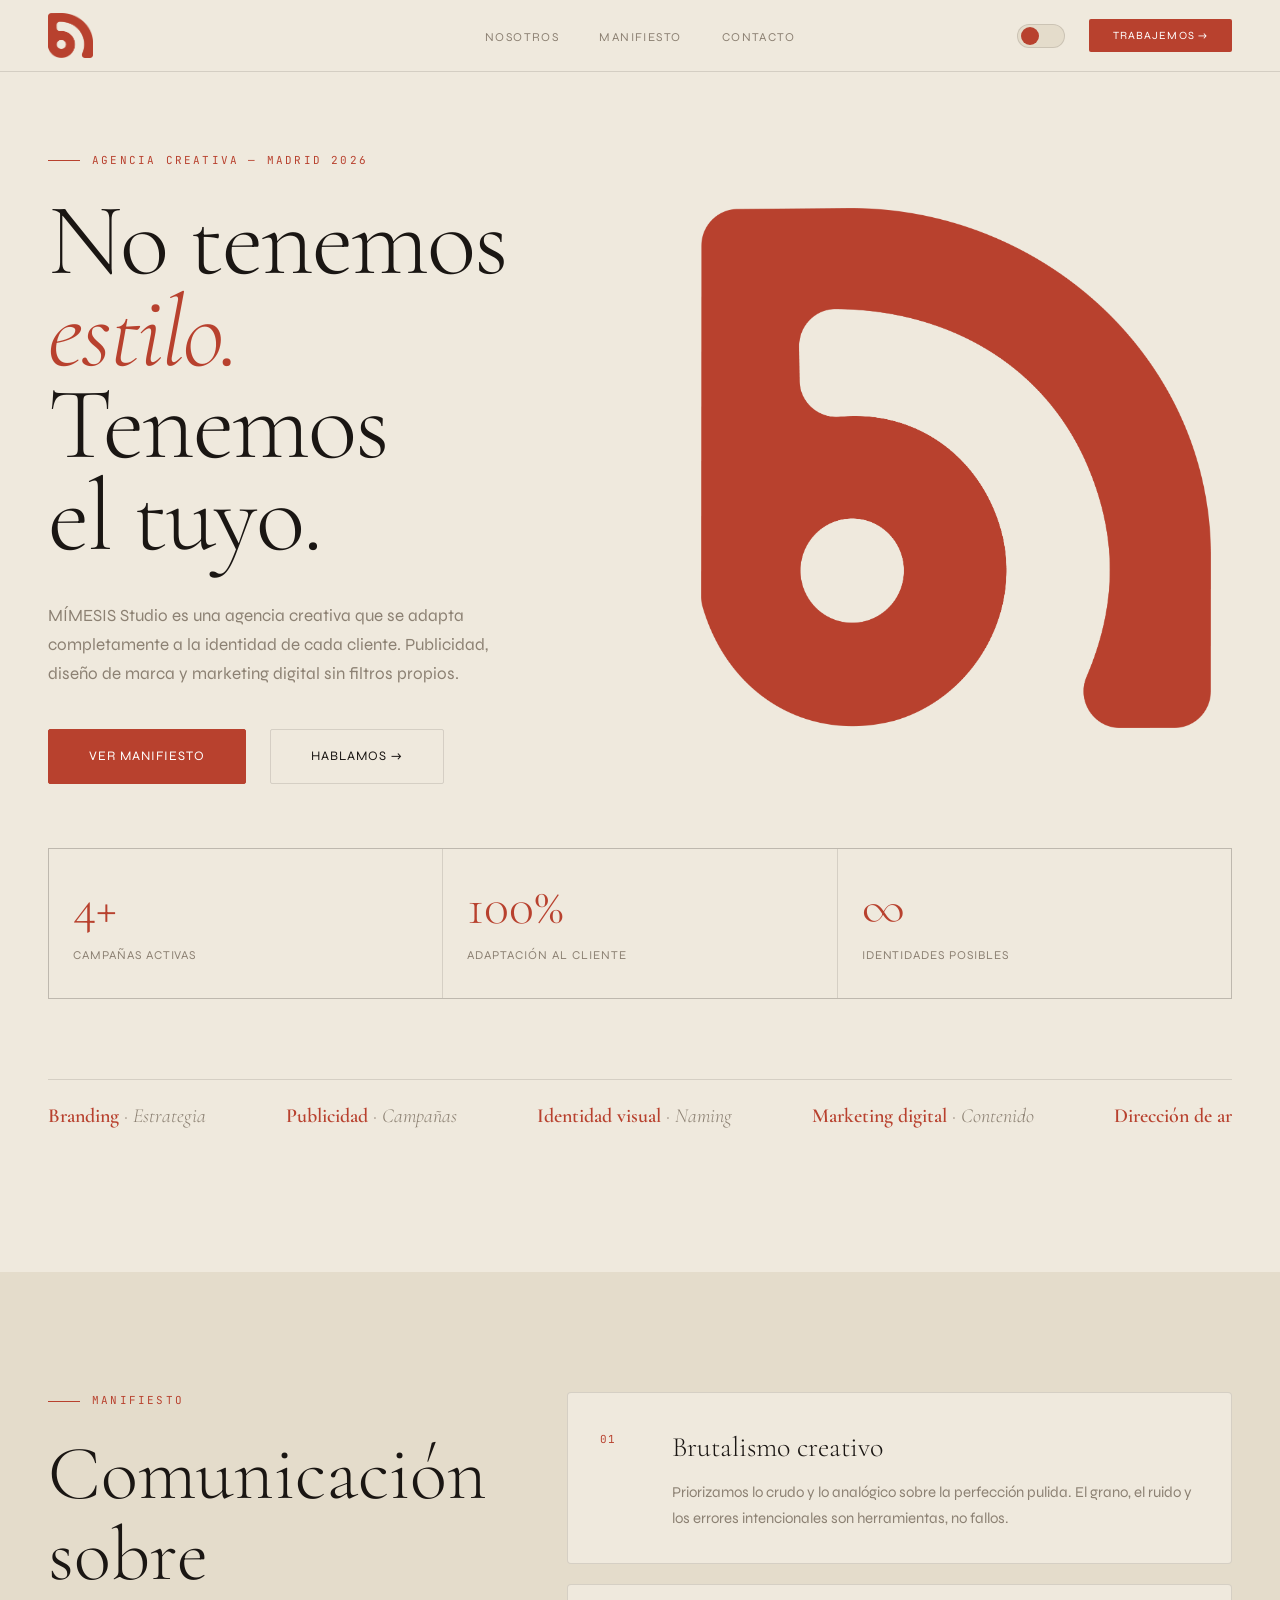
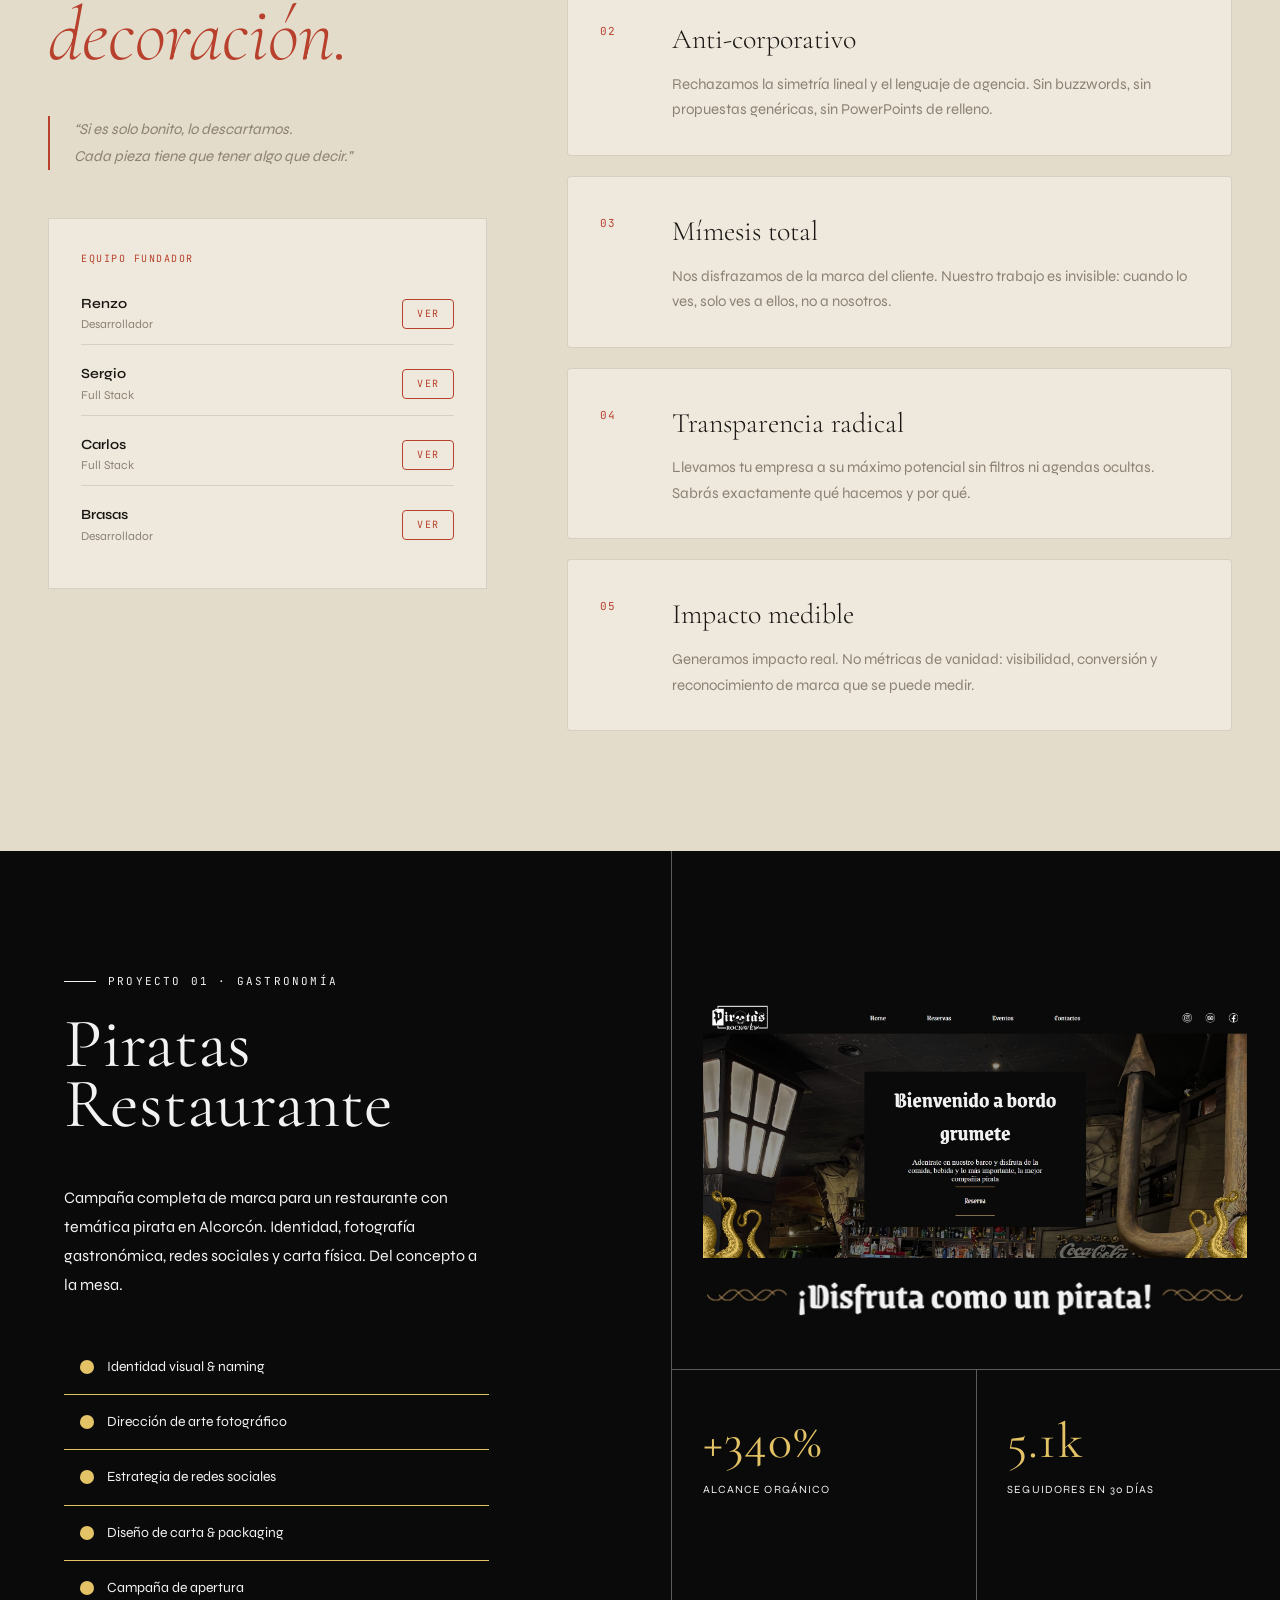
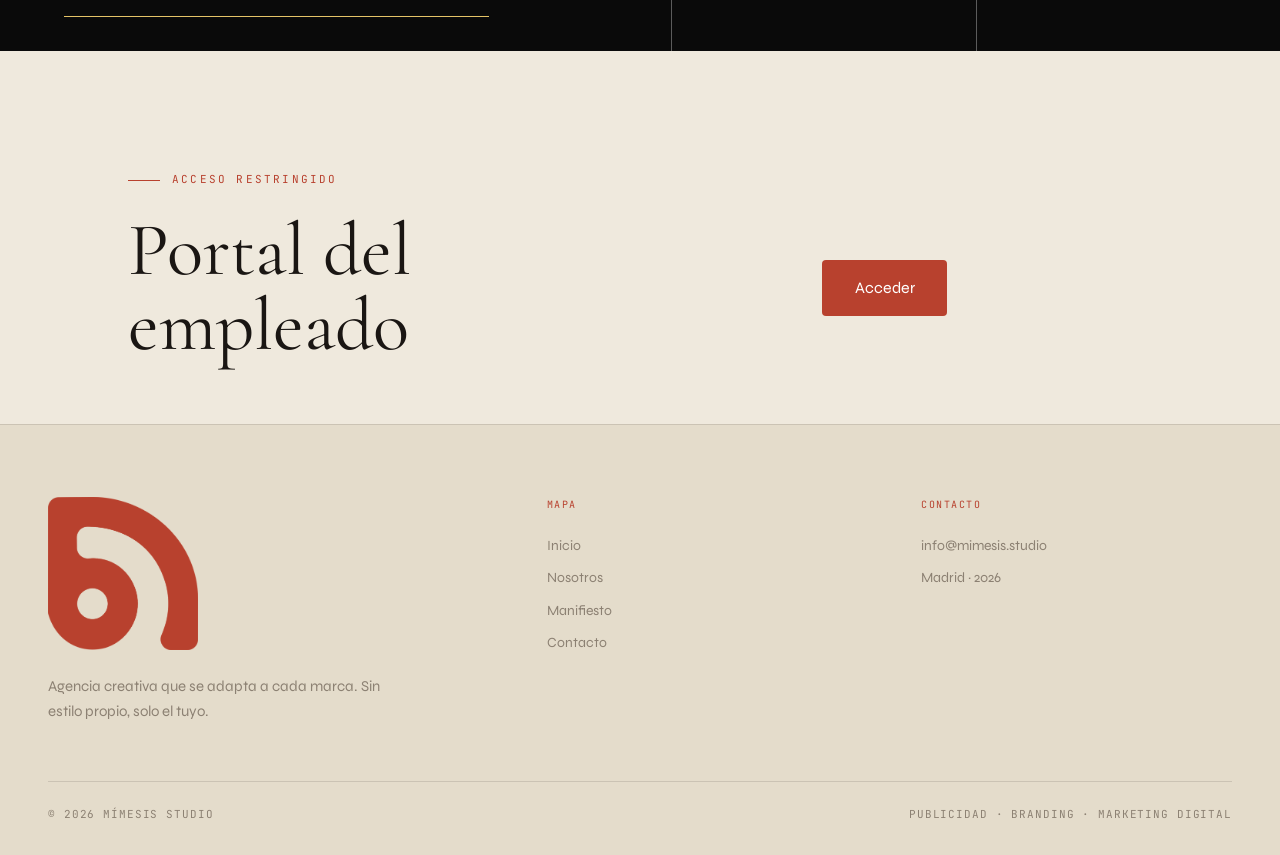
<file: Paginas/index.html>
<!DOCTYPE html>
<html lang="es" data-theme="day">

<head>
    <meta charset="UTF-8" />
    <meta name="viewport" content="width=device-width, initial-scale=1.0" />
    <title>MÍMESIS Studio — Agencia Creativa</title>

    <link rel="preconnect" href="https://fonts.googleapis.com" />
    <link rel="preconnect" href="https://fonts.gstatic.com" crossorigin />
    <link
        href="https://fonts.googleapis.com/css2?family=Cormorant+Garamond:ital,wght@0,300;0,400;0,600;0,700;1,300;1,400&family=Syne:wght@400;500;600;700;800&family=JetBrains+Mono:wght@300;400&display=swap"
        rel="stylesheet" />

    <link rel="stylesheet" href="style.css" />
    <link rel="stylesheet" href="mediasQuerys.css" />
</head>

<body class="ind-body">
    <header class="ind-header">
        <nav class="ind-nav" aria-label="Navegación principal">

            <a class="ind-nav__logo-link" href="#inicio" aria-label="Ir al inicio">
                <img class="ind-nav__logo" src="/Paginas/Imagenes/LogoMímesis_Claro.png" alt="MÍMESIS Studio">
            </a>

            <ul class="ind-nav__list">
                <li class="ind-nav__item">
                    <a class="ind-nav__link" href="#valores">Nosotros</a>
                </li>
                <li class="ind-nav__item">
                    <a class="ind-nav__link" href="#valores">Manifiesto</a>
                </li>
                <li class="ind-nav__item">
                    <a class="ind-nav__link" href="#contacto">Contacto</a>
                </li>
            </ul>

            <div class="ind-nav__actions">
                <button class="ind-theme-toggle" type="button" onclick="indToggleTheme()">
                    <span class="ind-theme-toggle__dot"></span>
                </button>

                <a class="ind-button ind-button--nav" href="#contacto">Trabajemos →</a>
            </div>
        </nav>
    </header>

    <main class="ind-main">
        <section class="ind-hero" id="inicio">
            <div class="ind-container">
                <div class="ind-hero__grid">
                    <div class="ind-hero__content">
                        <p class="ind-label">Agencia creativa — Madrid 2026</p>

                        <h1 class="ind-hero__title">
                            No tenemos<br />
                            <em class="ind-hero__accent">estilo.</em><br />
                            Tenemos<br />
                            el tuyo.
                        </h1>

                        <p class="ind-hero__text">
                            MÍMESIS Studio es una agencia creativa que se adapta completamente a la identidad de cada
                            cliente.
                            Publicidad, diseño de marca y marketing digital sin filtros propios.
                        </p>

                        <div class="ind-hero__buttons">
                            <a class="ind-button ind-button--primary" href="#valores">Ver manifiesto</a>
                            <a class="ind-button ind-button--ghost" href="#contacto">Hablamos →</a>
                        </div>
                    </div>

                    <div class="ind-hero__visual" aria-label="Logo principal de MÍMESIS Studio">
                        <img class="ind-hero__logo" src="/Paginas/Imagenes/LogoMímesis_Claro.png" alt="MÍMESIS Studio">
                    </div>
                </div>

                <div class="ind-stats" aria-label="Datos destacados">
                    <article class="ind-stats__item">
                        <strong class="ind-stats__number">4+</strong>
                        <span class="ind-stats__label">Campañas activas</span>
                    </article>

                    <article class="ind-stats__item">
                        <strong class="ind-stats__number">100%</strong>
                        <span class="ind-stats__label">Adaptación al cliente</span>
                    </article>

                    <article class="ind-stats__item">
                        <strong class="ind-stats__number">∞</strong>
                        <span class="ind-stats__label">Identidades posibles</span>
                    </article>
                </div>

                <div class="ind-marquee" aria-hidden="true">
                    <div class="ind-marquee__track">
                        <span class="ind-marquee__item"><strong>Branding</strong> · Estrategia</span>
                        <span class="ind-marquee__item"><strong>Publicidad</strong> · Campañas</span>
                        <span class="ind-marquee__item"><strong>Identidad visual</strong> · Naming</span>
                        <span class="ind-marquee__item"><strong>Marketing digital</strong> · Contenido</span>
                        <span class="ind-marquee__item"><strong>Dirección de arte</strong> · Fotografía</span>

                        <span class="ind-marquee__item"><strong>Branding</strong> · Estrategia</span>
                        <span class="ind-marquee__item"><strong>Publicidad</strong> · Campañas</span>
                        <span class="ind-marquee__item"><strong>Identidad visual</strong> · Naming</span>
                        <span class="ind-marquee__item"><strong>Marketing digital</strong> · Contenido</span>
                        <span class="ind-marquee__item"><strong>Dirección de arte</strong> · Fotografía</span>
                    </div>
                </div>
            </div>
        </section>

        <section class="ind-values" id="valores">
            <div class="ind-container">
                <div class="ind-values__grid">
                    <aside class="ind-values__aside">
                        <p class="ind-label">Manifiesto</p>

                        <h2 class="ind-values__title">
                            Comunicación<br />
                            sobre<br />
                            <em class="ind-values__accent">decoración.</em>
                        </h2>

                        <blockquote class="ind-values__quote">
                            “Si es solo bonito, lo descartamos.<br />
                            Cada pieza tiene que tener algo que decir.”
                        </blockquote>

                        <div class="ind-team">
                            <p class="ind-team__eyebrow">Equipo fundador</p>

                            <ul class="ind-team__list">
                                <li class="ind-team__item">
                                    <div class="ind-team__info">
                                        <strong class="ind-team__name">Renzo</strong>
                                        <span class="ind-team__role">Desarrollador</span>
                                    </div>

                                    <a href="/Paginas/Sumo/Sumo.html" class="ind-team__button">Ver</a>
                                </li>

                                <li class="ind-team__item">
                                    <div class="ind-team__info">
                                        <strong class="ind-team__name">Sergio</strong>
                                        <span class="ind-team__role">Full Stack</span>
                                    </div>

                                    <a href="/Paginas/capitalHome.html" class="ind-team__button">Ver</a>
                                </li>

                                <li class="ind-team__item">
                                    <div class="ind-team__info">
                                        <strong class="ind-team__name">Carlos</strong>
                                        <span class="ind-team__role">Full Stack</span>
                                    </div>

                                    <a href="/Paginas/Piratas.html" class="ind-team__button">Ver</a>
                                </li>

                                <li class="ind-team__item">
                                    <div class="ind-team__info">
                                        <strong class="ind-team__name">Brasas</strong>
                                        <span class="ind-team__role">Desarrollador</span>
                                    </div>

                                    <a href="/Paginas/RonBRS.html" class="ind-team__button">Ver</a>
                                </li>
                            </ul>
                        </div>
                    </aside>

                    <div class="ind-values__list">
                        <article class="ind-value-card">
                            <span class="ind-value-card__number">01</span>

                            <div class="ind-value-card__content">
                                <h3 class="ind-value-card__title">Brutalismo creativo</h3>
                                <p class="ind-value-card__text">
                                    Priorizamos lo crudo y lo analógico sobre la perfección pulida.
                                    El grano, el ruido y los errores intencionales son herramientas,
                                    no fallos.
                                </p>
                            </div>
                        </article>

                        <article class="ind-value-card">
                            <span class="ind-value-card__number">02</span>

                            <div class="ind-value-card__content">
                                <h3 class="ind-value-card__title">Anti-corporativo</h3>
                                <p class="ind-value-card__text">
                                    Rechazamos la simetría lineal y el lenguaje de agencia.
                                    Sin buzzwords, sin propuestas genéricas, sin PowerPoints de relleno.
                                </p>
                            </div>
                        </article>

                        <article class="ind-value-card">
                            <span class="ind-value-card__number">03</span>

                            <div class="ind-value-card__content">
                                <h3 class="ind-value-card__title">Mímesis total</h3>
                                <p class="ind-value-card__text">
                                    Nos disfrazamos de la marca del cliente. Nuestro trabajo es invisible:
                                    cuando lo ves, solo ves a ellos, no a nosotros.
                                </p>
                            </div>
                        </article>

                        <article class="ind-value-card">
                            <span class="ind-value-card__number">04</span>

                            <div class="ind-value-card__content">
                                <h3 class="ind-value-card__title">Transparencia radical</h3>
                                <p class="ind-value-card__text">
                                    Llevamos tu empresa a su máximo potencial sin filtros ni agendas ocultas.
                                    Sabrás exactamente qué hacemos y por qué.
                                </p>
                            </div>
                        </article>

                        <article class="ind-value-card">
                            <span class="ind-value-card__number">05</span>

                            <div class="ind-value-card__content">
                                <h3 class="ind-value-card__title">Impacto medible</h3>
                                <p class="ind-value-card__text">
                                    Generamos impacto real. No métricas de vanidad: visibilidad, conversión
                                    y reconocimiento de marca que se puede medir.
                                </p>
                            </div>
                        </article>
                    </div>
                </div>
            </div>
        </section>


        <section class="ind-gastronomy">
            <div class="ind-gastronomy__box">
                <div class="ind-gastronomy__textbox ind-gastronomy__textbox--1">
                    <p class="ind-label ind-gastronomy__label">Proyecto 01 · Gastronomía</p>
                    <div class="ind-gastronomy__title">
                        <p>Piratas</p>
                        <p>Restaurante</p>
                    </div>

                    <div class="ind-gastronomy__text">
                        <p>Campaña completa de marca para un restaurante con temática pirata en Alcorcón. Identidad,
                            fotografía gastronómica, redes sociales y carta física. Del concepto a la mesa.</p>
                    </div>

                    <div class="ind-gastronomy__values">
                        <p><span class="ind-gastronomy__dot">oo</span> Identidad visual & naming</p>
                        <p><span class="ind-gastronomy__dot">oo</span> Dirección de arte fotográfico</p>
                        <p><span class="ind-gastronomy__dot">oo</span> Estrategia de redes sociales</p>
                        <p><span class="ind-gastronomy__dot">oo</span> Diseño de carta & packaging</p>
                        <p><span class="ind-gastronomy__dot">oo</span> Campaña de apertura</p>
                    </div>
                </div>
                <div class="ind-gastronomy__imagebox">
                    <div class="ind-gastronomy__images">
                        <img src="Imagenes/ind-fotoHomePiratas.jpg" class="ind-gastronomy__image">
                        <img src="Imagenes/ind-fotoTextoPiratas.jpg" class="ind-gastronomy__image">
                    </div>
                    <div class="ind-gastronomy__percentages">
                        <div class="ind-gastronomy__percentageColumn">
                            <p class="ind-gastronomy__percentage">+340%</p>
                            <p>ALCANCE ORGÁNICO</p>
                        </div>
                        <div class="ind-gastronomy__percentageColumn ind-gastronomy__percentageColumn--2">
                            <p class="ind-gastronomy__percentage">5.1k</p>
                            <p>SEGUIDORES EN 30 DÍAS</p>
                        </div>
                    </div>
                </div>
            </div>
        </section>


        <section class="ind-employee">
            <div class="ind-employee__box">
                <p class="ind-label">Acceso restringido</p>
                <div class="ind-employee__rowTitle">
                    <p class="ind-employee__title">Portal del empleado</p>
                    <p class="ind-employee__button" id="ind-employee__button">Acceder</p>
                </div>


                <div class="ind-login" id="ind-login">
                    <div class="ind-login__content">
                        <h3>Login</h3>
                        <form>
                            <label>
                                <p>Usuario: </p>
                                <input type="text" placeholder="user1 / usuario" id="user" required>
                            </label>

                            <label>
                                <p>Contraseña: </p>
                                <input type="password" placeholder="1234" id="password" required>
                            </label>
                            <br>
                            <button class="enterButton" id="loginButton">Entrar</button>
                        </form>
                    </div>
                </div>

                <div class="ind-employee__content" id="ind-employee__content">
                    <div class="ind-employee__column1">
                        <div class="ind-employee__titleBox">
                            <p>MÍMESIS</p>
                            <p class="ind-employee__subtitle">Portal Interno</p>
                        </div>
                        <div class="ind-employee__labels">
                            <div class="ind-employee__label ind-employee__label--active">
                                <img>
                                <p>Dashboard</p>
                            </div>
                            <div class="ind-employee__label">
                                <img>
                                <p>Mi contrato</p>
                            </div>
                            <div class="ind-employee__label">
                                <img>
                                <p>Mis nóminas</p>
                            </div>
                            <div class="ind-employee__label">
                                <img>
                                <p>Subir documentos</p>
                            </div>
                            <div class="ind-employee__label">
                                <img>
                                <p>Mi perfil</p>
                            </div>
                        </div>
                    </div>
                    <div class="ind-employee__column2">
                        <div class="ind-employee__header">
                            <div class="ind-employee__nameBox">
                                <p>Hola,</p>
                                <p class="ind-employee__name" id="ind-employee__name">Nombre</p>
                            </div>
                            <p class="ind-employee__date">Lun, 2 Mar 2026 · MÍMESIS Studio, S.L.</p>
                        </div>
                        <div class="ind-employee__information">
                            <div class="ind-employee__card">
                                <p class="ind-employee__titleCard">ESTADO CONTRATO</p>
                                <p class="ind-employee__mediumCard ind-employee__mediumCard--green">Activo</p>
                                <p class="ind-employee__textCard">Formativo práctica profesional · 1 año</p>
                            </div>
                            <div class="ind-employee__card">
                                <p class="ind-employee__titleCard">PRÓXIMA NÓMINA</p>
                                <p class="ind-employee__mediumCard ind-employee__mediumCard--red">31 Mar</p>
                                <p class="ind-employee__textCard">Salario bruto; 1.221,00€</p>
                            </div>
                            <div class="ind-employee__card">
                                <p class="ind-employee__titleCard">VACACIONES DISP.</p>
                                <p class="ind-employee__mediumCard ind-employee__mediumCard--red">30</p>
                                <p class="ind-employee__textCard">Días naturales - ejercicio 2026</p>
                            </div>
                        </div>
                        <div class="ind-employee__documentation">
                            <div class="ind-employee__separatorBox">
                                <b class="ind-employee__separatorTitle">DOCUMENTOS DISPONIBLES</b>
                                <hr class="ind-employee__documentationLine">
                            </div>
                            <div class="ind-employee__documents">
                                <div class="ind-employee__document">
                                    <div class="ind-employee__top">
                                        <p class="ind-employee__pdf">PDF</p>
                                        <div class="ind-employee__topBox">
                                            <p class="ind-employee__topTitle">Contrato de trabajo</p>
                                            <p>Firmado · 02/03/2026</p>
                                        </div>
                                    </div>
                                    <div class="ind-employee__down">
                                        <ul>
                                            <li class="ind-employee__state">Vigente</li>
                                        </ul>
                                        <p class="ind-employee__download">DESCARGAR -></p>
                                    </div>
                                </div>
                                <div class="ind-employee__document">
                                    <div class="ind-employee__top">
                                        <p class="ind-employee__pdf">PDF</p>
                                        <div class="ind-employee__topBox">
                                            <p class="ind-employee__topTitle">Nómina — Marzo 2026</p>
                                            <p>Emitida · 31/03/2026</p>
                                        </div>
                                    </div>
                                    <div class="ind-employee__down">
                                        <ul>
                                            <li class="ind-employee__state">Vigente</li>
                                        </ul>
                                        <p class="ind-employee__download">DESCARGAR -></p>
                                    </div>
                                </div>
                                <div class="ind-employee__document">
                                    <div class="ind-employee__top">
                                        <p class="ind-employee__pdf">PDF</p>
                                        <div class="ind-employee__topBox">
                                            <p class="ind-employee__topTitle">Carta de despido</p>
                                            <p>Emitida · 10/02/2027</p>
                                        </div>
                                    </div>
                                    <div class="ind-employee__down">
                                        <ul>
                                            <li class="ind-employee__state">Vigente</li>
                                        </ul>
                                        <p class="ind-employee__download">DESCARGAR -></p>
                                    </div>
                                </div>
                            </div>

                            <div class="ind-employee__separatorBox">
                                <b>SUBIR DOCUMENTACIÓN</b>
                                <hr class="ind-employee__documentationLine">
                            </div>
                            <div class="ind-employee__yourDocumentation">
                                <p class="ind-employee__arrow">↑</p>
                                <p class="ind-employee__yourTitle">Arrastra tu documento aquí</p>
                                <p>o <span class="ind-employee__yourAccent">seleciona un archivo</span> desde el equipo
                                </p>
                                <p class="ind-employee__yourType">PDF, DOC, JPG · Máx. 10 MB</p>
                            </div>
                        </div>

                        <div class="ind-employee__historic">
                            <div class="ind-employee__separatorBox">
                                <b>HISTORIAL DE NÓMINAS</b>
                                <hr class="ind-employee__documentationLine">
                            </div>
                            <table class="ind-employee__table">
                                <tr class="ind-employee__row ind-employee__row--1">
                                    <th>PERÍODO</th>
                                    <th>SALARIO BRUTO</th>
                                    <th>SALARIO BRUTO</th>
                                    <th>DEDUCCIONES SS</th>
                                    <th>RET.IRPF</th>
                                    <th>ESTADO</th>
                                </tr>
                                <tr class="ind-employee__row">
                                    <td>Marzo 2026</td>
                                    <td>1.271,00€</td>
                                    <td class="ind-employee__textRed">- 92,59€</td>
                                    <td class="ind-employee__textMuted">0,00€</td>
                                    <td>1.178,41€</td>
                                    <td>
                                        <p class="ind-employee__statePaid">✓ Pagada</p>
                                    </td>
                                </tr>
                                <tr class="ind-employee__row">
                                    <td>Abril 2026</td>
                                    <td>-</td>
                                    <td>-</td>
                                    <td>-</td>
                                    <td>-</td>
                                    <td>
                                        <p class="ind-employee__statePending">Pendiente</p>
                                    </td>
                                </tr>
                            </table>
                        </div>
                    </div>
                </div>

            </div>
            </div>
        </section>

        <span class="ind-contact-anchor" id="contacto" aria-hidden="true"></span>

        <footer class="ind-footer">
            <div class="ind-container">
                <div class="ind-footer__grid">

                    <div class="ind-footer__brand">
                        <a class="ind-footer__logo-link" href="#inicio">
                            <img class="ind-footer__logo" src="/Paginas/Imagenes/LogoMímesis_Claro.png"
                                alt="MÍMESIS Studio">
                        </a>

                        <p class="ind-footer__text">
                            Agencia creativa que se adapta a cada marca. Sin estilo propio, solo el tuyo.
                        </p>
                    </div>

                    <nav class="ind-footer__nav" aria-label="Navegación del footer">
                        <p class="ind-footer__title">Mapa</p>

                        <a href="#inicio" class="ind-footer__link">Inicio</a>
                        <a href="#valores" class="ind-footer__link">Nosotros</a>
                        <a href="#valores" class="ind-footer__link">Manifiesto</a>
                        <a href="#contacto" class="ind-footer__link">Contacto</a>
                    </nav>

                    <div class="ind-footer__contact">
                        <p class="ind-footer__title">Contacto</p>

                        <a href="mailto:info@mimesis.studio" class="ind-footer__link">info@mimesis.studio</a>
                        <p class="ind-footer__small">Madrid · 2026</p>
                    </div>

                </div>

                <div class="ind-footer__bottom">
                    <p>© 2026 MÍMESIS Studio</p>
                    <p>Publicidad · Branding · Marketing digital</p>
                </div>
            </div>
        </footer>
    </main>

    <script src="script.js"></script>
</body>

</html>
</file>
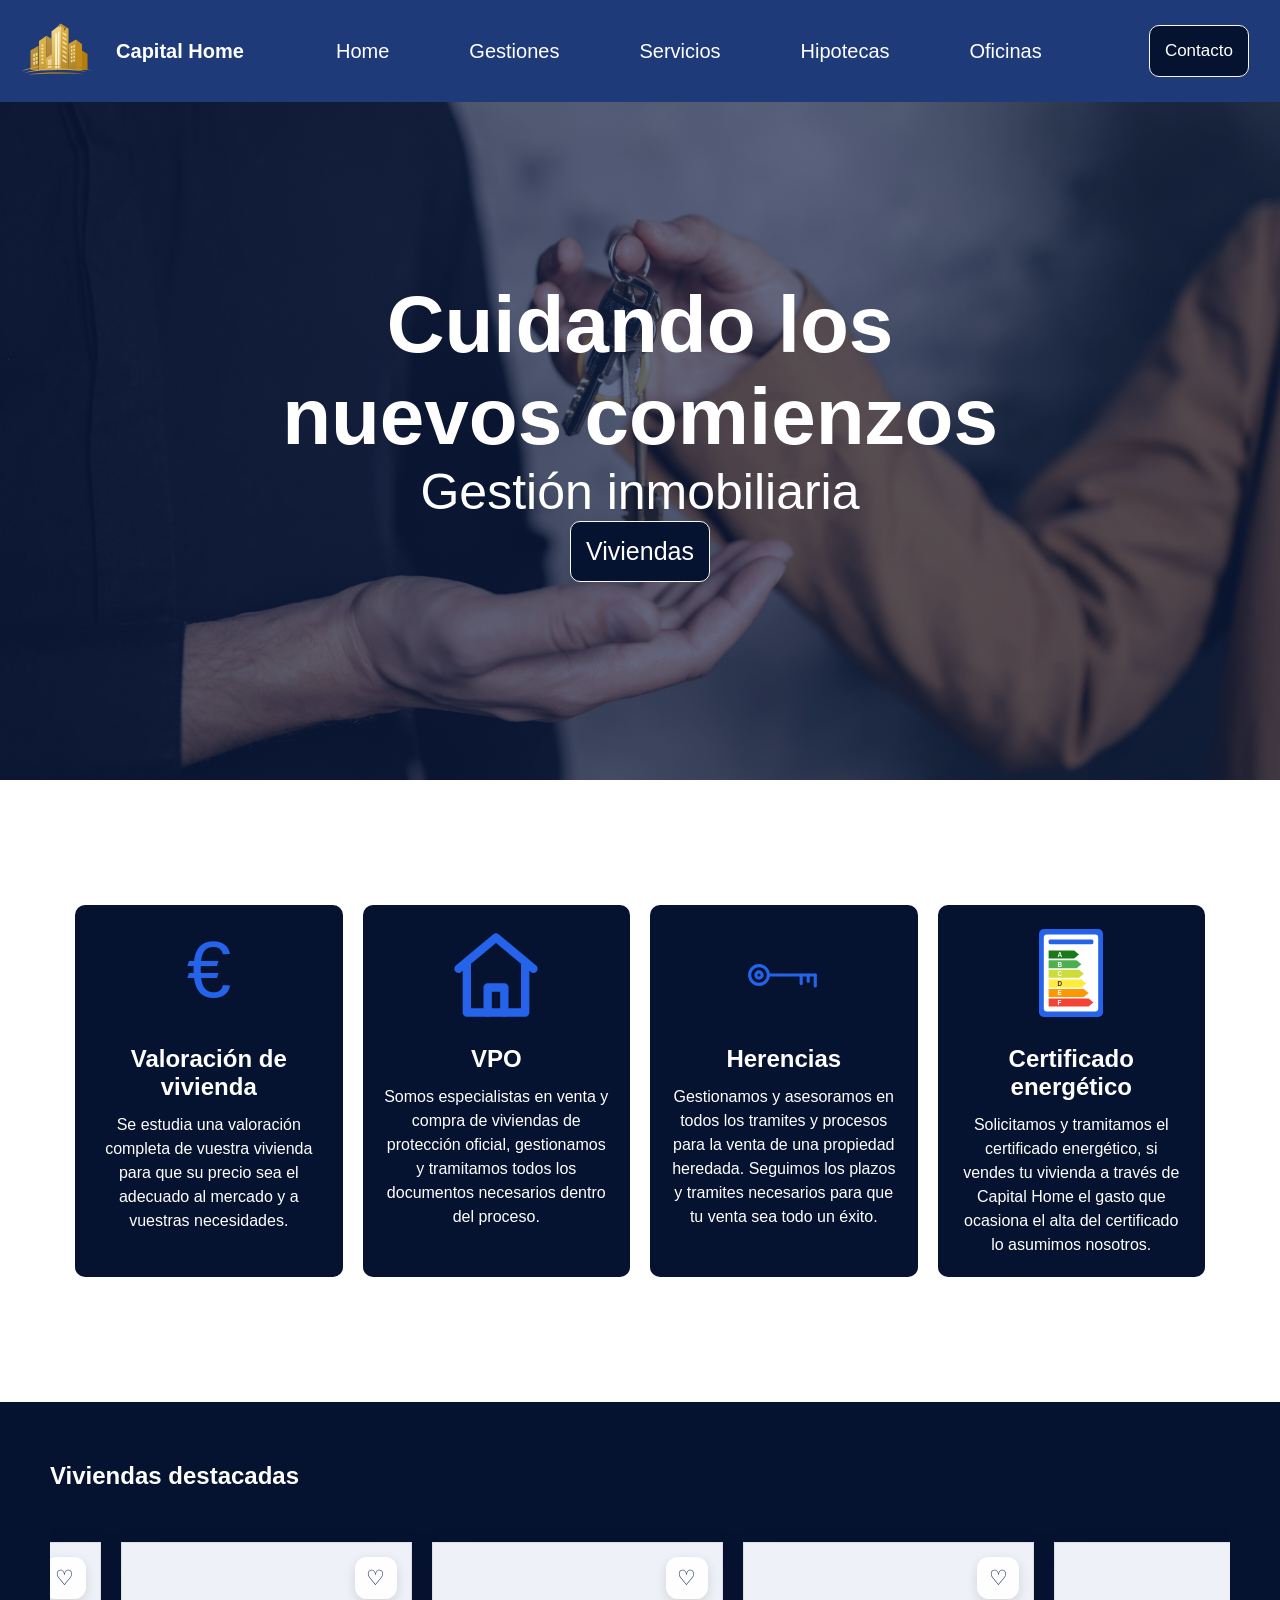
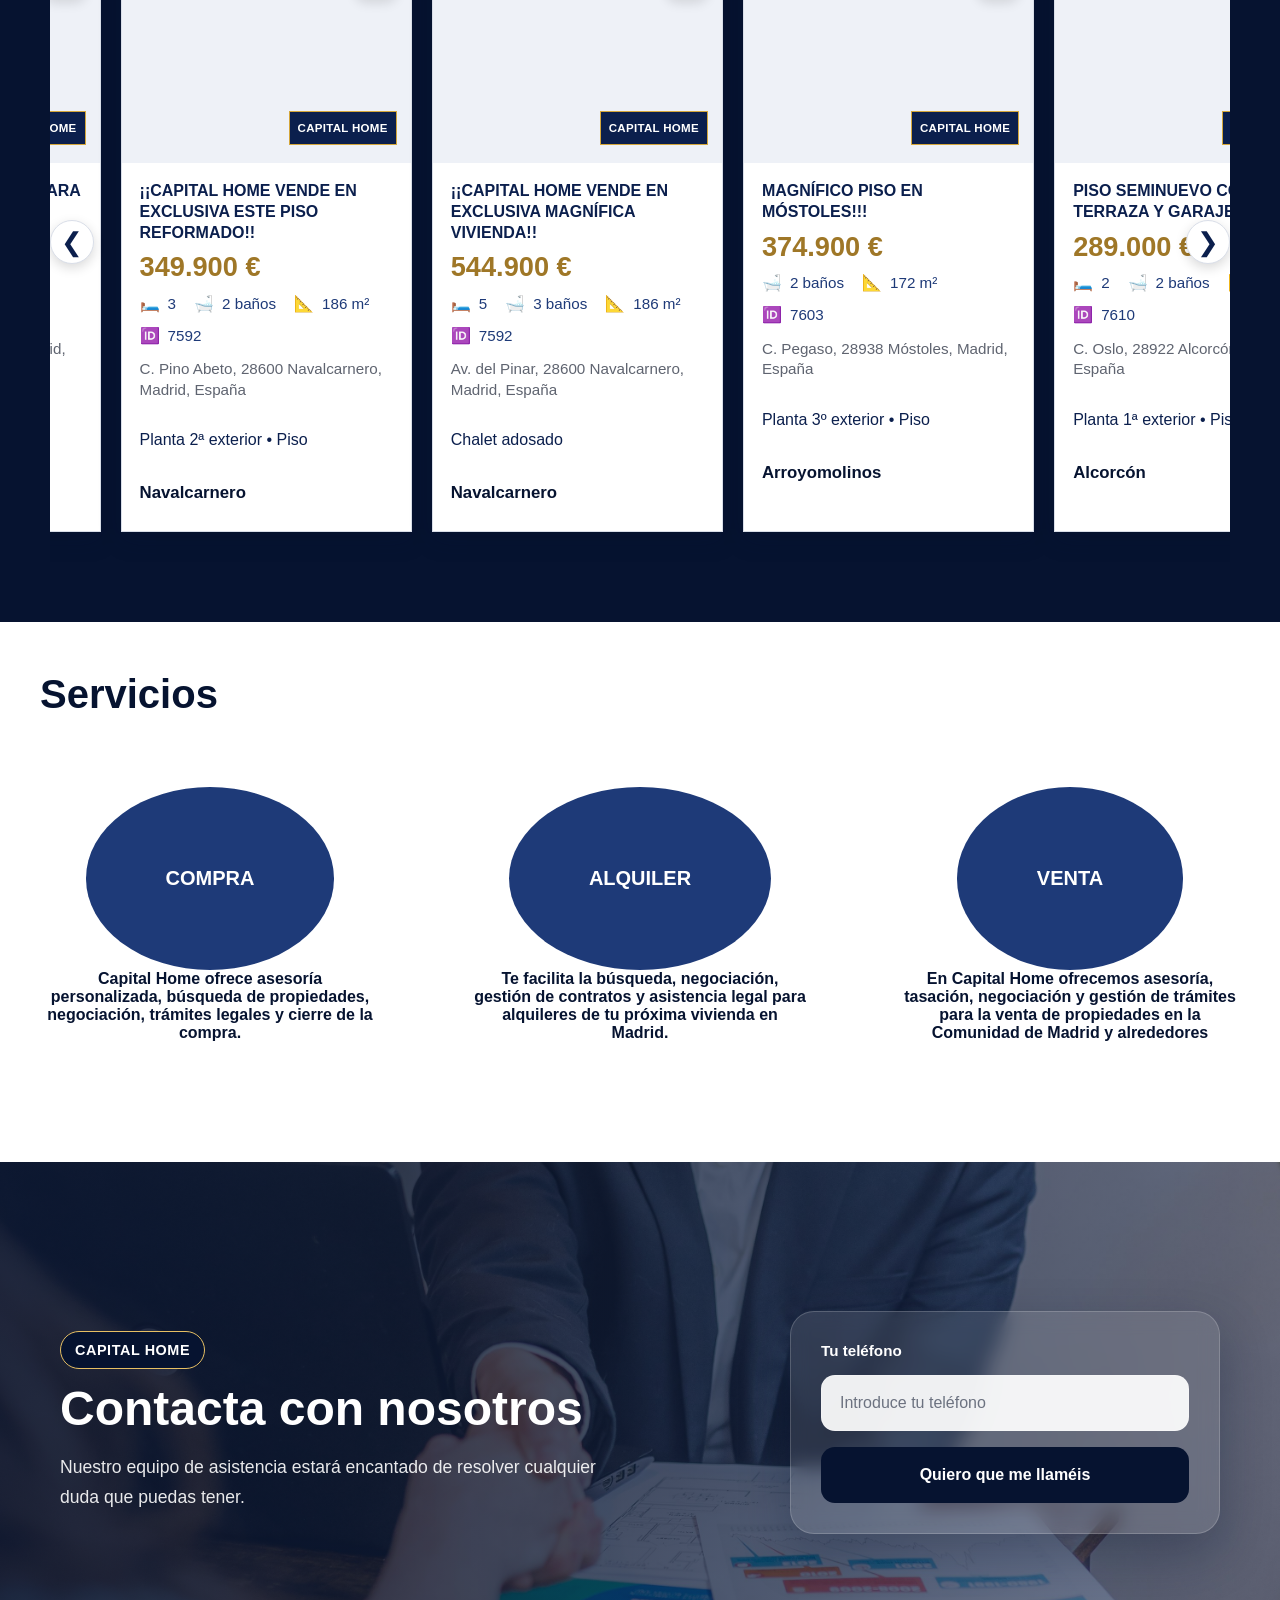
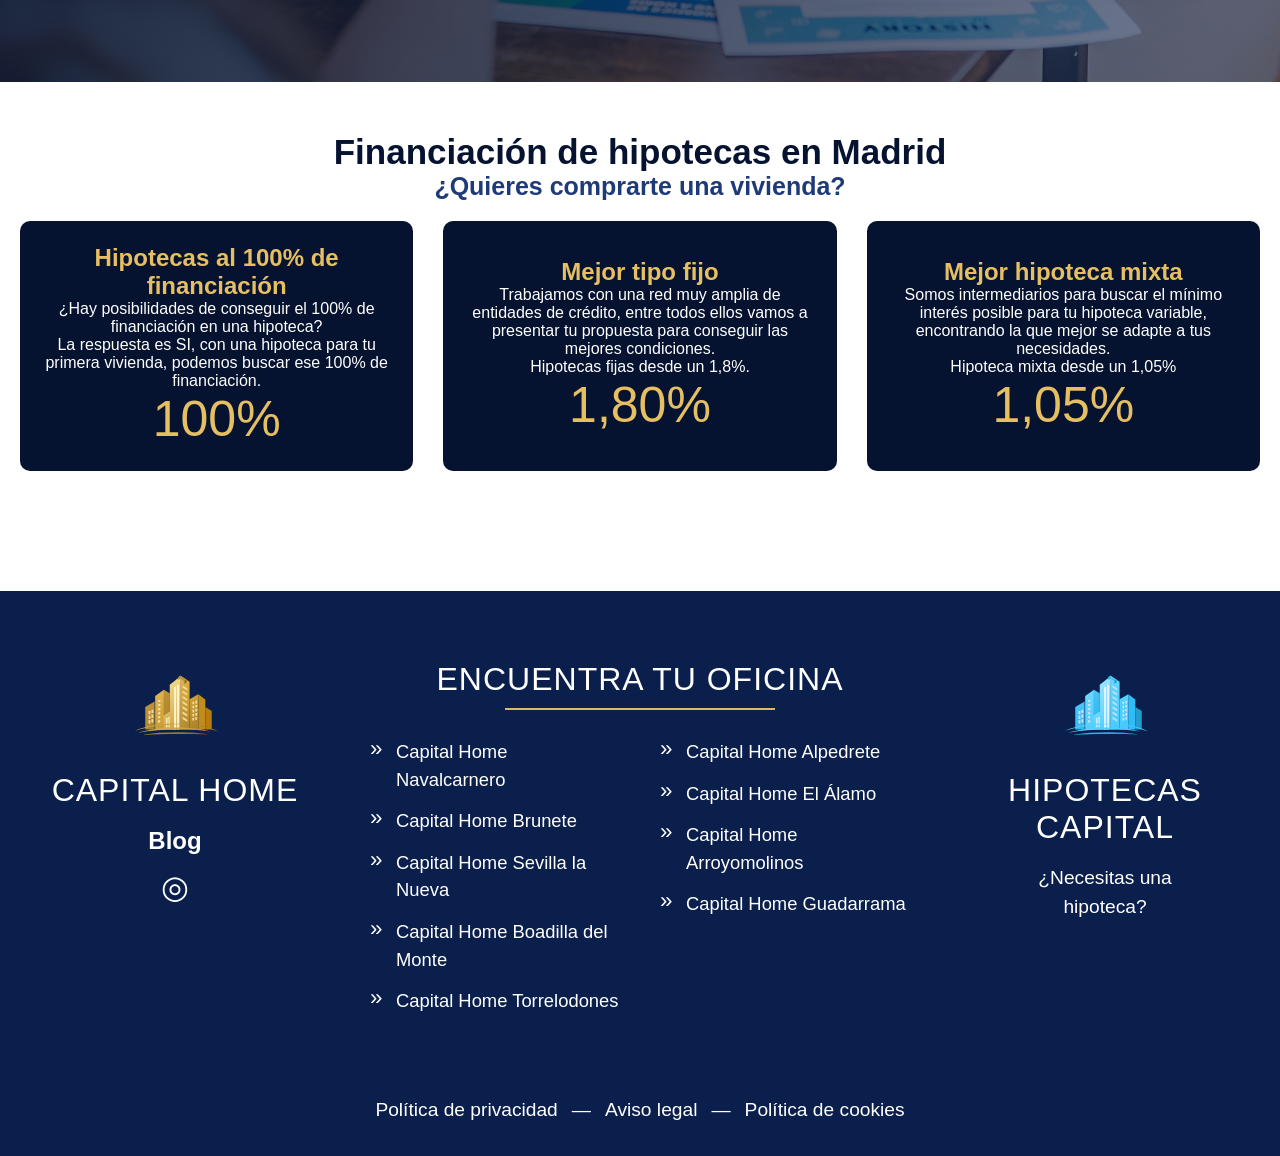
<file: Paginas/capitalHome.html>
<!DOCTYPE html>
<html lang="en">

<head>
    <meta charset="UTF-8">
    <meta name="viewport" content="width=device-width, initial-scale=1.0">
    <title>Capital Home</title>
    <link rel="stylesheet" href="style.css">
    <link rel="stylesheet" href="mediasQuerys.css">
</head>

<body class="cph-body">

    <header class="cph-header">

        <div class="cph-header__left">


            <img src="/Paginas/Imagenes/capital-home-logo-gold-transparent.svg" alt="" class="cph-left__img">
            <a class="list__link" href="#inicio">
                <h3 class="cph-left__title">Capital Home</h3>
            </a>



        </div>

        <nav class="cph-header__center" aria-label="Menú principal">


            <ul class="center__list">

                <li class="list__item"><a href="/Paginas/index.html" class="list__link">Home</a></li>
                <li class="list__item"><a href="#gestion" class="list__link">Gestiones</a></li>
                <li class="list__item"><a href="#servicios" class="list__link">Servicios</a></li>
                <li class="list__item"><a href="#financia" class="list__link">Hipotecas</a></li>
                <li class="list__item"><a href="#oficina" class="list__link">Oficinas</a></li>

            </ul>


        </nav>

        <div class="cph-header__right">

            <div class="right__box">

                <button class="box__button">
                    <a href="#contacta" class="button__link">Contacto</a>
                </button>

            </div>


        </div>


    </header>


    <section id="inicio" class="cph-hero">

        <div class="cph-hero__box">

            <div class="cph-box__top">

                <h1 class="cph-hero__title">Cuidando los <br> nuevos comienzos</h1>
                <p class="cph-hero__text">Gestión inmobiliaria</p>

            </div>

            <div class="cph-box__bot">


                <button class="box__button">
                    <a href="#vivienda" class="button__link--size">Viviendas</a>
                </button>

            </div>
        </div>
    </section>

    <section id="gestion" class="cph-empresa">

        <div class="cph-empresa__box">


            <article class="cph-empresa__card">
                <img src="/Paginas/Imagenes/euro_icon.svg" alt="" class="cph-empresa__img">
                <h2 class="cph-empresa__title">Valoración de vivienda</h2>
                <p class="cph-empresa__text">
                    Se estudia una valoración completa de vuestra vivienda para que su
                    precio sea el adecuado al mercado y a vuestras necesidades.
                </p>
            </article>

            <article class="cph-empresa__card">
                <img src="/Paginas/Imagenes/house_icon_blue.svg" alt="" class="cph-empresa__img">
                <h2 class="cph-empresa__title">VPO</h2>
                <p class="cph-empresa__text">
                    Somos especialistas en venta y compra de viviendas de protección oficial,
                    gestionamos y tramitamos todos los documentos necesarios dentro del proceso.
                </p>
            </article>

            <article class="cph-empresa__card">
                <img src="/Paginas/Imagenes/key_icon_modern_straight_blue.svg" alt="" class="cph-empresa__img">
                <h2 class="cph-empresa__title">Herencias</h2>
                <p class="cph-empresa__text">
                    Gestionamos y asesoramos en todos los tramites y procesos para la venta de una
                    propiedad heredada. Seguimos los plazos y tramites necesarios para que tu venta sea todo un
                    éxito.
                </p>
            </article>

            <article class="cph-empresa__card">
                <img src="/Paginas/Imagenes/certificado_energetico_icon.svg" alt="" class="cph-empresa__img">
                <h2 class="cph-empresa__title">Certificado energético</h2>
                <p class="cph-empresa__text">
                    Solicitamos y tramitamos el certificado energético, si vendes tu vivienda a
                    través de Capital Home el gasto que ocasiona el alta del certificado lo asumimos nosotros.
                </p>
            </article>
    </section>

    <section id="vivienda" class="cph-carousel">
        <h1 class="cph-carousel__title">Viviendas destacadas</h1>

        <div class="cph-carousel__wrapper" id="carousel">
            <button class="cph-carousel__arrow cph-carousel__arrow--prev" id="prevBtn"
                aria-label="Anterior">&#10094;</button>

            <div class="cph-carousel__track" id="carouselTrack">
                <a href="https://ejemplo.com/piso-1" target="_blank" rel="noopener noreferrer"
                    class="cph-property-card-link">
                    <article class="cph-property-card">
                        <div class="cph-property-card__image-wrapper">
                            <img class="cph-property-card__image" src="/Paginas/Imagenes/casa1.jpg"
                                alt="Salón luminoso de piso en Navalcarnero" />
                            <button class="cph-property-card__favorite-btn" aria-label="Guardar">♡</button>
                            <div class="cph-property-card__brand-badge">CAPITAL HOME</div>
                        </div>
                        <div class="cph-property-card__content">
                            <h2 class="cph-property-card__title">¡¡CAPITAL HOME VENDE EN EXCLUSIVA ESTE PISO
                                REFORMADO!!</h2>
                            <p class="cph-property-card__price">349.900 €</p>
                            <div class="cph-property-card__features">
                                <div class="cph-property-card__feature">
                                    <span class="cph-property-card__feature-icon">🛏️</span>
                                    <span class="cph-property-card__feature-text">3</span>
                                </div>
                                <div class="cph-property-card__feature">
                                    <span class="cph-property-card__feature-icon">🛁</span>
                                    <span class="cph-property-card__feature-text">2 baños</span>
                                </div>
                                <div class="cph-property-card__feature">
                                    <span class="cph-property-card__feature-icon">📐</span>
                                    <span class="cph-property-card__feature-text">186 m²</span>
                                </div>
                                <div class="cph-property-card__feature">
                                    <span class="cph-property-card__feature-icon">🆔</span>
                                    <span class="cph-property-card__feature-text">7592</span>
                                </div>
                            </div>
                            <p class="cph-property-card__address">C. Pino Abeto, 28600 Navalcarnero, Madrid, España</p>
                            <p class="cph-property-card__type">Planta 2ª exterior • Piso</p>
                            <p class="cph-property-card__zone">Navalcarnero</p>
                        </div>
                    </article>
                </a>

                <a href="https://ejemplo.com/piso-2" target="_blank" rel="noopener noreferrer"
                    class="cph-property-card-link">
                    <article class="cph-property-card">
                        <div class="cph-property-card__image-wrapper">
                            <img class="cph-property-card__image" src="/Paginas/Imagenes/casa2.jpg"
                                alt="Salón de chalet adosado en Navalcarnero" />
                            <button class="cph-property-card__favorite-btn" aria-label="Guardar">♡</button>
                            <div class="cph-property-card__brand-badge">CAPITAL HOME</div>
                        </div>
                        <div class="cph-property-card__content">
                            <h2 class="cph-property-card__title">¡¡CAPITAL HOME VENDE EN EXCLUSIVA MAGNÍFICA
                                VIVIENDA!!</h2>
                            <p class="cph-property-card__price">544.900 €</p>
                            <div class="cph-property-card__features">
                                <div class="cph-property-card__feature">
                                    <span class="cph-property-card__feature-icon">🛏️</span>
                                    <span class="cph-property-card__feature-text">5</span>
                                </div>
                                <div class="cph-property-card__feature">
                                    <span class="cph-property-card__feature-icon">🛁</span>
                                    <span class="cph-property-card__feature-text">3 baños</span>
                                </div>
                                <div class="cph-property-card__feature">
                                    <span class="cph-property-card__feature-icon">📐</span>
                                    <span class="cph-property-card__feature-text">186 m²</span>
                                </div>
                                <div class="cph-property-card__feature">
                                    <span class="cph-property-card__feature-icon">🆔</span>
                                    <span class="cph-property-card__feature-text">7592</span>
                                </div>
                            </div>
                            <p class="cph-property-card__address">Av. del Pinar, 28600 Navalcarnero, Madrid, España</p>
                            <p class="cph-property-card__type">Chalet adosado</p>
                            <p class="cph-property-card__zone">Navalcarnero</p>
                        </div>
                    </article>
                </a>

                <a href="https://ejemplo.com/piso-3" target="_blank" rel="noopener noreferrer"
                    class="cph-property-card-link">
                    <article class="cph-property-card">
                        <div class="cph-property-card__image-wrapper">
                            <img class="cph-property-card__image" src="/Paginas/Imagenes/casa3.jpg"
                                alt="Edificio residencial en Móstoles" />
                            <button class="cph-property-card__favorite-btn" aria-label="Guardar">♡</button>
                            <div class="cph-property-card__brand-badge">CAPITAL HOME</div>
                        </div>
                        <div class="cph-property-card__content">
                            <h2 class="cph-property-card__title">MAGNÍFICO PISO EN MÓSTOLES!!!</h2>
                            <p class="cph-property-card__price">374.900 €</p>
                            <div class="cph-property-card__features">
                                <div class="cph-property-card__feature">
                                    <span class="cph-property-card__feature-icon">🛁</span>
                                    <span class="cph-property-card__feature-text">2 baños</span>
                                </div>
                                <div class="cph-property-card__feature">
                                    <span class="cph-property-card__feature-icon">📐</span>
                                    <span class="cph-property-card__feature-text">172 m²</span>
                                </div>
                                <div class="cph-property-card__feature">
                                    <span class="cph-property-card__feature-icon">🆔</span>
                                    <span class="cph-property-card__feature-text">7603</span>
                                </div>
                            </div>
                            <p class="cph-property-card__address">C. Pegaso, 28938 Móstoles, Madrid, España</p>
                            <p class="cph-property-card__type">Planta 3º exterior • Piso</p>
                            <p class="cph-property-card__zone">Arroyomolinos</p>
                        </div>
                    </article>
                </a>

                <a href="https://ejemplo.com/piso-4" target="_blank" rel="noopener noreferrer"
                    class="cph-property-card-link">
                    <article class="cph-property-card">
                        <div class="cph-property-card__image-wrapper">
                            <img class="cph-property-card__image" src="/Paginas/Imagenes/casa4.jpg"
                                alt="Cocina moderna de piso en Alcorcón" />
                            <button class="cph-property-card__favorite-btn" aria-label="Guardar">♡</button>
                            <div class="cph-property-card__brand-badge">CAPITAL HOME</div>
                        </div>
                        <div class="cph-property-card__content">
                            <h2 class="cph-property-card__title">PISO SEMINUEVO CON TERRAZA Y GARAJE</h2>
                            <p class="cph-property-card__price">289.000 €</p>
                            <div class="cph-property-card__features">
                                <div class="cph-property-card__feature">
                                    <span class="cph-property-card__feature-icon">🛏️</span>
                                    <span class="cph-property-card__feature-text">2</span>
                                </div>
                                <div class="cph-property-card__feature">
                                    <span class="cph-property-card__feature-icon">🛁</span>
                                    <span class="cph-property-card__feature-text">2 baños</span>
                                </div>
                                <div class="cph-property-card__feature">
                                    <span class="cph-property-card__feature-icon">📐</span>
                                    <span class="cph-property-card__feature-text">98 m²</span>
                                </div>
                                <div class="cph-property-card__feature">
                                    <span class="cph-property-card__feature-icon">🆔</span>
                                    <span class="cph-property-card__feature-text">7610</span>
                                </div>
                            </div>
                            <p class="cph-property-card__address">C. Oslo, 28922 Alcorcón, Madrid, España</p>
                            <p class="cph-property-card__type">Planta 1ª exterior • Piso</p>
                            <p class="cph-property-card__zone">Alcorcón</p>
                        </div>
                    </article>
                </a>

                <a href="https://ejemplo.com/piso-5" target="_blank" rel="noopener noreferrer"
                    class="cph-property-card-link">
                    <article class="cph-property-card">
                        <div class="cph-property-card__image-wrapper">
                            <img class="cph-property-card__image" src="/Paginas/Imagenes/casa5.jpg"
                                alt="Dormitorio elegante de piso en Fuenlabrada" />
                            <button class="cph-property-card__favorite-btn" aria-label="Guardar">♡</button>
                            <div class="cph-property-card__brand-badge">CAPITAL HOME</div>
                        </div>
                        <div class="cph-property-card__content">
                            <h2 class="cph-property-card__title">ÁTICO LUMINOSO CON VISTAS DESPEJADAS</h2>
                            <p class="cph-property-card__price">319.500 €</p>
                            <div class="cph-property-card__features">
                                <div class="cph-property-card__feature">
                                    <span class="cph-property-card__feature-icon">🛏️</span>
                                    <span class="cph-property-card__feature-text">3</span>
                                </div>
                                <div class="cph-property-card__feature">
                                    <span class="cph-property-card__feature-icon">🛁</span>
                                    <span class="cph-property-card__feature-text">2 baños</span>
                                </div>
                                <div class="cph-property-card__feature">
                                    <span class="cph-property-card__feature-icon">📐</span>
                                    <span class="cph-property-card__feature-text">121 m²</span>
                                </div>
                                <div class="cph-property-card__feature">
                                    <span class="cph-property-card__feature-icon">🆔</span>
                                    <span class="cph-property-card__feature-text">7618</span>
                                </div>
                            </div>
                            <p class="cph-property-card__address">Av. de Europa, 28943 Fuenlabrada, Madrid, España</p>
                            <p class="cph-property-card__type">Planta 5ª exterior • Ático</p>
                            <p class="cph-property-card__zone">Fuenlabrada</p>
                        </div>
                    </article>
                </a>

                <a href="https://ejemplo.com/piso-6" target="_blank" rel="noopener noreferrer"
                    class="cph-property-card-link">
                    <article class="cph-property-card">
                        <div class="cph-property-card__image-wrapper">
                            <img class="cph-property-card__image" src="/Paginas/Imagenes/casa6.jpg"
                                alt="Salón moderno de piso en Leganés" />
                            <button class="cph-property-card__favorite-btn" aria-label="Guardar">♡</button>
                            <div class="cph-property-card__brand-badge">CAPITAL HOME</div>
                        </div>
                        <div class="cph-property-card__content">
                            <h2 class="cph-property-card__title">VIVIENDA FAMILIAR LISTA PARA ENTRAR A VIVIR</h2>
                            <p class="cph-property-card__price">264.900 €</p>
                            <div class="cph-property-card__features">
                                <div class="cph-property-card__feature">
                                    <span class="cph-property-card__feature-icon">🛏️</span>
                                    <span class="cph-property-card__feature-text">3</span>
                                </div>
                                <div class="cph-property-card__feature">
                                    <span class="cph-property-card__feature-icon">🛁</span>
                                    <span class="cph-property-card__feature-text">1 baño</span>
                                </div>
                                <div class="cph-property-card__feature">
                                    <span class="cph-property-card__feature-icon">📐</span>
                                    <span class="cph-property-card__feature-text">87 m²</span>
                                </div>
                                <div class="cph-property-card__feature">
                                    <span class="cph-property-card__feature-icon">🆔</span>
                                    <span class="cph-property-card__feature-text">7624</span>
                                </div>
                            </div>
                            <p class="cph-property-card__address">C. Getafe, 28912 Leganés, Madrid, España</p>
                            <p class="cph-property-card__type">Planta 4ª exterior • Piso</p>
                            <p class="cph-property-card__zone">Leganés</p>
                        </div>
                    </article>
                </a>
            </div>

            <button class="cph-carousel__arrow cph-carousel__arrow--next" id="nextBtn"
                aria-label="Siguiente">&#10095;</button>
        </div>
    </section>

    <section id="servicios" class="cph-services">

        <h1 class="cph-services__title">Servicios</h1>

        <div class="cph-services__box">

            <div class="cph-box__item">

                <div class="cph-item__top">

                    <h2 class="cph-item__title">COMPRA</h2>

                </div>

                <div class="cph-item__bot">

                    <p class="cph-item__text">Capital Home ofrece asesoría personalizada, búsqueda de propiedades,
                        negociación, trámites legales y cierre de la compra.</p>

                </div>

            </div>

            <div class="cph-box__item--2">

                <div class="cph-item__top">

                    <h2 class="cph-item__title">ALQUILER</h2>

                </div>

                <div class="cph-item__bot">

                    <p class="cph-item__text">Te facilita la búsqueda, negociación, gestión de contratos y asistencia
                        legal para alquileres de tu próxima vivienda en Madrid.</p>

                </div>

            </div>

            <div class="cph-box__item--3">

                <div class="cph-item__top">

                    <h2 class="cph-item__title">VENTA</h2>

                </div>

                <div class="cph-item__bot">

                    <p class="cph-item__text">En Capital Home ofrecemos asesoría, tasación, negociación y gestión de
                        trámites para la venta de propiedades en la Comunidad de Madrid y alrededores</p>

                </div>

            </div>




        </div>

    </section>

    <section id="contacta" class="cph-contact">
        <div class="cph-contact__overlay"></div>

        <div class="cph-contact__container">
            <div class="cph-contact__content">
                <span class="cph-contact__eyebrow">Capital Home</span>
                <h2 class="cph-contact__title">Contacta con nosotros</h2>
                <p class="cph-contact__text">
                    Nuestro equipo de asistencia estará encantado de resolver cualquier duda que puedas tener.
                </p>
            </div>

            <div class="cph-contact__form-box">
                <form class="cph-contact__form" action="#" method="post">
                    <label for="cph-phone" class="cph-contact__label">Tu teléfono</label>
                    <input type="tel" id="cph-phone" name="phone" class="cph-contact__input"
                        placeholder="Introduce tu teléfono" required>
                    <button type="submit" class="cph-contact__button">Quiero que me llaméis</button>
                </form>
            </div>
        </div>
    </section>

    <section id="financia" class="cph-buy">



        <div class="cph-buy__top">

            <h2 class="cph-buy__title">Financiación de hipotecas en Madrid
            </h2>
            <p class="cph-buy__text">¿Quieres comprarte una vivienda?
            </p>
        </div>

        <div class="cph-buy__bot">

            <div class="cph-buy__card">

                <h2 class="cph-card__title">Hipotecas al 100% de financiación</h2>

                <p class="cph-card__text">¿Hay posibilidades de conseguir el 100% de financiación en una hipoteca?</p>
                <p class="cph-card__text">La respuesta es SI, con una hipoteca para tu primera vivienda, podemos buscar
                    ese 100% de financiación.</p>
                <p class="cph-card__text"><span class="cph-card__span">100%</span></p>

            </div>


            <div class="cph-buy__card">

                <h2 class="cph-card__title">Mejor tipo fijo</h2>

                <p class="cph-card__text">Trabajamos con una red muy amplia de entidades de crédito, entre todos ellos
                    vamos a presentar tu propuesta para conseguir las mejores condiciones.</p>
                <p class="cph-card__text">Hipotecas fijas desde un 1,8%.</p>
                <p class="cph-card__text"><span class="cph-card__span">1,80%</span></p>

            </div>


            <div class="cph-buy__card">

                <h2 class="cph-card__title">Mejor hipoteca mixta</h2>

                <p class="cph-card__text">Somos intermediarios para buscar el mínimo interés posible para tu hipoteca
                    variable, encontrando la que mejor se adapte a tus necesidades.</p>
                <p class="cph-card__text">Hipoteca mixta desde un 1,05%</p>
                <p class="cph-card__text"><span class="cph-card__span">1,05%</span></p>

            </div>

        </div>

    </section>

    <footer id="oficina" class="cph-footer">
        <div class="cph-footer__container">


            <div class="cph-footer__brand">
                <div class="cph-footer__logo-box">
                    <img src="/Paginas/Imagenes/capital-home-logo-gold-transparent.svg" alt="Capital Home"
                        class="cph-footer__real-logo">
                </div>

                <h2 class="cph-footer__brand-title">CAPITAL HOME</h2>

                <nav class="cph-footer__brand-links">
                    <a href="#" class="cph-footer__link">Blog</a>
                    <a href="#" class="cph-footer__icon-link" aria-label="Perfil o acceso">
                        <span class="cph-footer__icon">◎</span>
                    </a>
                </nav>
            </div>


            <div class="cph-footer__center">
                <div class="cph-footer__heading-wrap">
                    <h3 class="cph-footer__heading">ENCUENTRA TU OFICINA</h3>
                    <span class="cph-footer__heading-line"></span>
                </div>

                <div class="cph-footer__offices">
                    <ul class="cph-footer__list">
                        <li><a href="#">Capital Home Navalcarnero</a></li>
                        <li><a href="#">Capital Home Brunete</a></li>
                        <li><a href="#">Capital Home Sevilla la Nueva</a></li>
                        <li><a href="#">Capital Home Boadilla del Monte</a></li>
                        <li><a href="#">Capital Home Torrelodones</a></li>
                    </ul>

                    <ul class="cph-footer__list">
                        <li><a href="#">Capital Home Alpedrete</a></li>
                        <li><a href="#">Capital Home El Álamo</a></li>
                        <li><a href="#">Capital Home Arroyomolinos</a></li>
                        <li><a href="#">Capital Home Guadarrama</a></li>
                    </ul>
                </div>


            </div>


            <div class="cph-footer__mortgage">
                <div class="cph-footer__logo-box">
                    <img src="/Paginas/Imagenes/capital-home-logo-sky.svg" alt="Capital Home"
                        class="cph-footer__real-logo">
                </div>

                <h2 class="cph-footer__mortgage-title">HIPOTECAS CAPITAL</h2>
                <a href="#" class="cph-footer__mortgage-link">¿Necesitas una hipoteca?</a>
            </div>

        </div>


        <div class="cph-footer__legal">
            <a href="#">Política de privacidad</a>
            <span>—</span>
            <a href="#">Aviso legal</a>
            <span>—</span>
            <a href="#">Política de cookies</a>
        </div>
    </footer>





    <script src="script.js"></script>

</body>

</html>
</file>
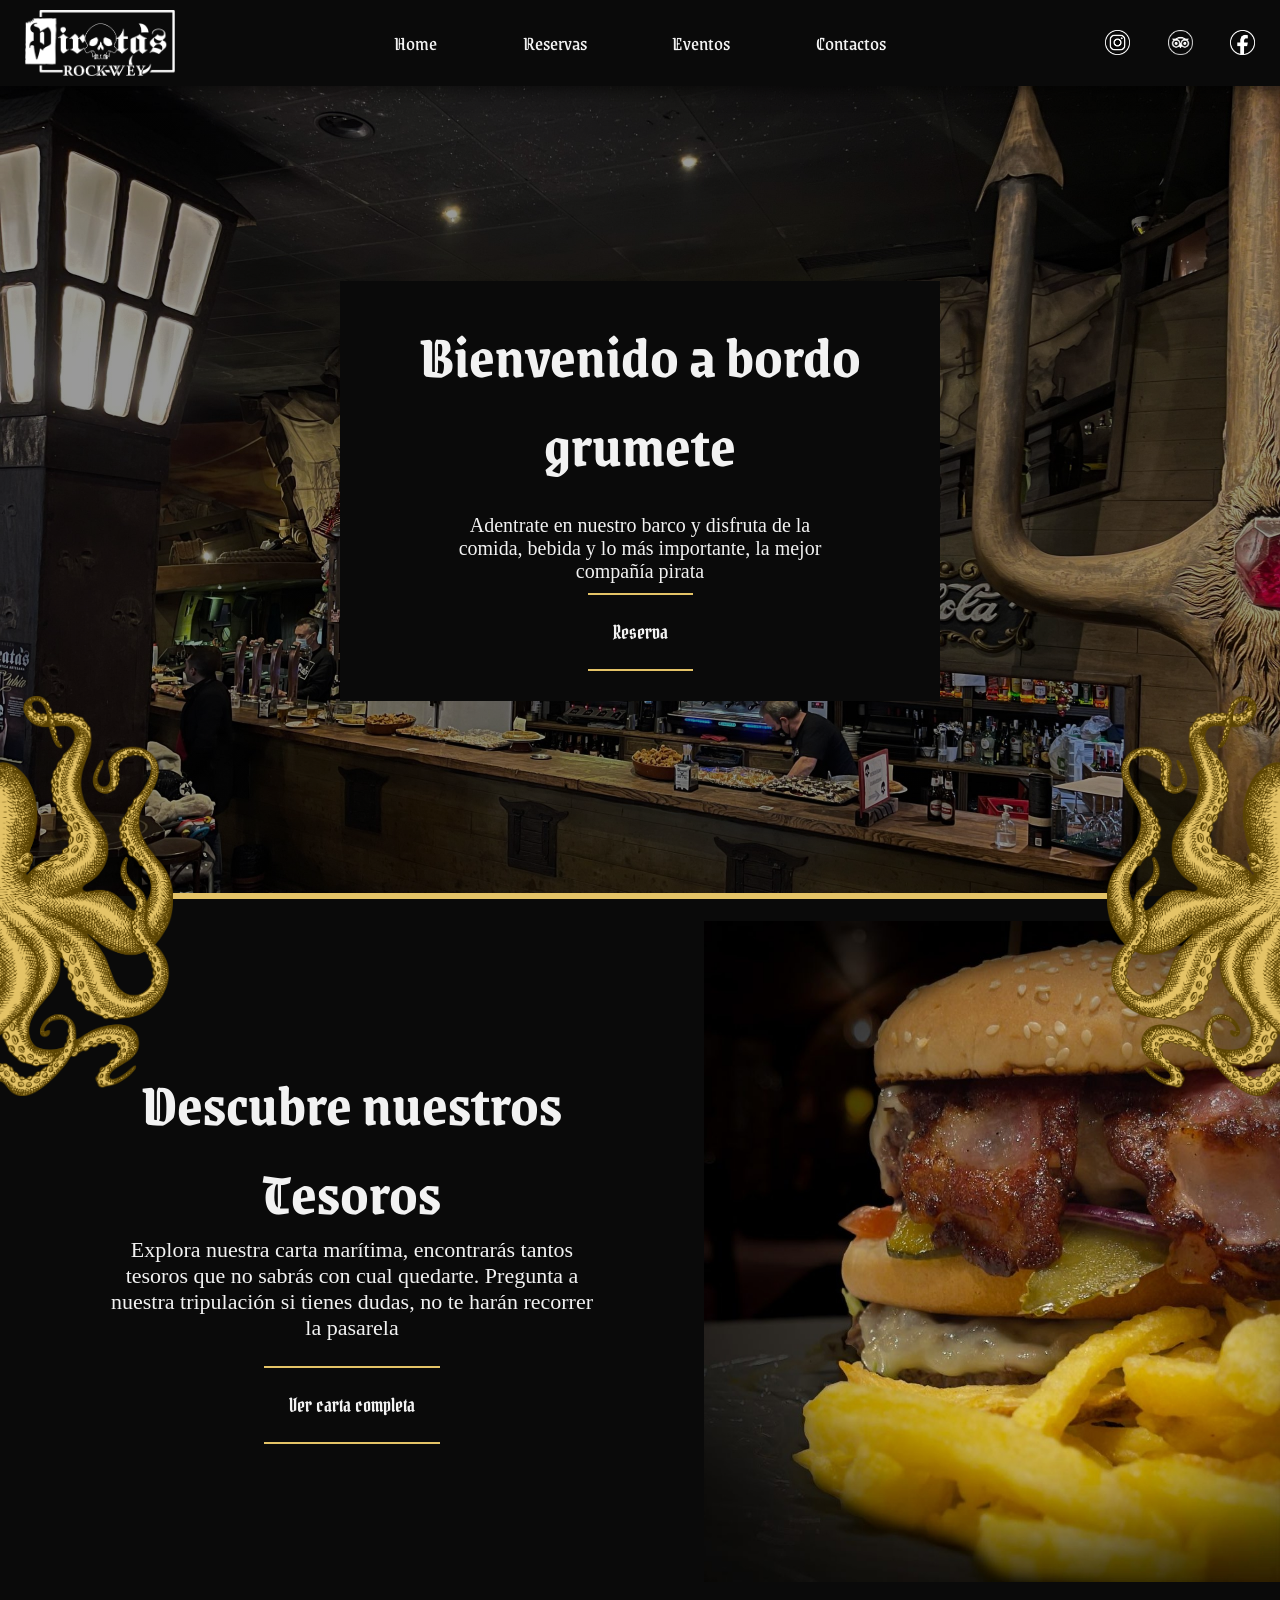
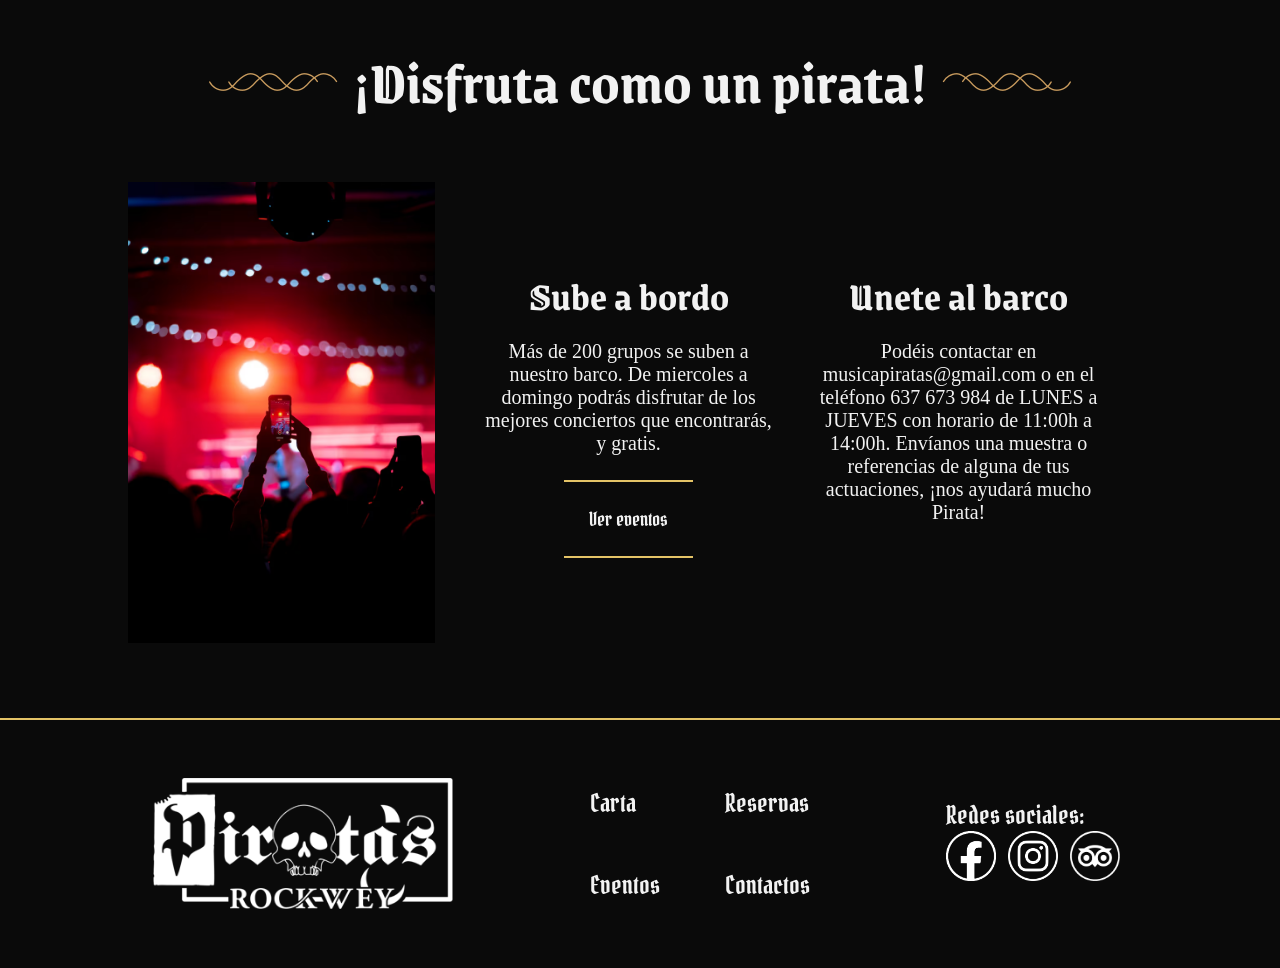
<file: Paginas/Piratas.html>
<html>
    <head>
        <link rel="stylesheet" href="./style.css">
        
        <link rel="preconnect" href="https://fonts.googleapis.com"> 
        <link rel="preconnect" href="https://fonts.gstatic.com" crossorigin> 
        <link href="https://fonts.googleapis.com/css2?family=Grenze+Gotisch:wght@100..900&display=swap" rel="stylesheet">

        <link rel="preconnect" href="https://fonts.googleapis.com">
        <link rel="preconnect" href="https://fonts.gstatic.com" crossorigin>
        <link href="https://fonts.googleapis.com/css2?family=Pirata+One&display=swap" rel="stylesheet">

        <link rel="icon" href="Imagenes/pt-piratas.png" type="image/png">
        <title>PIRATAS</title>
    </head>
    <body class="pt-body">

            <section class="pt-header__top">
                <div class="pt-header__topBox">
                <img src="Imagenes/pt-piratasLogo.png" class="pt-header__imageLogo">
                <nav class="pt-navegator">
                    <p>Home</p>
                    <p>Reservas</p>
                    <p>Eventos</p>
                    <p>Contactos</p>
                </nav>
                <div class="pt-header__pt-RRSS">
                    <img src="Imagenes/pt-instagramLogo.png" alt="InstagramLogo" class="pt-header__rrssLogo">
                    <img src="Imagenes/pt-tripadvisorLogo.png" alt="FacebookLogo" class="pt-header__rrssLogo">
                    <img src="Imagenes/pt-facebooLogo.png" alt="FacebookLogo" class="pt-header__rrssLogo" >
                </div>
                </div>
            </section>

        <section class="pt-header">
            <div class="pt-header__hero">
                <div class="pt-header__box">
                    <h1 class="pt-header__title">Bienvenido a bordo grumete</h1>
                    <p class="pt-header__text">Adentrate en nuestro barco y disfruta de la comida, bebida y lo más importante, la mejor compañía pirata</p>
                    <p class="pt-button">Reserva</p>
                </div>
            </div>
        </section>

        <section class="pt-separator">
            <img alt="pulpoImagen" class="pt-separator__image" src="Imagenes/pt-pulpoIzq.png">
            <hr class="pt-separator__line"></hr>
            <img alt="pulpoImagen" class="pt-separator__image" src="Imagenes/pt-pulpoDer.png">
        </section>

        <section class="pt-food">
            <div class="pt-food__box">
                <div class="pt-food__textBox">
                    <h1 class="pt-food__title">Descubre nuestros Tesoros</h1>
                    <p class="pt-food__text">Explora nuestra carta marítima, encontrarás tantos tesoros que no sabrás con cual quedarte. Pregunta a nuestra tripulación si tienes dudas, no te harán recorrer la pasarela</p>
                </div>
                <p class="pt-button">Ver carta completa</p>
            </div>
            <img src="Imagenes/pt-.burger.jpg" class="pt-food__image">
        </section>

        <section class="pt-separatorDown">
            <img src="Imagenes/pt-decoration.png">
            <h2 class="pt-separator__text">¡Disfruta como un pirata!</h2>
            <img src="Imagenes/pt-decorationDer.png">
        </section>

        <section class="pt-events">
            <img src="Imagenes/pt-concierto.jpg" class="pt-events__image">
            <div class="pt-events__box">
                <div class="pt-events__columns">
                    <div class="pt-events__column">
                        <h3 class="pt-events__title">Sube a bordo</h3>
                        <p class="pt-events__text">Más de 200 grupos se suben a nuestro barco. De miercoles a domingo podrás disfrutar de los mejores conciertos que encontrarás, y gratis.</p>
                        <p class="pt-button">Ver eventos</p>
                    </div>
                    <div class="pt-events__column">
                        <h3 class="pt-events__title">Unete al barco</h3>
                        <p class="pt-events__text">Podéis contactar en musicapiratas@gmail.com o en el teléfono 637 673 984 de LUNES a JUEVES con horario de 11:00h a 14:00h. Envíanos una muestra o referencias de alguna de tus actuaciones, ¡nos ayudará mucho Pirata!</p>
                    </div>
                </div>
            </div>
        </section>

        <section class="pt-footer">
            <div class="pt-footer__box">
                <img src="Imagenes/pt-piratasLogo.png" class="pt-footer__logo">

                <nav class="pt-footer__column pt-footer__column--1">
                    <p>Carta</p>
                    <p>Reservas</p>
                    <p>Eventos</p>
                    <p>Contactos</p>
                </nav>
                <div class="pt-footer__column pt-footer__column--2">
                    <p>Redes sociales:</p>
                    <img src="Imagenes/pt-facebooLogo.png" class="pt-footer__rrss">
                    <img src="Imagenes/pt-instagramLogo.png" class="pt-footer__rrss">
                    <img src="Imagenes/pt-tripadvisorLogo.png" class="pt-footer__rrss">
                </div>
            </div>
        </section>
        <script src="./script.js"></script>
    </body>
</html>
</file>
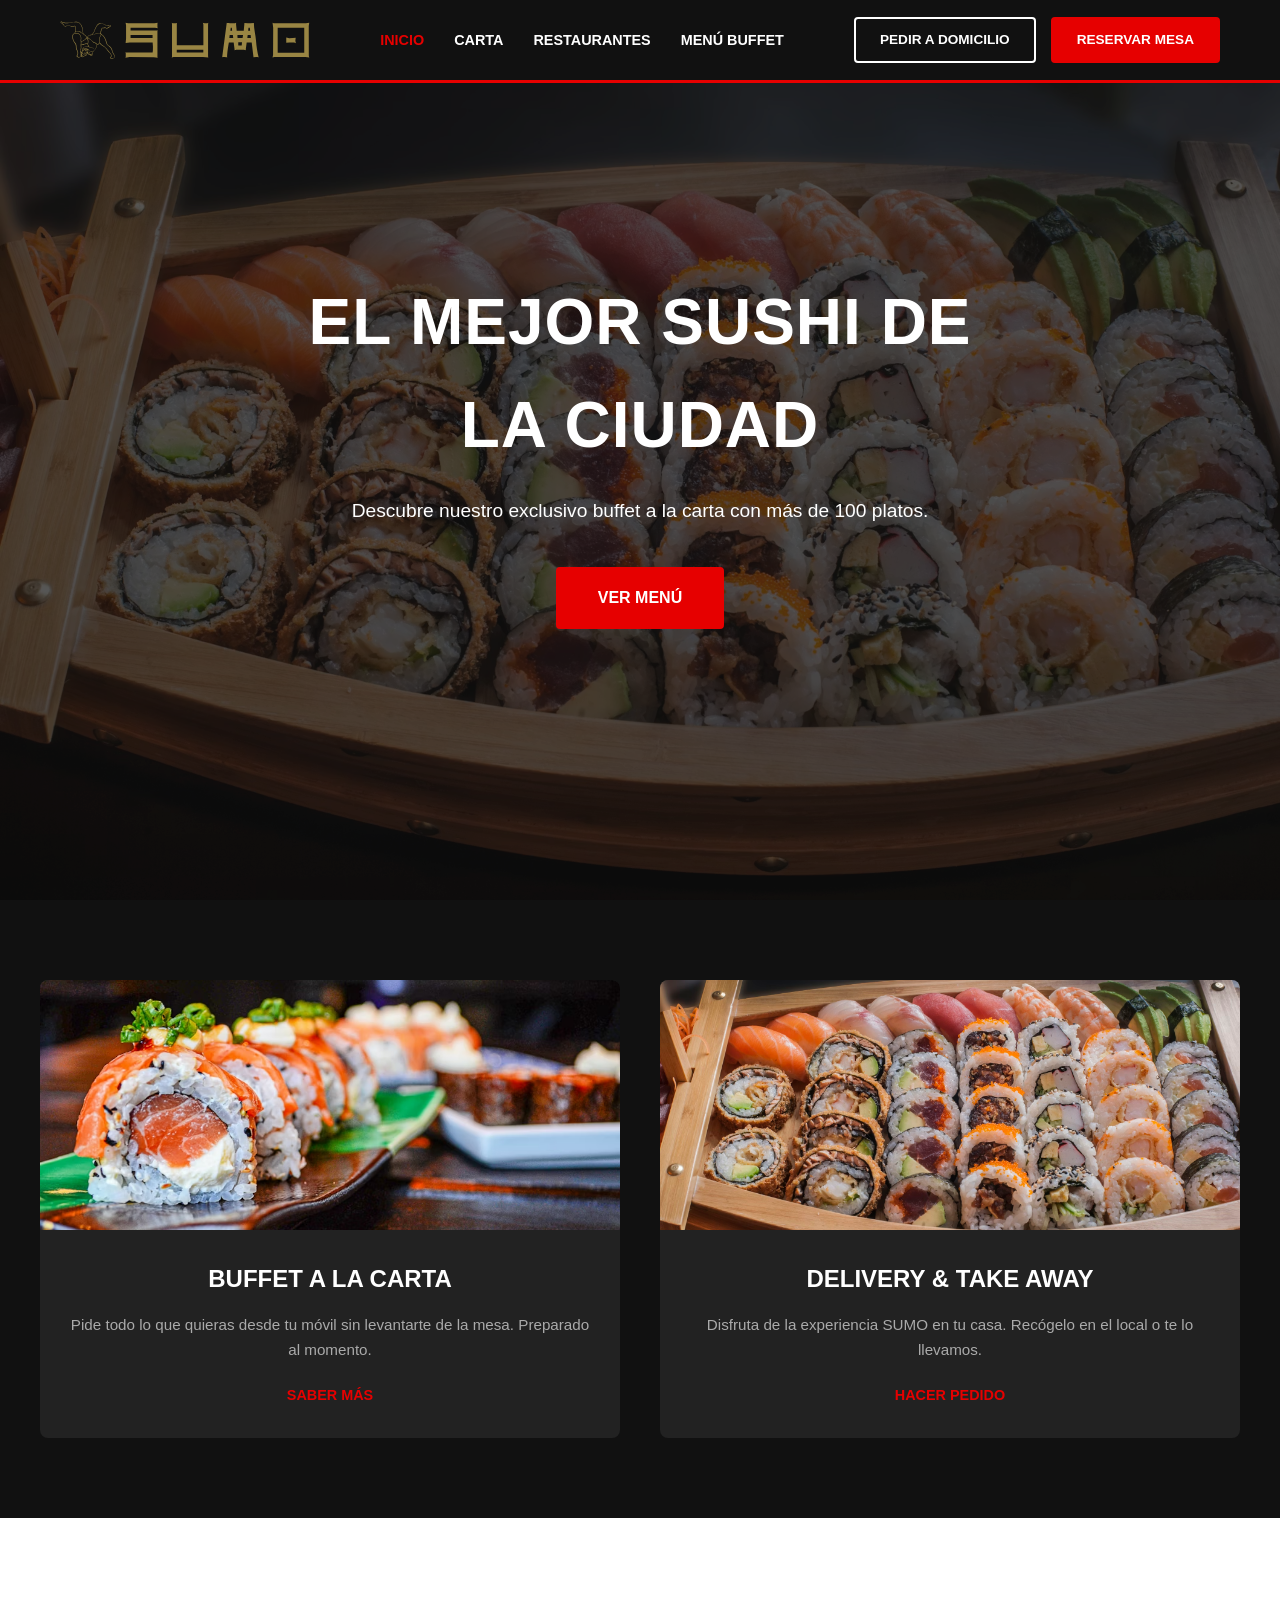
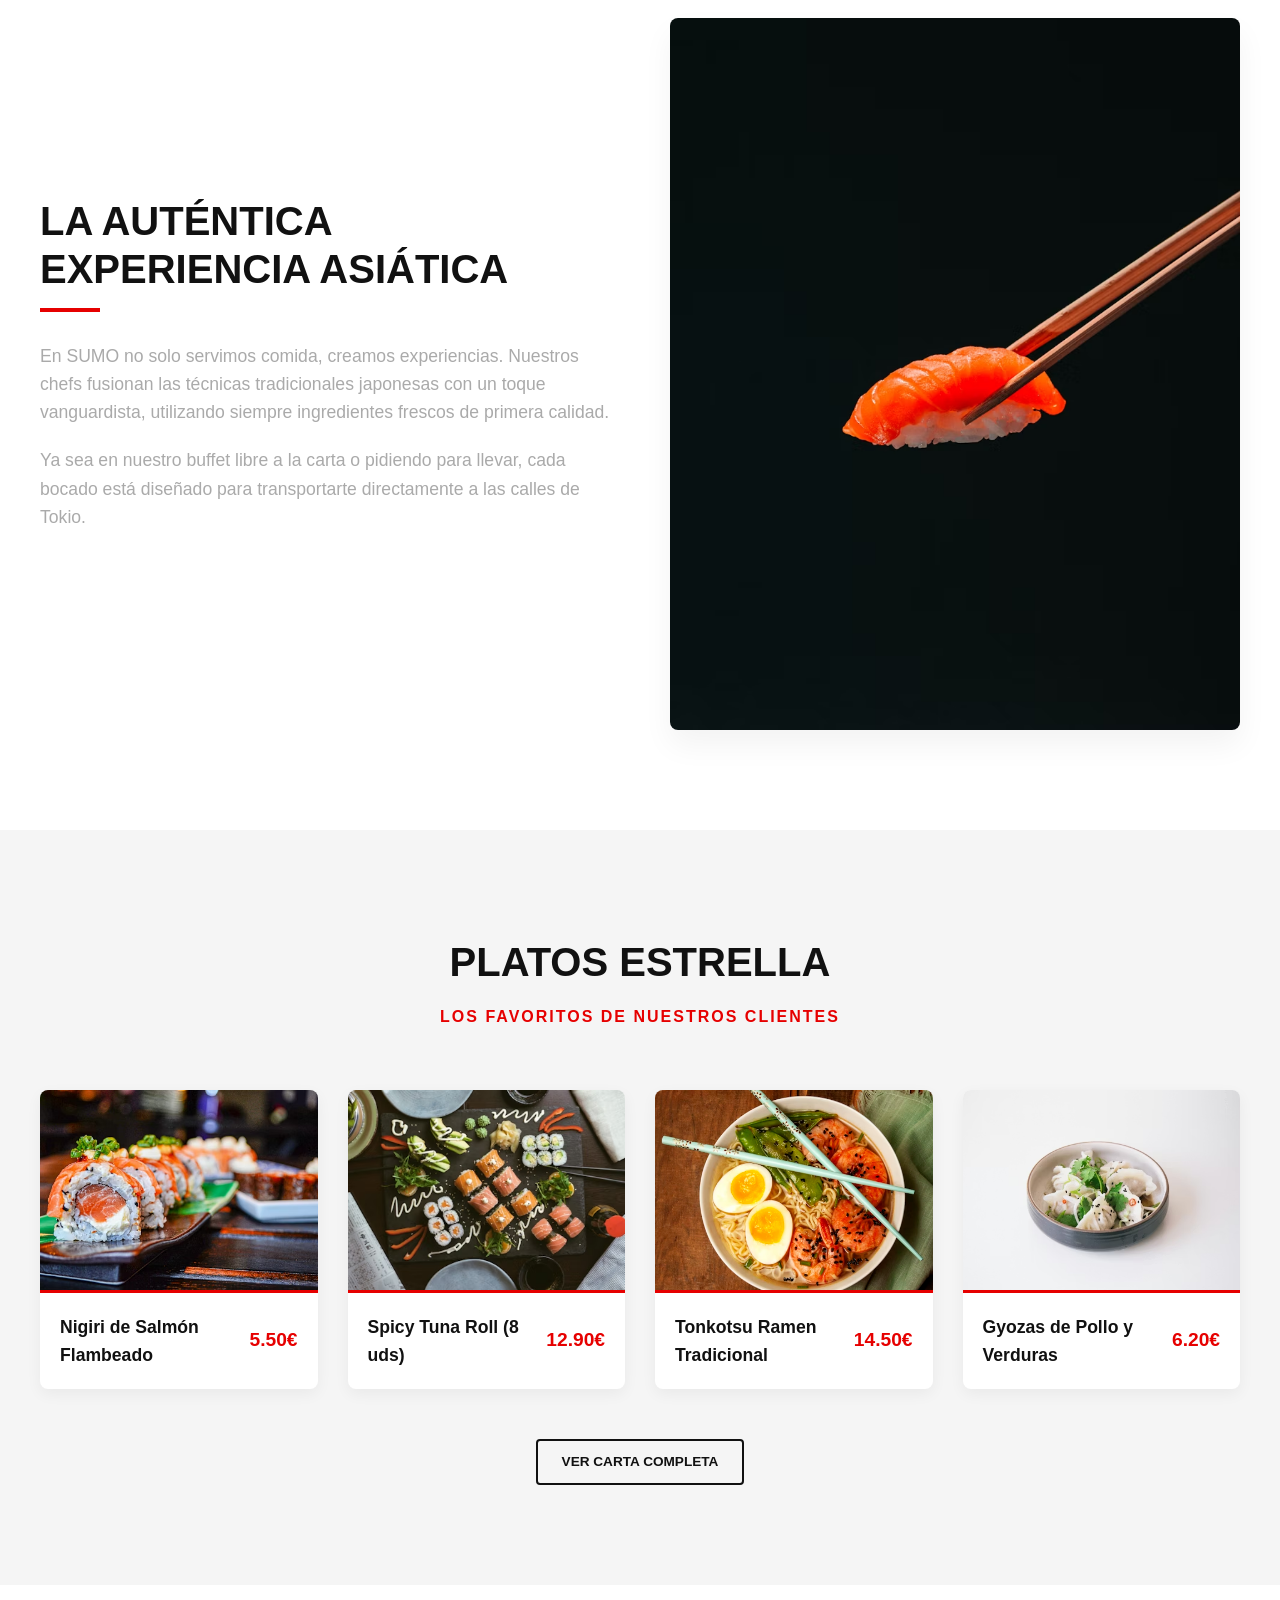
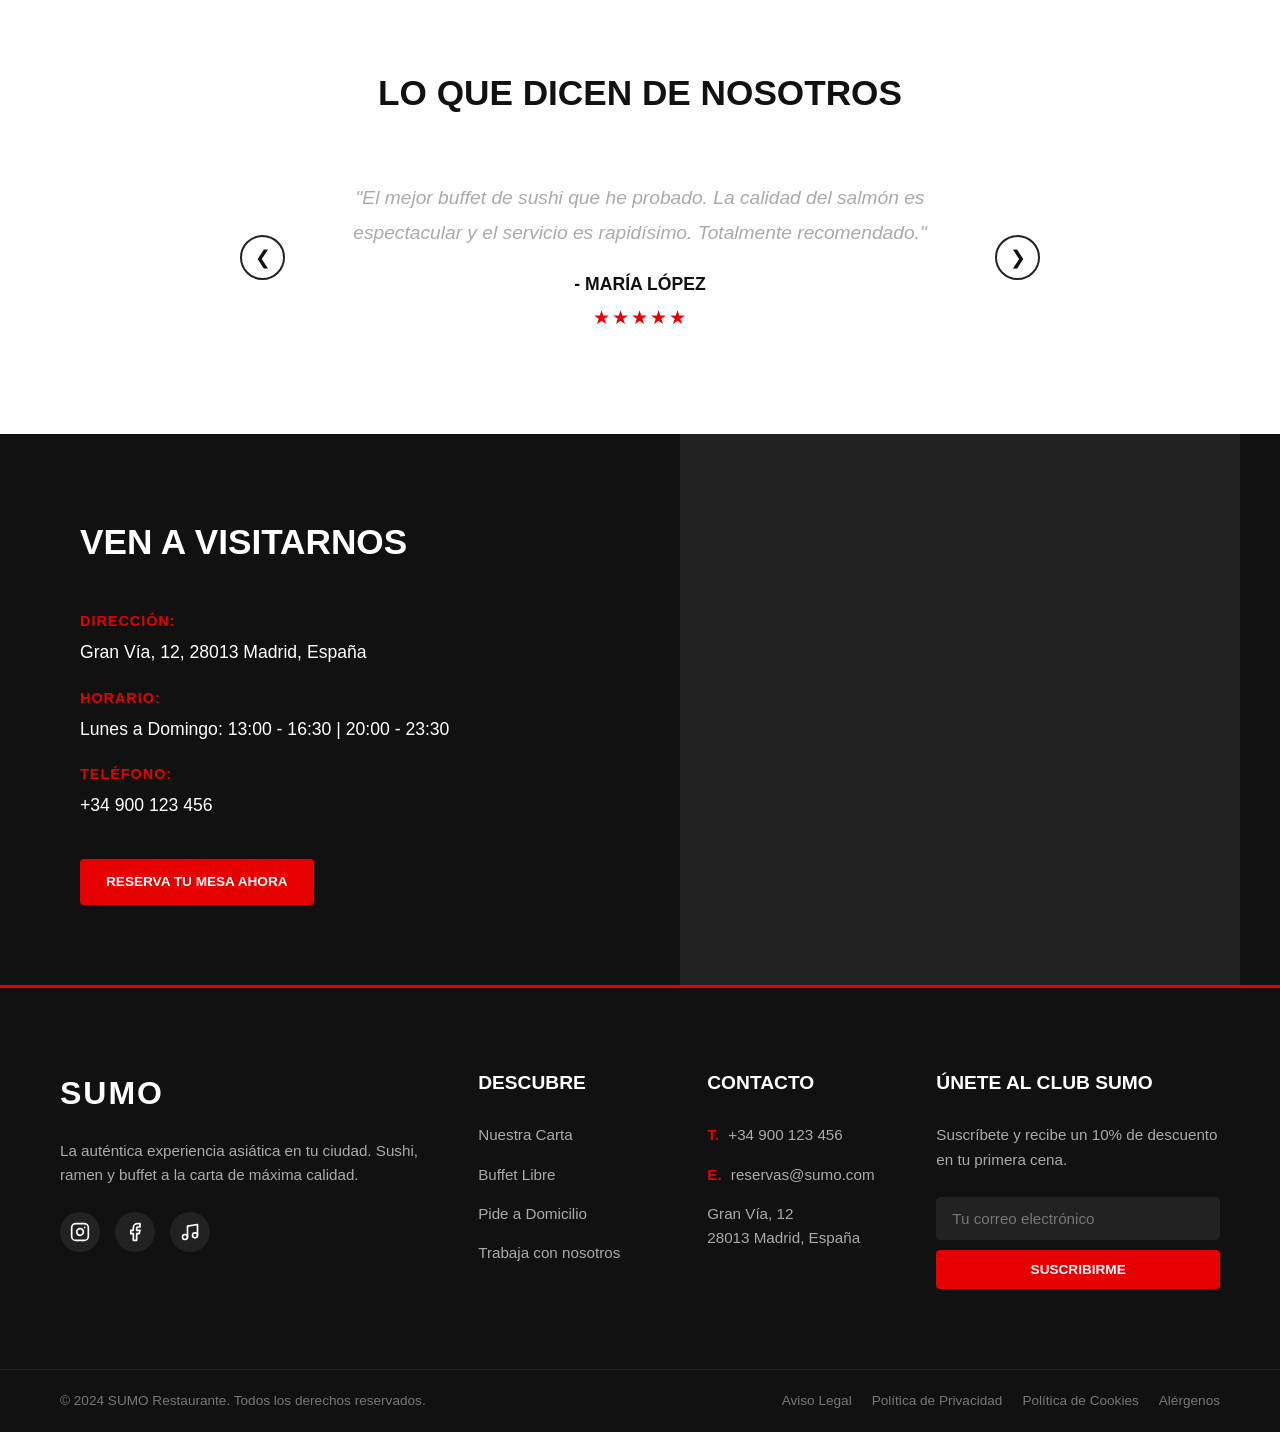
<file: Paginas/Sumo/Sumo.html>
<!DOCTYPE html>
<html lang="en">

<head>
    <meta charset="UTF-8">
    <meta name="viewport" content="width=device-width, initial-scale=1.0">
    <title>S U M O</title>
    <link rel="stylesheet" href="/Paginas/style.css">
</head>

<body class="su-body">

    <header class="su-header">
        
        <div class="su-header__container">
            
            <img src="../Imagenes/sumo.svg" alt="" class="su-header__logo">
            
            <nav class="su-nav su-header__nav">
                
                <ul class="su-nav__list">
                    
                    <li class="su-nav__item"><a href="#" class="su-nav__link su-nav__link--active">Inicio</a></li>
                    <li class="su-nav__item"><a href="#" class="su-nav__link">Carta</a></li>
                    <li class="su-nav__item"><a href="#" class="su-nav__link">Restaurantes</a></li>
                    <li class="su-nav__item"><a href="#" class="su-nav__link">Menú Buffet</a></li>
                
                </ul>
            
            </nav>

            <div class="su-header__actions">
                
                <a href="#" class="su-btn su-btn--outline">Pedir a domicilio</a>
                <a href="#" class="su-btn su-btn--primary">Reservar mesa</a>
            
            </div>        
        </div>    
    </header>

    <main class="su-main-content">
        
        <section class="su-hero">
            
            <div class="su-hero__overlay"></div>
            
            <div class="su-hero__content">
                
                <h1 class="su-hero__title">EL MEJOR SUSHI DE LA CIUDAD</h1>
                <p class="su-hero__subtitle">Descubre nuestro exclusivo buffet a la carta con más de 100 platos.</p>
                
                <div class="su-hero__buttons">
                    <a href="#" class="su-btn su-btn--primary su-btn--large">Ver Menú</a>
                </div>
            
            </div>
        </section>

        <section class="su-features">
            <div class="su-features__container">
                
                <article class="su-feature-card">
                    
                    <div class="su-feature-card__image-wrapper">
                        <img src="../Imagenes/card-image.avif" alt="" class="su-feature-card__image">
                    </div>
                    
                    <div class="su-feature-card__content">
                        
                        <h2 class="su-feature-card__title">Buffet a la carta</h2>
                        <p class="su-feature-card__description">Pide todo lo que quieras desde tu móvil sin levantarte de la mesa. Preparado al momento.</p>
                        <a href="#" class="su-feature-card__link">Saber más</a>
                    
                    </div>
                </article>

                <article class="su-feature-card">
                    
                    <div class="su-feature-card__image-wrapper">
                        <img src="../Imagenes/takeAway.avif" alt="" class="su-feature-card__image">
                    </div>
                    
                    <div class="su-feature-card__content">
                        
                        <h2 class="su-feature-card__title">Delivery & Take Away</h2>
                        <p class="su-feature-card__description">Disfruta de la experiencia SUMO en tu casa. Recógelo en el local o te lo llevamos.</p>
                        <a href="#" class="su-feature-card__link">Hacer pedido</a>
                    
                    </div>
                </article>
            </div>
        </section>

        <section class="su-about">
            
            <div class="su-about__container">
                
                <div class="su-about__content">
                    
                    <h2 class="su-about__title">La auténtica experiencia asiática</h2>
                    <div class="su-about__divider"></div>
                    <p class="su-about__text">En SUMO no solo servimos comida, creamos experiencias. Nuestros chefs fusionan las técnicas tradicionales japonesas con un toque vanguardista, utilizando siempre ingredientes frescos de primera calidad.</p>
                    <p class="su-about__text">Ya sea en nuestro buffet libre a la carta o pidiendo para llevar, cada bocado está diseñado para transportarte directamente a las calles de Tokio.</p>
                
                </div>
                
                <div class="su-about__image-wrapper">
                    <img src="../Imagenes/sushi.avif" alt="" class="su-about__image">
                </div>
            
            </div>
        </section>

        <section class="su-popular">
            
            <div class="su-popular__header">
                
                <h2 class="su-popular__title">Platos Estrella</h2>
                <p class="su-popular__subtitle">Los favoritos de nuestros clientes</p>
            
            </div>
            
            <div class="su-popular__grid">
                
                <article class="su-dish-card">
                    
                    <img src="../Imagenes/salmon.avif" alt="" class="su-dish-card__image">
                    
                    <div class="su-dish-card__info">
                        
                        <h3 class="su-dish-card__name">Nigiri de Salmón Flambeado</h3>
                        <span class="su-dish-card__price">5.50€</span>
                    
                    </div>
                </article>

                <article class="su-dish-card">
                    
                    <img src="../Imagenes/tuna.avif" alt="" class="su-dish-card__image">
                    
                    <div class="su-dish-card__info">
                        
                        <h3 class="su-dish-card__name">Spicy Tuna Roll (8 uds)</h3>
                        <span class="su-dish-card__price">12.90€</span>
                    
                    </div>
                </article>

                <article class="su-dish-card">
                    
                    <img src="../Imagenes/ramen.avif" alt="" class="su-dish-card__image">
                    
                    <div class="su-dish-card__info">
                        
                        <h3 class="su-dish-card__name">Tonkotsu Ramen Tradicional</h3>
                        <span class="su-dish-card__price">14.50€</span>
                    
                    </div>
                </article>

                <article class="su-dish-card">
                    
                    <img src="../Imagenes/gyozas.avif" alt="" class="su-dish-card__image">
                    
                    <div class="su-dish-card__info">
                        
                        <h3 class="su-dish-card__name">Gyozas de Pollo y Verduras</h3>
                        <span class="su-dish-card__price">6.20€</span>
                    
                    </div>
                </article>
            </div>
            
            <div class="su-popular__action">
                <a href="#" class="su-btn su-btn--outline su-btn--outline-dark">Ver carta completa</a>
            </div>
        
        </section>

        <section class="su-reviews">

            <div class="su-reviews__header">

                <h2 class="su-reviews__title">Lo que dicen de nosotros</h2>
            
            </div>
            
            <div class="su-reviews__container">
                
                <button class="su-reviews__btn su-js-btn-prev" aria-label="Anterior">❮</button>
                
                <div class="su-reviews__viewport">
                    
                    <div class="su-reviews__track su-js-reviews-track">

                        <article class="su-review-card su-js-slide">
                            
                            <p class="su-review-card__text">"El mejor buffet de sushi que he probado. La calidad del salmón es espectacular y el servicio es rapidísimo. Totalmente recomendado."</p>
                            <h4 class="su-review-card__author">- María López</h4>
                            <span class="su-review-card__stars">★★★★★</span>
                        
                        </article>

                        <article class="su-review-card su-js-slide">
                            
                            <p class="su-review-card__text">"Increíble la fusión de sabores. Las gyozas son un viaje directo a Japón. El ambiente oscuro y elegante me encantó."</p>
                            <h4 class="su-review-card__author">- Carlos Ruiz</h4>
                            <span class="su-review-card__stars">★★★★★</span>
                        
                        </article>

                        <article class="su-review-card su-js-slide">
                            
                            <p class="su-review-card__text">"Pedimos ramen y nos sorprendió lo auténtico que sabe el caldo. Además, la opción de pedir con el móvil agiliza mucho todo."</p>
                            <h4 class="su-review-card__author">- Elena Gómez</h4>
                            <span class="su-review-card__stars">★★★★☆</span>
                        
                        </article>
                    </div>
                </div>

                <button class="su-reviews__btn su-js-btn-next" aria-label="Siguiente">❯</button>
            </div>
        </section>

        <section class="su-location">
            
            <div class="su-location__container">
                
                <div class="su-location__info">
                    
                    <h2 class="su-location__title">Ven a visitarnos</h2>
                    
                    <ul class="su-location__list">
                        
                        <li class="su-location__item">
                            <strong class="su-location__label">Dirección:</strong>
                            <span class="su-location__value">Gran Vía, 12, 28013 Madrid, España</span>
                        </li>
                        
                        <li class="su-location__item">
                            <strong class="su-location__label">Horario:</strong>
                            <span class="su-location__value">Lunes a Domingo: 13:00 - 16:30 | 20:00 - 23:30</span>
                        </li>
                        
                        <li class="su-location__item">
                            <strong class="su-location__label">Teléfono:</strong>
                            <span class="su-location__value">+34 900 123 456</span>
                        </li>
                    </ul>
                    
                    <a href="#" class="su-btn su-btn--primary">Reserva tu mesa ahora</a>
                </div>
                
                <div class="su-location__map-wrapper">
                    
                    <iframe 
                        src="https://www.google.com/maps/embed?pb=!1m18!1m12!1m3!1d3037.4208453733076!2d-3.7032742846039535!3d40.4205562632644!2m3!1f0!2f0!3f0!3m2!1i1024!2i768!4f13.1!3m3!1m2!1s0xd42287e07663471%3A0xc682ecf99a80e1b6!2sGran%20V%C3%ADa%2C%20Madrid!5e0!3m2!1ses!2ses!4v1698765432100!5m2!1ses!2ses" 
                        class="su-location__map"
                        allowfullscreen="" 
                        loading="lazy" 
                        referrerpolicy="no-referrer-when-downgrade">
                    </iframe>
                
                </div>
            </div>
        </section>
    </main>

    <footer class="su-footer">
        
        <div class="su-footer__top">
            
            <div class="su-footer__container su-footer__grid">
                
                <div class="su-footer__column">
                    
                    <a href="#" class="su-footer__logo">SUMO</a>
                    <p class="su-footer__description">La auténtica experiencia asiática en tu ciudad. Sushi, ramen y buffet a la carta de máxima calidad.</p>
                    
                    <div class="su-socials">
                        
                        <a href="#" class="su-socials__link" aria-label="Instagram">
                            
                            <svg class="su-socials__icon" viewBox="0 0 24 24" fill="none" stroke="currentColor" stroke-width="2" stroke-linecap="round" stroke-linejoin="round"><rect x="2" y="2" width="20" height="20" rx="5" ry="5"></rect><path d="M16 11.37A4 4 0 1 1 12.63 8 4 4 0 0 1 16 11.37z"></path><line x1="17.5" y1="6.5" x2="17.51" y2="6.5"></line></svg>
                        </a>
                        
                        <a href="#" class="su-socials__link" aria-label="Facebook">
                            
                            <svg class="su-socials__icon" viewBox="0 0 24 24" fill="none" stroke="currentColor" stroke-width="2" stroke-linecap="round" stroke-linejoin="round"><path d="M18 2h-3a5 5 0 0 0-5 5v3H7v4h3v8h4v-8h3l1-4h-4V7a1 1 0 0 1 1-1h3z"></path></svg>
                        </a>
                        
                        <a href="#" class="su-socials__link" aria-label="TikTok">
                            
                            <svg class="su-socials__icon" viewBox="0 0 24 24" fill="none" stroke="currentColor" stroke-width="2" stroke-linecap="round" stroke-linejoin="round"><path d="M9 18V5l12-2v13"></path><circle cx="6" cy="18" r="3"></circle><circle cx="18" cy="16" r="3"></circle></svg>
                        </a>
                    </div>
                </div>

                <div class="su-footer__column">
                    
                    <h3 class="su-footer__title">Descubre</h3>
                    
                    <ul class="su-footer__list">
                        
                        <li class="su-footer__item"><a href="#" class="su-footer__link">Nuestra Carta</a></li>
                        <li class="su-footer__item"><a href="#" class="su-footer__link">Buffet Libre</a></li>
                        <li class="su-footer__item"><a href="#" class="su-footer__link">Pide a Domicilio</a></li>
                        <li class="su-footer__item"><a href="#" class="su-footer__link">Trabaja con nosotros</a></li>
                    </ul>
                </div>

                <div class="su-footer__column">
                    
                    <h3 class="su-footer__title">Contacto</h3>
                    
                    <ul class="su-footer__list">
                        
                        <li class="su-footer__item"><span class="su-footer__text-highlight">T.</span> +34 900 123 456</li>
                        <li class="su-footer__item"><span class="su-footer__text-highlight">E.</span> reservas@sumo.com</li>
                        <li class="su-footer__item">Gran Vía, 12<br>28013 Madrid, España</li>
                    </ul>
                </div>

                <div class="su-footer__column">
                    
                    <h3 class="su-footer__title">Únete al Club SUMO</h3>
                    <p class="su-footer__description">Suscríbete y recibe un 10% de descuento en tu primera cena.</p>
                    
                    <form class="su-newsletter">
                        <input type="email" class="su-newsletter__input" placeholder="Tu correo electrónico" required>
                        <button type="submit" class="su-btn su-btn--primary su-newsletter__btn">Suscribirme</button>
                    </form>
                </div>
            </div>
        </div>

        <div class="su-footer__bottom">
            
            <div class="su-footer__container su-footer__bottom-flex">
                
                <p class="su-footer__copyright">&copy; 2024 SUMO Restaurante. Todos los derechos reservados.</p>
                
                <div class="su-footer__legal">
                    
                    <a href="#" class="su-footer__legal-link">Aviso Legal</a>
                    <a href="#" class="su-footer__legal-link">Política de Privacidad</a>
                    <a href="#" class="su-footer__legal-link">Política de Cookies</a>
                    <a href="#" class="su-footer__legal-link">Alérgenos</a>
                
                </div>
            </div>
        </div>
    </footer>

    <script src="Sumo.js"></script>
</body>
</html>
</file>
<file: Paginas/style.css>
/*Pagina Capital-Home*/

/* #region Cabecera */


html {
    scroll-behavior: smooth;
}

.cph-body {
    margin: 0px;
    width: 100%;
    height: 100vh;
    overflow-x: hidden;
    font-family: 'Roboto', sans-serif;
    color: #FFFFFF;
    padding-top: 80px;

}


:root {
    /* Brand */
    --cph-color-primary: #0B1F4D;
    /* Azul marino principal */
    --cph-color-primary-light: #1E3A78;
    /* Azul secundario */
    --cph-color-primary-dark: #061330;
    /* Azul más profundo */

    --cph-color-accent: #C89B3C;
    /* Dorado principal */
    --cph-color-accent-light: #E0B95B;
    /* Dorado claro */
    --cph-color-accent-dark: #9F7727;
    /* Dorado oscuro */

    --cph-color-logo-yellow: #D4A63A;
    /* Amarillo/dorado para logo y hover */
    --cph-color-logo-yellow-light: #E6BF63;
    --cph-color-logo-yellow-dark: #A97D22;

    /* Neutrales */
    --cph-color-bg: #F8F7F3;
    /* Fondo general suave */
    --cph-color-surface: #FFFFFF;
    /* Tarjetas, cajas */
    --cph-color-surface-alt: #EEF1F7;
    /* Fondos alternativos */

    --cph-color-text: #FFFFFF;
    /*texto principal*/
    --cph-color-text-soft: #5F6470;
    /* Texto secundario */
    --cph-color-text-inverse: #FFFFFF;
    /* Texto sobre fondos oscuros */

    --cph-color-border: #D9DEE8;
    /* Bordes suaves */
    --cph-color-divider: #E8E3D6;
    /* Separadores elegantes */

    /* Estados */
    --cph-color-success: #2E7D32;
    --cph-color-warning: #B7791F;
    --cph-color-danger: #C62828;
    --cph-color-info: #1E5AA8;

    /* Hover de textos y enlaces */
    --cph-color-link-hover: var(--cph-color-logo-yellow);
    --cph-color-title-hover: var(--cph-color-logo-yellow);

    /* Botones */
    --cph-btn-primary-bg: var(--cph-color-primary);
    --cph-btn-primary-text: var(--cph-color-text-inverse);
    --cph-btn-primary-hover: var(--cph-color-logo-yellow);

    --cph-btn-accent-bg: var(--cph-color-accent);
    --cph-btn-accent-text: #FFFFFF;
    --cph-btn-accent-hover: var(--cph-color-logo-yellow-dark);

    --ind-bg: #efe9dd;
    --ind-bg-alt: #e4dccb;
    --ind-ink: #1a1613;
    --ind-accent: #b8412e;
    --ind-muted: #8c8173;
    --ind-border: rgba(26, 22, 19, 0.12);
    --ind-overlay: rgba(239, 233, 221, 0.92);
    --ind-card-bg: #f5f1e8;

    --ind-font-display: "Cormorant Garamond", serif;
    --ind-font-sans: "Syne", sans-serif;
    --ind-font-mono: "JetBrains Mono", monospace;

    --ind-nav-height: 72px;
    --ind-transition: 0.5s cubic-bezier(0.16, 1, 0.3, 1);



    --color-primary: rgb(230, 0, 0);
    --color-primary-hover: rgb(179, 0, 0);
    --color-black: rgb(17, 17, 17);
    --color-dark-gray: rgb(34, 34, 34);
    --color-white: rgb(255, 255, 255);
    --color-light-gray: rgb(245, 245, 245);
    --color-black-opacity: rgba(17, 17, 17, 0.7);
    --color-gray: rgb(170, 170, 170);
    --color-light-black-opacity: rgba(0, 0, 0, 0.05);
    --color-gray-light: rgb(119, 119, 119);

    --font-main: 'Montserrat', sans-serif;

    --transition-fast: 0.3s ease;
}


.cph-header {
    position: fixed;
    top: 0;
    left: 0;
    width: 100%;
    display: flex;
    justify-content: space-around;
    align-items: center;
    background-color: var(--cph-color-primary-light);
    gap: 80px;
    padding: 10px;
    z-index: 1000;
}

.cph-header__left {
    display: flex;
    justify-content: center;
    align-items: center;
    gap: 20px;
}

.cph-left__img {
    width: 80px;
    height: 80px;
    object-fit: cover;
}

.cph-left__title {
    font-size: 20px;
    cursor: pointer;
}

.cph-header__center {
    display: flex;
    justify-content: center;
    align-items: center;
}

.center__list {
    display: flex;
    justify-content: center;
    align-items: center;
    text-decoration: none;
    gap: 80px;
}

.list__item {
    display: flex;
    justify-content: center;
    align-items: center;
    text-decoration: none;

}

.list__link {
    font-family: var(--cph-font-title);
    text-decoration: none;
    font-size: 20px;
    color: var(--cph-color-text);
}

.list__link:hover {
    color: var(--cph-color-logo-yellow-light);
}

.cph-header__right {
    display: flex;
    justify-content: center;
    align-items: center;
    padding: 15px;
}

.right__box {
    display: flex;
    justify-content: center;
    align-items: center;
    border-radius: 10px;
    cursor: pointer;
}

.box__button {
    display: flex;
    justify-content: center;
    align-items: center;
    background-color: var(--cph-color-primary-dark);
    padding: 15px;
    border-radius: 10px;
    border: 1px solid var(--cph-color-bg);
    cursor: pointer;
    transition: transform 0.8s ease;
}

.button__link {
    text-decoration: none;
    font-family: var(--cph-font-title);
    color: var(--cph-color-text);
    font-size: 17px;
}

.box__button:hover {
    background-color: var(--cph-color-logo-yellow-dark);
    transition: background-color 0.45s ease, transform 0.45s ease;
    transform: translateY(-5px);
}

.cph-hero {
    background-image:
        linear-gradient(rgba(11, 31, 77, 0.60), rgba(11, 31, 77, 0.60)),
        url('/Paginas/Imagenes/imagen_hero.jpg');
    background-position: center;
    background-size: cover;
    background-repeat: no-repeat;
    width: 100%;
    min-height: 700px;
    display: flex;
    flex-direction: column;
    justify-content: center;
    align-items: center;
    text-align: center;
}

.cph-hero__box {
    display: flex;
    flex-direction: column;
    justify-content: center;
    align-items: center;
}

.cph-box__top {
    display: flex;
    flex-direction: column;
    justify-content: center;
    align-items: center;
}

.cph-hero__title {
    font-size: 80px;
    margin: 0px;
}

.cph-hero__text {
    font-size: 50px;

}

.button__link--size {
    text-decoration: none;
    font-family: var(--cph-font-title);
    color: var(--cph-color-text);
    font-size: 25px;
}

.cph-empresa {
    padding: 60px;
    margin-top: 50px;
}

.cph-empresa__box {
    display: flex;
    align-items: stretch;
    gap: 20px;
    width: 100%;
    padding: 15px;
}

.cph-empresa__card {
    display: flex;
    flex: 1 1 0;
    flex-direction: column;
    align-items: center;
    min-height: 320px;
    background-color: var(--cph-color-primary-dark);
    border-radius: 10px;
    padding: 20px;
    box-sizing: border-box;
    text-align: center;
    transition: transform 0.6s ease, box-shadow 0.6s ease;
}

.cph-empresa__card:hover {
    cursor: pointer;
    transform: translateY(-6px);
    box-shadow: 0 10px 24px rgba(0, 0, 0, 0.12);
}

.cph-empresa__img {
    width: 100px;
    height: 100px;
    object-fit: contain;
    object-position: center;
    flex-shrink: 0;
}

.cph-empresa__img--size {
    width: 150px;
    height: 100px;
    object-fit: contain;
    object-position: center;
    flex-shrink: 0;
}

.cph-empresa__title {
    margin-top: 20px;
    margin-bottom: 12px;
    color: var(--cph-color-text-inverse);
    text-align: center;
}

.cph-empresa__text {
    color: var(--cph-color-text-inverse);
    line-height: 1.5;
    text-align: center;
}

.cph-carousel {
    max-width: 1600px;
    margin: 0 auto;
    position: relative;
    background-color: var(--cph-color-primary-dark);
    padding: 60px 50px;
    margin-top: 50px;
}

.cph-carousel__title {
    margin: 0;
    margin-bottom: 32px;
    color: var(--cph-color-text-inverse);
}

.cph-carousel__wrapper {
    position: relative;
    overflow: hidden;
    padding: 20px 70px 30px;
}

.cph-carousel__track {
    display: flex;
    gap: 20px;
    transition: transform 1.2s ease-in-out;
    will-change: transform;
}

.cph-property-card {
    flex: 0 0 28%;
    min-width: 28%;
    max-width: 28%;
    height: 590px;
    background: var(--cph-color-surface);
    border: 1px solid var(--cph-color-border);
    box-shadow: 0 8px 22px rgba(6, 19, 48, 0.18);
    overflow: hidden;
    position: relative;
    transition: transform 0.25s ease, box-shadow 0.25s ease;
}

.cph-property-card-link {
    display: block;
    text-decoration: none;
    color: inherit;
}

.cph-property-card:hover {
    transform: translateY(-8px);
    box-shadow: 0 14px 28px rgba(6, 19, 48, 0.24);
    cursor: pointer;
}

.cph-property-card__image-wrapper {
    position: relative;
    height: 220px;
    overflow: hidden;
    background: var(--cph-color-surface-alt);
}

.cph-property-card__image {
    width: 100%;
    height: 100%;
    object-fit: cover;
    display: block;
}

.cph-property-card__favorite-btn {
    position: absolute;
    top: 14px;
    right: 14px;
    width: 42px;
    height: 42px;
    border: none;
    border-radius: 12px;
    background: rgba(255, 255, 255, 0.95);
    cursor: pointer;
    font-size: 1.3rem;
    color: var(--cph-color-primary);
    box-shadow: 0 4px 12px rgba(0, 0, 0, 0.12);
    transition: transform 0.2s ease, color 0.2s ease;
}

.cph-property-card__favorite-btn:hover {
    transform: scale(1.06);
    color: var(--cph-color-logo-yellow-dark);
}

.cph-property-card__favorite-btn--active {
    color: var(--cph-color-logo-yellow);
}

.cph-property-card__brand-badge {
    position: absolute;
    right: 14px;
    bottom: 18px;
    background: var(--cph-color-primary);
    color: var(--cph-color-text-inverse);
    font-size: 0.72rem;
    padding: 10px 8px;
    font-weight: 700;
    letter-spacing: 0.3px;
    border: 1px solid var(--cph-color-logo-yellow);
}

.cph-property-card__content {
    padding: 18px 18px 22px;
}

.cph-property-card__title {
    font-size: 1rem;
    line-height: 1.3;
    text-transform: uppercase;
    margin-bottom: 8px;
    color: var(--cph-color-primary);
    min-height: 34px;
}

.cph-property-card__price {
    font-size: 1.7rem;
    font-weight: 700;
    margin-bottom: 10px;
    color: var(--cph-color-accent-dark);
}

.cph-property-card__features {
    display: flex;
    flex-wrap: wrap;
    gap: 12px 18px;
    margin-bottom: 14px;
    color: var(--cph-color-primary-light);
    min-height: 52px;
}

.cph-property-card__feature {
    display: flex;
    align-items: center;
    gap: 8px;
    font-size: 0.95rem;
    color: var(--cph-color-primary-light);
}

.cph-property-card__feature-icon {
    font-size: 1rem;
}

.cph-property-card__feature-text {
    font-size: 0.95rem;
}

.cph-property-card__address {
    font-size: 0.95rem;
    color: var(--cph-color-text-soft);
    margin-bottom: 18px;
    line-height: 1.35;
    min-height: 52px;
}

.cph-property-card__type {
    font-size: 1rem;
    color: var(--cph-color-primary);
    margin-bottom: 14px;
    line-height: 1.35;
    min-height: 40px;
}

.cph-property-card__zone {
    font-size: 1.05rem;
    color: var(--cph-color-primary-dark);
    font-weight: 700;
}

.cph-carousel__arrow {
    position: absolute;
    top: 50%;
    transform: translateY(-50%);
    width: 44px;
    height: 44px;
    border: 1px solid var(--cph-color-border);
    border-radius: 50%;
    background: var(--cph-color-surface);
    color: var(--cph-color-primary);
    font-size: 1.6rem;
    cursor: pointer;
    box-shadow: 0 4px 12px rgba(0, 0, 0, 0.15);
    z-index: 5;
    transition: background 0.2s ease, transform 0.2s ease, color 0.2s ease;
}

.cph-carousel__arrow:hover {
    background: var(--cph-color-logo-yellow);
    color: var(--cph-color-primary-dark);
    transform: translateY(-50%) scale(1.05);
}

.cph-carousel__arrow--prev {
    left: 0;
}

.cph-carousel__arrow--next {
    right: 0;
}

.cph-services {
    margin-top: 50px;
}

.cph-services__title {
    color: var(--cph-color-primary-dark);
    font-size: 40px;
    margin-bottom: 70px;
    padding-left: 40px;
}

.cph-services__box {
    display: grid;
    grid-template-columns: repeat(3, 1fr);
    grid-template-rows: 1fr;
    grid-template-areas:
        "a b c";
    width: 100%;
    grid-gap: 10px;

}

.cph-box__item {
    grid-area: a;
    display: flex;
    justify-content: center;
    align-items: center;
    flex-direction: column;
}

.cph-box__item--2 {
    grid-area: b;
    display: flex;
    justify-content: center;
    align-items: center;
    flex-direction: column;
}

.cph-box__item--3 {
    grid-area: c;
    display: flex;
    justify-content: center;
    align-items: center;
    flex-direction: column;
}

.cph-item__top {
    display: flex;
    justify-content: center;
    align-items: center;
    background-color: var(--cph-color-primary-light);
    border-radius: 50%;
    padding: 80px;

}

.cph-item__title {
    color: var(--cph-color-text);
    font-size: 20px;
    text-align: center;
}

.cph-item__bot {
    display: flex;
    justify-content: center;
    align-items: center;
    width: 80%;
}

.cph-item__text {
    color: var(--cph-color-primary-dark);
    font-size: 16px;
    text-align: center;
    font-weight: 600;
}

.cph-contact {
    position: relative;
    width: 100%;
    min-height: 520px;
    padding: 80px 60px;
    background-image: url("/Paginas/Imagenes/contacto.jpg");
    background-size: cover;
    background-position: center;
    background-repeat: no-repeat;
    overflow: hidden;
    box-sizing: border-box;
    margin-top: 120px;
}

.cph-contact__overlay {
    position: absolute;
    inset: 0;
    background: linear-gradient(90deg,
            rgba(6, 19, 48, 0.88) 0%,
            rgba(6, 19, 48, 0.72) 45%,
            rgba(11, 31, 77, 0.55) 100%);
    z-index: 1;
}

.cph-contact__container {
    position: relative;
    z-index: 2;
    max-width: 1400px;
    margin: 0 auto;
    min-height: 360px;
    display: flex;
    justify-content: space-between;
    align-items: center;
    gap: 50px;
}

.cph-contact__content {
    max-width: 620px;
}

.cph-contact__eyebrow {
    display: inline-block;
    margin-bottom: 14px;
    padding: 10px 14px;
    background-color: var(--cph-color-primary-dark);
    border: 1px solid var(--cph-color-logo-yellow-light);
    color: var(--cph-color-text);
    font-size: 0.9rem;
    font-weight: 600;
    letter-spacing: 0.04em;
    text-transform: uppercase;
    border-radius: 999px;
}

.cph-contact__title {
    margin: 0 0 18px;
    color: var(--cph-color-text-inverse);
    font-size: 3rem;
    line-height: 1.1;
    font-weight: 700;
}

.cph-contact__text {
    margin: 0;
    max-width: 560px;
    color: rgba(255, 255, 255, 0.9);
    font-size: 1.1rem;
    line-height: 1.7;
}

.cph-contact__form-box {
    width: 100%;
    max-width: 430px;
    background: rgba(255, 255, 255, 0.1);
    backdrop-filter: blur(10px);
    border: 1px solid rgba(255, 255, 255, 0.18);
    border-radius: 24px;
    padding: 30px;
    box-shadow: 0 20px 50px rgba(6, 19, 48, 0.3);
}

.cph-contact__form {
    display: flex;
    flex-direction: column;
    gap: 16px;
}

.cph-contact__label {
    color: var(--cph-color-text-inverse);
    font-size: 0.95rem;
    font-weight: 600;
}

.cph-contact__input {
    width: 100%;
    height: 56px;
    padding: 0 18px;
    border: 1px solid rgba(255, 255, 255, 0.25);
    border-radius: 14px;
    background-color: rgba(255, 255, 255, 0.92);
    color: var(--cph-color-primary-dark);
    font-size: 1rem;
    outline: none;
    box-sizing: border-box;
    transition: border-color 0.25s ease, box-shadow 0.25s ease, transform 0.25s ease;
}

.cph-contact__input::placeholder {
    color: #6c7280;
}

.cph-contact__input:focus {
    border-color: var(--cph-color-accent-light);
    box-shadow: 0 0 0 4px rgba(224, 185, 91, 0.18);
    transform: translateY(-1px);
}

.cph-contact__button {
    height: 56px;
    border: none;
    border-radius: 14px;
    background: var(--cph-color-primary-dark);
    color: var(--cph-btn-accent-text);
    font-size: 1rem;
    font-weight: 700;
    cursor: pointer;
    transition: transform 0.8s ease, box-shadow 0.8s ease, background 0.8s ease;

}

.cph-contact__button:hover {
    transform: translateY(-2px);
    background: var(--cph-color-logo-yellow-dark);
    box-shadow: 0 14px 30px rgba(159, 119, 39, 0.35);
    transition: background-color 0.8s ease, transform 0.8s ease;
}

.cph-contact__button:active {
    transform: translateY(0);
}

.cph-buy {
    display: flex;
    justify-content: center;
    align-items: center;
    flex-direction: column;
    margin-top: 50px;
}

.cph-buy__top {
    display: flex;
    justify-content: center;
    align-items: center;
    flex-direction: column;
}

.cph-buy__title {
    color: var(--cph-color-primary-dark);
    font-size: 35px;
}

.cph-buy__text {
    color: var(--cph-color-primary-light);
    font-size: 25px;
    font-weight: 600;
}

.cph-buy__bot {
    display: flex;
    justify-content: space-between;
    align-items: center;
    padding: 20px;
    gap: 30px;
}

.cph-buy__card {
    flex: 1;
    display: flex;
    justify-content: center;
    align-items: center;
    flex-direction: column;
    background-color: var(--cph-color-primary-dark);
    padding: 20px;
    border-radius: 10px;
    min-height: 250px;

}

.cph-card__title {
    color: var(--cph-color-logo-yellow-light);
    text-align: center;
}

.cph-card__text {
    color: var(--cph-color-text);
    text-align: center;
}

.cph-card__span {
    color: var(--cph-color-logo-yellow-light);
    font-size: 50px;
}

.cph-footer {
    background-color: var(--cph-color-primary);
    color: var(--cph-color-text);
    padding: 70px 40px 35px;
    margin-top: 100px;
}

.cph-footer__container {
    max-width: 1400px;
    margin: 0 auto;
    display: grid;
    grid-template-columns: 1fr 2fr 1fr;
    gap: 60px;
    align-items: start;
}


.cph-footer__brand {
    display: flex;
    flex-direction: column;
    align-items: center;
    gap: 18px;
    text-align: center;
}

.cph-footer__logo-box {
    display: flex;
    justify-content: center;
    align-items: center;
}

.cph-footer__real-logo {
    max-width: 140px;
    height: auto;
    object-fit: contain;
}

.cph-footer__logo-placeholder {
    width: 110px;
    height: 70px;
    border: 2px dashed var(--cph-color-accent-light);
    color: var(--cph-color-accent-light);
    display: flex;
    justify-content: center;
    align-items: center;
    font-size: 14px;
    letter-spacing: 1px;
    border-radius: 8px;
}

.cph-footer__brand-title,
.cph-footer__mortgage-title {
    font-size: 2rem;
    font-weight: 400;
    letter-spacing: 1px;
    margin: 0;
}

.cph-footer__brand-links {
    display: flex;
    flex-direction: column;
    gap: 16px;
    align-items: center;
}

.cph-footer__link,
.cph-footer__icon-link,
.cph-footer__mortgage-link,
.cph-footer__list a,
.cph-footer__section-link,
.cph-footer__legal a {
    color: var(--cph-color-text);
    text-decoration: none;
    transition: color 0.3s ease;
}

.cph-footer__link:hover,
.cph-footer__icon-link:hover,
.cph-footer__mortgage-link:hover,
.cph-footer__list a:hover,
.cph-footer__section-link:hover,
.cph-footer__legal a:hover {
    color: var(--cph-color-logo-yellow-light);
}

.cph-footer__link {
    font-size: 1.5rem;
    font-weight: 600;
}

.cph-footer__icon {
    font-size: 2rem;
    line-height: 1;
}


.cph-footer__center {
    display: flex;
    flex-direction: column;
    gap: 28px;
}

.cph-footer__heading-wrap {
    display: flex;
    flex-direction: column;
    align-items: center;
    gap: 10px;
}

.cph-footer__heading {
    margin: 0;
    font-size: 2rem;
    font-weight: 400;
    text-align: center;
    letter-spacing: 1px;
}

.cph-footer__heading-line {
    width: 270px;
    height: 2px;
    background-color: var(--cph-color-accent-light);
    display: block;
}

.cph-footer__offices {
    display: grid;
    grid-template-columns: 1fr 1fr;
    gap: 40px;
}

.cph-footer__list {
    list-style: none;
    margin: 0;
    padding: 0;
}

.cph-footer__list li {
    margin-bottom: 14px;
}

.cph-footer__list a {
    font-size: 1.15rem;
    line-height: 1.5;
    position: relative;
    padding-left: 26px;
    display: inline-block;
}

.cph-footer__list a::before {
    content: "»";
    position: absolute;
    left: 0;
    top: 0;
    color: var(--cph-color-text);
    font-size: 1.4rem;
    line-height: 1;
}

.cph-footer__bottom-links {
    display: flex;
    justify-content: space-between;
    align-items: center;
    gap: 30px;
    flex-wrap: wrap;
}

.cph-footer__section-link {
    font-size: 1.9rem;
    font-weight: 400;
    letter-spacing: 0.5px;
}


.cph-footer__mortgage {
    display: flex;
    flex-direction: column;
    align-items: center;
    gap: 18px;
    text-align: center;
}

.cph-footer__mortgage-link {
    font-size: 1.2rem;
    color: var(--cph-color-text);
    max-width: 220px;
    line-height: 1.5;
}


.cph-footer__legal {
    max-width: 1400px;
    margin: 70px auto 0;
    display: flex;
    justify-content: center;
    align-items: center;
    gap: 14px;
    flex-wrap: wrap;
    text-align: center;
}

.cph-footer__legal a,
.cph-footer__legal span {
    font-size: 1.2rem;
    color: var(--cph-color-text);
}

/* #endregion */

/*Pagina Capital-Home*/

/*Pagina Index*/



/* #region Index*/

*,
*::before,
*::after {
    box-sizing: border-box;
    margin: 0;
    padding: 0;
}

html[data-theme="night"] {
    --ind-bg: #14181c;
    --ind-bg-alt: #1e242a;
    --ind-ink: #e8e4db;
    --ind-accent: #7ba7c4;
    --ind-muted: #5a6670;
    --ind-border: rgba(232, 228, 219, 0.1);
    --ind-overlay: rgba(20, 24, 28, 0.92);
    --ind-card-bg: #1e242a;
}



.ind-body {
    min-height: 100vh;
    overflow-x: hidden;
    background: var(--ind-bg);
    color: var(--ind-ink);
    font-family: var(--ind-font-sans);
    font-size: 16px;
    line-height: 1.6;
    transition:
        background var(--ind-transition),
        color var(--ind-transition);
}

.ind-body::selection {
    background: var(--ind-accent);
    color: #fff;
}

.ind-body::-webkit-scrollbar {
    width: 3px;
}

.ind-body::-webkit-scrollbar-track {
    background: var(--ind-bg);
}

.ind-body::-webkit-scrollbar-thumb {
    background: var(--ind-accent);
}

.ind-container {
    width: min(100% - 96px, 1280px);
    margin-inline: auto;
}



.ind-header {
    position: fixed;
    inset: 0 0 auto;
    z-index: 100;
}

.ind-nav {
    position: relative;
    display: flex;
    align-items: center;
    justify-content: space-between;
    height: var(--ind-nav-height);
    padding: 0 48px;
    border-bottom: 1px solid var(--ind-border);
    background: var(--ind-overlay);
    backdrop-filter: blur(12px);
    transition:
        background var(--ind-transition),
        border-color var(--ind-transition);
}

.ind-nav__logo-link {
    display: flex;
    align-items: center;
    justify-content: center;
    height: var(--ind-nav-height);
    max-height: var(--ind-nav-height);
    overflow: hidden;
}

.ind-nav__logo {
    display: block;
    width: auto;
    height: 46px;
    max-height: 46px;
    object-fit: contain;
}

.ind-nav__logo-placeholder {
    display: flex;
    align-items: center;
    justify-content: center;
    width: 120px;
    height: 40px;
    border: 1.5px dashed var(--ind-accent);
    border-radius: 4px;
    color: var(--ind-accent);
    font-family: var(--ind-font-mono);
    font-size: 9px;
    letter-spacing: 0.08em;
    opacity: 0.7;
    transition: opacity 0.3s;
}

.ind-nav__logo-placeholder:hover {
    opacity: 1;
}

.ind-nav__list {
    position: absolute;
    left: 50%;
    transform: translateX(-50%);
    display: flex;
    align-items: center;
    gap: 40px;
    list-style: none;
}

.ind-nav__link {
    position: relative;
    color: var(--ind-muted);
    font-size: 12px;
    letter-spacing: 0.12em;
    text-decoration: none;
    text-transform: uppercase;
    transition: color 0.3s;
}

.ind-nav__link::after {
    content: "";
    position: absolute;
    inset: auto 0 -4px;
    height: 1px;
    background: var(--ind-accent);
    transform: scaleX(0);
    transform-origin: left;
    transition: transform 0.3s;
}

.ind-nav__link:hover,
.ind-nav__link:focus-visible {
    color: var(--ind-ink);
}

.ind-nav__link:hover::after,
.ind-nav__link:focus-visible::after {
    transform: scaleX(1);
}

.ind-nav__actions {
    margin-left: auto;
    display: flex;
    align-items: center;
    gap: 24px;
}

.ind-theme-toggle {
    position: relative;
    flex: 0 0 auto;
    width: 48px;
    height: 24px;
    border: 1px solid var(--ind-border);
    border-radius: 999px;
    background: var(--ind-bg-alt);
    cursor: pointer;
    transition: background var(--ind-transition);
}

.ind-theme-toggle__dot {
    position: absolute;
    top: 2px;
    left: 3px;
    width: 18px;
    height: 18px;
    border-radius: 50%;
    background: var(--ind-accent);
    transition:
        transform var(--ind-transition),
        background var(--ind-transition);
}

html[data-theme="night"] .ind-theme-toggle__dot {
    transform: translateX(24px);
}

.ind-button {
    display: inline-block;
    border-radius: 2px;
    font-family: var(--ind-font-sans);
    font-size: 13px;
    letter-spacing: 0.08em;
    text-decoration: none;
    text-transform: uppercase;
    transition:
        transform 0.3s,
        opacity 0.3s,
        border-color 0.3s,
        color 0.3s;
}

.ind-button--nav {
    padding: 8px 24px;
    background: var(--ind-accent);
    color: #fff;
    font-size: 11px;
    letter-spacing: 0.1em;
}

.ind-button--primary {
    padding: 16px 40px;
    border: 1px solid var(--ind-accent);
    background: var(--ind-accent);
    color: #fff;
}

.ind-button--ghost {
    padding: 16px 40px;
    border: 1px solid var(--ind-border);
    background: transparent;
    color: var(--ind-ink);
}

.ind-button:hover,
.ind-button:focus-visible {
    transform: translateY(-2px);
    opacity: 0.85;
}

.ind-button--ghost:hover,
.ind-button--ghost:focus-visible {
    border-color: var(--ind-accent);
    color: var(--ind-accent);
}



.ind-label {
    display: flex;
    align-items: center;
    gap: 12px;
    margin-bottom: 24px;
    color: var(--ind-accent);
    font-family: var(--ind-font-mono);
    font-size: 11px;
    letter-spacing: 0.2em;
    text-transform: uppercase;
}

.ind-label::before {
    content: "";
    display: block;
    width: 32px;
    height: 1px;
    background: var(--ind-accent);
}


.ind-hero {
    position: relative;
    display: flex;
    align-items: center;
    min-height: 100vh;
    padding: calc(var(--ind-nav-height) + 80px) 0 120px;
    overflow: hidden;
}

.ind-hero__grid {
    display: grid;
    grid-template-columns: 1fr 1fr;
    gap: 80px;
    align-items: center;
}

.ind-hero__title {
    color: var(--ind-ink);
    font-family: var(--ind-font-display);
    font-size: clamp(64px, 8vw, 112px);
    font-weight: 300;
    line-height: 0.9;
    letter-spacing: -0.02em;
}

.ind-hero__accent {
    color: var(--ind-accent);
    font-style: italic;
}

.ind-hero__text {
    max-width: 440px;
    margin: 40px 0;
    color: var(--ind-muted);
    font-size: 17px;
    line-height: 1.7;
}

.ind-hero__buttons {
    display: flex;
    align-items: center;
    gap: 24px;
}

.ind-hero__visual {
    position: relative;
    height: 520px;
}

.ind-hero__logo,
.ind-hero__logo-placeholder {
    width: 100%;
    height: 100%;
}

.ind-hero__logo {
    display: block;
    object-fit: contain;
}

.ind-hero__logo-placeholder {
    display: flex;
    flex-direction: column;
    align-items: center;
    justify-content: center;
    gap: 16px;
    border: 1.5px dashed var(--ind-accent);
    border-radius: 4px;
    background: var(--ind-bg-alt);
    color: var(--ind-accent);
}

.ind-hero__logo-icon {
    font-size: 48px;
    opacity: 0.4;
}

.ind-hero__logo-text {
    font-family: var(--ind-font-mono);
    font-size: 11px;
    letter-spacing: 0.15em;
    opacity: 0.6;
}

.ind-hero__logo-note {
    font-family: var(--ind-font-mono);
    font-size: 9px;
    letter-spacing: 0.15em;
    opacity: 0.4;
}

.ind-stats {
    display: grid;
    grid-template-columns: repeat(3, 1fr);
    gap: 1px;
    margin-top: 64px;
    border: 1px solid var(--ind-border);
    background: var(--ind-border);
}

.ind-stats__item {
    padding: 32px 24px;
    background: var(--ind-bg);
    transition: background var(--ind-transition);
}

.ind-stats__item:hover {
    background: var(--ind-bg-alt);
}

.ind-stats__number {
    display: block;
    margin-bottom: 8px;
    color: var(--ind-accent);
    font-family: var(--ind-font-display);
    font-size: 52px;
    font-weight: 300;
    line-height: 1;
}

.ind-stats__label {
    color: var(--ind-muted);
    font-size: 12px;
    letter-spacing: 0.08em;
    text-transform: uppercase;
}

.ind-marquee {
    margin-top: 80px;
    padding: 20px 0;
    overflow: hidden;
    border-top: 1px solid var(--ind-border);
}

.ind-marquee__track {
    display: flex;
    gap: 80px;
    width: max-content;
    white-space: nowrap;
    animation: ind-marquee 20s linear infinite;
}

.ind-marquee__item {
    flex-shrink: 0;
    color: var(--ind-muted);
    font-family: var(--ind-font-display);
    font-size: 20px;
    font-style: italic;
    font-weight: 300;
}

.ind-marquee__item strong {
    color: var(--ind-accent);
    font-style: normal;
    font-weight: 600;
}

@keyframes ind-marquee {
    from {
        transform: translateX(0);
    }

    to {
        transform: translateX(-50%);
    }
}


.ind-values {
    padding: 120px 0;
    background: var(--ind-bg-alt);
    transition: background var(--ind-transition);
}

.ind-values__grid {
    display: grid;
    grid-template-columns: 1fr 2fr;
    gap: 80px;
    align-items: start;
}

.ind-values__aside {
    position: sticky;
    top: 120px;
}


.ind-values__title {
    margin-bottom: 32px;
    font-family: var(--ind-font-display);
    font-size: clamp(56px, 6vw, 80px);
    font-weight: 300;
    line-height: 1.05;
}

.ind-values__accent {
    color: var(--ind-accent);
    font-style: italic;
}

.ind-values__quote {
    margin-top: 40px;
    padding-left: 24px;
    border-left: 2px solid var(--ind-accent);
    color: var(--ind-muted);
    font-size: 15px;
    font-style: italic;
    line-height: 1.8;
}

.ind-team__item {
    display: flex;
    justify-content: space-between;
    align-items: center;
    gap: 16px;
    font-size: 14px;
    padding: 10px 0;
    border-bottom: 1px solid var(--ind-border);
}

.ind-team__item:last-child {
    border-bottom: none;
}

.ind-team__info {
    display: flex;
    flex-direction: column;
}

.ind-team__button {
    flex-shrink: 0;
    padding: 6px 14px;
    border: 1px solid var(--ind-accent);
    border-radius: 4px;
    background: transparent;
    color: var(--ind-accent);
    font-family: var(--ind-font-mono);
    font-size: 10px;
    letter-spacing: 0.12em;
    text-decoration: none;
    text-transform: uppercase;
    transition:
        background 0.3s ease,
        color 0.3s ease,
        transform 0.3s ease;
}

.ind-team__button:hover {
    background: var(--ind-accent);
    color: #fff;
    transform: translateY(-2px);
}

.ind-team {
    margin-top: 48px;
    padding: 32px;
    border: 1px solid var(--ind-border);
    background: var(--ind-bg);
    transition:
        background var(--ind-transition),
        border-color var(--ind-transition);
}

.ind-team__eyebrow {
    margin-bottom: 16px;
    color: var(--ind-accent);
    font-family: var(--ind-font-mono);
    font-size: 10px;
    letter-spacing: 0.15em;
    text-transform: uppercase;
}

.ind-team__list {
    display: flex;
    flex-direction: column;
    gap: 8px;
    list-style: none;
}

.ind-team__name {
    font-weight: 600;
}

.ind-team__role {
    color: var(--ind-muted);
    font-size: 12px;
}

.ind-values__list {
    display: flex;
    flex-direction: column;
    gap: 20px;
}

.ind-value-card {
    display: grid;
    grid-template-columns: 48px 1fr;
    gap: 24px;
    align-items: start;
    padding: 32px;
    border: 1px solid var(--ind-border);
    border-radius: 4px;
    background: var(--ind-bg);
    color: var(--ind-ink);
    opacity: 1;
    transform: translateY(0);
    transition:
        background var(--ind-transition),
        border-color var(--ind-transition);
}

.ind-value-card:hover {
    border-color: var(--ind-accent);
    background: var(--ind-card-bg);
    cursor: pointer;
}

.ind-value-card__number {
    padding-top: 6px;
    color: var(--ind-accent);
    font-family: var(--ind-font-mono);
    font-size: 11px;
    letter-spacing: 0.1em;
}

.ind-value-card__title {
    margin-bottom: 10px;
    color: var(--ind-ink);
    font-family: var(--ind-font-display);
    font-size: 28px;
    font-weight: 300;
}

.ind-value-card__text {
    color: var(--ind-muted);
    font-size: 15px;
    line-height: 1.7;
}

.ind-contact-anchor {
    display: block;
    height: 1px;
}

.ind-footer {
    padding: 72px 0 32px;
    border-top: 1px solid var(--ind-border);
    background: var(--ind-bg-alt);
    color: var(--ind-ink);
    transition:
        background var(--ind-transition),
        color var(--ind-transition),
        border-color var(--ind-transition);
}

.ind-footer__grid {
    display: grid;
    grid-template-columns: 1.4fr 1fr 1fr;
    gap: 64px;
    align-items: start;
}

.ind-footer__brand {
    max-width: 360px;
}

.ind-footer__logo-link {
    display: inline-flex;
    align-items: center;
    margin-bottom: 24px;
}

.ind-footer__logo {
    width: 150px;
    height: auto;
    object-fit: contain;
}

.ind-footer__text {
    color: var(--ind-muted);
    font-size: 15px;
    line-height: 1.7;
}

.ind-footer__nav,
.ind-footer__contact {
    display: flex;
    flex-direction: column;
    gap: 10px;
}

.ind-footer__title {
    margin-bottom: 12px;
    color: var(--ind-accent);
    font-family: var(--ind-font-mono);
    font-size: 10px;
    letter-spacing: 0.15em;
    text-transform: uppercase;
}

.ind-footer__link {
    width: fit-content;
    color: var(--ind-muted);
    font-size: 14px;
    text-decoration: none;
    transition:
        color 0.3s ease,
        transform 0.3s ease;
}

.ind-footer__link:hover {
    color: var(--ind-accent);
    transform: translateX(4px);
}

.ind-footer__small {
    color: var(--ind-muted);
    font-size: 14px;
}

.ind-footer__bottom {
    display: flex;
    justify-content: space-between;
    gap: 24px;
    margin-top: 56px;
    padding-top: 24px;
    border-top: 1px solid var(--ind-border);
    color: var(--ind-muted);
    font-family: var(--ind-font-mono);
    font-size: 11px;
    letter-spacing: 0.08em;
    text-transform: uppercase;
}


/*Pagina Index*/

/* #endregion */



/* #region Piratas*/
:root {
    --pt-color-principal: rgb(10, 10, 10);
    --pt-color-secundario: rgb(242, 242, 242);
    --pt-color-terciario: rgb(228, 195, 103);

    --pt-fuente-principal: 'Grenze Gotisch', serif;
    --pt-fuente-secundaria: "Pirata One", system-ui;
}

.pt-body {
    display: flex;
    flex-direction: column;
    align-items: center;
    margin: 0 auto;
    background-color: var(--pt-color-principal);
    color: var(--pt-color-secundario);
}

.pt-header {
    width: 100%;
}


.pt-header__top {
    position: sticky;
    top: 0px;
    z-index: 99;
    width: 100%;
}

.pt-header__topBox {
    padding: 25px;

    background-color: var(--pt-color-principal);
    display: flex;
    flex-direction: row;
    align-items: center;
    justify-content: space-between;
    padding-top: 10px;
    padding-bottom: 10px;
}

.pt-navegator {
    display: flex;
    flex-direction: row;
    width: 40%;
    justify-content: space-between;
    font-family: var(--pt-fuente-principal);
    font-size: 20px;
}

.pt-navegator>p {
    transition: 0.2s;
}

.pt-navegator>p:hover {
    transform: translateY(-2px) scale(1.05);
    color: var(--pt-color-terciario);
    cursor: pointer;
}

.pt-header__imageLogo {
    width: 150px;
}

.pt-header__pt-RRSS {
    width: 150px;
    display: flex;
    justify-content: space-between;
}

.pt-header__pt-RRSS>img {
    transition: 0.2s;
}

.pt-header__pt-RRSS>img:hover {
    transform: translateY(-2px) scale(1.1);
    cursor: pointer;
}

.pt-header__rrssLogo {
    width: 25px;
    height: 25px;
}

.header-scrolled {
    background-color: rgba(10, 10, 10, 0.70);
    box-shadow: 0 5px 15px rgba(0, 0, 0, 0.5);
}



.pt-header__hero {
    width: 100%;
    height: 90vh;
    display: flex;
    justify-content: center;
    align-items: center;
    background-image:
        linear-gradient(rgba(0, 0, 0, 0.4), rgba(0, 0, 0, 0.4)),
        url(Imagenes/pt-fondo.jpeg);
    background-size: cover;
}

.pt-header__box {
    background-color: var(--pt-color-principal);
    height: 420px;
    width: 600px;
    display: flex;
    flex-direction: column;
    align-items: center;
    justify-content: center;
    padding: 10px;
}

.pt-header__title {
    text-align: center;
    font-size: 60px;
    font-family: var(--pt-fuente-principal);
    padding-bottom: 45px;
}

.pt-header__text {
    margin-top: -20px;
    font-size: 20px;
    width: 400px;
    text-align: center;
    transition: 0.2s;
}


.pt-button {
    z-index: 20;
    padding: 25px;
    margin-top: 10px;
    border-top: 2px solid var(--pt-color-terciario);
    border-bottom: 2px solid var(--pt-color-terciario);
    font-size: larger;
    font-family: var(--pt-fuente-secundaria);
    transition: 0.2s;
}

.pt-button:hover {
    transform: translateY(-2px);
    color: var(--pt-color-terciario);
    cursor: pointer;
}


.pt-separator {
    width: 100%;
    display: flex;
    align-items: center;
    position: relative;
    z-index: 10;
    margin-top: -200px;
    margin-bottom: -200px;
    font-family: var(--pt-fuente-principal);
}

.pt-separator__image {
    width: 225px;
    height: 400px;
}

.pt-separator__line {
    border: 3px solid var(--pt-color-terciario);
    background-color: var(--pt-color-terciario);
    width: 100%;
}


.pt-food {
    width: 100%;
    margin-top: 25px;
    display: flex;
    flex-direction: row;
    align-items: center;
}

.pt-food__box {
    display: flex;
    flex-direction: column;
    align-items: center;
}

.pt-food__textBox {
    width: 70%;
    padding-bottom: 15px;
}

.pt-food__title {
    font-size: 60px;
    font-family: var(--pt-fuente-principal);
    text-align: center;
}

.pt-food__text {
    font-size: 22px;
    text-align: center;

}

.pt-food__image {
    width: 45%;
}


.pt-separatorDown {
    margin-top: 25px;
    height: 150px;
    width: 100%;
    display: flex;
    flex-direction: row;
    align-items: center;
    justify-content: center;
}

.pt-separator__text {
    text-align: center;
    font-family: var(--pt-fuente-principal);
    font-size: 60px;
    margin-left: 15px;
    margin-right: 15px;
}


.pt-events {
    margin-top: 25px;
    margin-bottom: 75px;
    width: 80%;
    display: flex;
    flex-direction: row;
    align-items: center;
}

.pt-events__box {
    width: 70%;
    display: flex;
    justify-content: center;
}

.pt-events__columns {
    display: flex;
    flex-direction: row;
    justify-content: center;
    gap: 30px;
    width: 100%;
}

.pt-events__column {
    width: 300px;
    display: flex;
    flex-direction: column;
    align-items: center;
    text-align: center;
}

.pt-events__title {
    font-family: var(--pt-fuente-principal);
    font-size: 40px;
    padding-bottom: 15px;
}

.pt-events__text {
    font-size: 20px;
    padding-bottom: 15px;
}

.pt-events__image {
    width: 30%;
}




.pt-footer {
    height: 250px;
    width: 100%;
    border-top: 2px solid var(--pt-color-terciario);

    display: flex;
    align-items: center;
    justify-content: center;
}

.pt-footer__box {
    display: flex;
    flex-direction: row;
    align-items: center;
    justify-content: space-between;
    width: 80%;
    padding: 25px;
}

.pt-footer__columns {
    display: flex;
    flex-direction: row;
}

.pt-footer__column {
    font-family: var(--pt-fuente-secundaria);
}

.pt-footer__column--1 {
    display: grid;
    grid-template-columns: 1fr 1fr;
    gap: 50px;
    flex-direction: column;
    justify-content: end;
    align-items: center;
    font-size: 25px;
}

.pt-footer__column--1>p {
    transition: 0.2s;
}

.pt-footer__column--1>p:hover {
    transform: translateY(-2px) scale(1.1);
    color: var(--pt-color-terciario);
    cursor: pointer;
}

.pt-footer__column--2 {
    font-size: 25px;
}

.pt-footer__column--2>img {
    transition: 0.2s;
}

.pt-footer__column--2>img:hover {
    transform: translateY(-5px) scale(1.1);
}

.pt-footer__logo {
    width: 300px;
    height: fit-content;
}

.pt-footer__rrss {
    width: 50px;
    height: 50px;
    margin-right: 7px;
}



/* #endregion */



/* #region IndexGastronomy */
.ind-gastronomy {
    width: 100%;
    height: 800px;
    display: flex;
    flex-direction: column;
    align-items: end;
    background-color: var(--pt-color-principal);
    color: var(--pt-color-secundario);
}

.ind-gastronomy__box {
    width: 95%;
    display: flex;
    flex-direction: row;
    align-items: center;
    height: 100%;
}

.ind-gastronomy__textbox {
    width: 100%;
    height: 100%;
    padding-top: 10%;
    border-right: 0.5px solid rgb(91, 91, 91);
}

.ind-gastronomy__label {
    color: var(--pt-color-secundario);
}

.ind-gastronomy__label::before {
    content: "";
    display: block;
    width: 32px;
    height: 1px;
    background: var(--pt-color-secundario);
}

.ind-gastronomy__imagebox {
    width: 100%;
    height: 100%;
    padding-top: 120px;
    overflow: hidden;
}

.ind-gastronomy__title {
    font-family: var(--ind-font-display);
    height: 120px;
    font-size: 70px;
    line-height: 0.85;

    margin-bottom: 50px;
}

.ind-gastronomy__text {
    width: 70%;
    margin-bottom: 40px;
    line-height: 1.8;
}

.ind-gastronomy__values {
    width: 70%;
    font-size: 14px;
}

.ind-gastronomy__values>p {
    gap: 20px;
    padding: 16px;
    border-bottom: 1px solid var(--pt-color-terciario);
}

.ind-gastronomy__dot {
    user-select: none;
    border-radius: 100%;
    background: var(--pt-color-terciario);
    color: var(--pt-color-terciario);
    font-size: 12px;
    margin-right: 10px;
}


.ind-gastronomy__imagebox {
    height: 100%;
}

.ind-gastronomy__images {
    padding: 5%;
    padding-right: 15%;
}

.ind-gastronomy__image {
    width: 112%;
    padding-bottom: 10px;
}

.ind-gastronomy__percentages {
    width: 100%;
    height: 100%;
    display: flex;
    flex-direction: row;
    align-items: stretch;
    border-top: 1px solid rgb(91, 91, 91);
}

.ind-gastronomy__percentageColumn {
    padding-top: 5%;
    padding-left: 5%;
    padding-bottom: 6%;
    width: 100%;
    height: 100%;
    font-size: 11px;
    letter-spacing: 0.1em;
}

.ind-gastronomy__percentageColumn--2 {
    border-left: 1px solid rgb(91, 91, 91);
}

.ind-gastronomy__percentage {
    font-size: 50px;
    color: var(--pt-color-terciario);
    font-family: var(--ind-font-display);
}

/* #endregion */




.ind-employee {
    margin-top: 120px;
    display: flex;
    justify-content: center;
    margin-bottom: 60px;
}

.ind-employee__box {
    width: 80%;
    height: 100%;
}

.ind-employee__rowTitle {
    display: flex;
    flex-direction: row;
    align-items: center;
    justify-content: space-between;
    width: 80%;
}

.ind-employee__indicator {
    color: var(--ind-accent);
}

.ind-employee__title {
    width: 400px;
    font-size: 75px;
    font-family: var(--ind-font-display);
    line-height: 1;
}

.ind-employee__button {
    text-align: center;
    background-color: var(--ind-accent);
    padding: 15px;
    border-radius: 4px;
    width: 125px;
    color: #fff;
    transition: 0.3s;
}

.ind-employee__button:hover {
    transform: translateY(-2px);
    opacity: 0.85;
}


.ind-login {
    display: none;
    position: fixed;
    top: 0;
    left: 0;
    width: 100%;
    height: 100%;
    background: rgba(0, 0, 0, 0.5);
}

.ind-login__content {
    background: white;
    padding: 20px;
    margin: 10%;
    width: 300px;
    border-radius: 10px;
}


.ind-employee__content {
    display: none;
    flex-direction: row;
    width: 100%;
    height: 200%;
    margin-top: 50px;
    border: 1px solid var(--ind-border);
    border-radius: 10px;
}

.ind-employee__titleBox {
    height: 125px;
    padding: 25px;
    display: flex;
    flex-direction: column;
    justify-content: center;
    font-family: var(--ind-font-display);
}

.ind-employee__subtitle {
    color: var(--ind-accent);
}

.ind-employee__column1 {
    width: 20%;
    background-color: var(--ind-bg-alt);
}


.ind-employee__labels {
    padding-top: 20px;
    border-top: 1px solid var(--ind-border);
}

.ind-employee__label {
    height: 45px;
    display: flex;
    flex-direction: row;
    align-items: center;
    padding-left: 25px;
    font-size: 13px;
    color: var(--ind-muted);
}

.ind-employee__label--active {
    background-color: var(--ind-bg);
    border-left: 2px solid var(--ind-accent);
    color: var(--ind-accent);
}

.ind-employee__label:hover {
    background-color: var(--ind-bg);
}

.ind-employee__column2 {
    width: 80%;
    padding: 50px;
}

.ind-employee__header {
    display: flex;
    flex-direction: row;
    align-items: center;
    justify-content: space-between;
}

.ind-employee__nameBox {
    display: flex;
    flex-direction: row;
    font-family: var(--ind-font-display);
    font-size: 40px;
}

.ind-employee__name {
    padding-left: 10px;
    color: var(--ind-accent);
    text-transform: uppercase;
}

.ind-employee__date {
    letter-spacing: 1.3px;
    color: var(--ind-muted);
    font-size: 13px;

}

.ind-employee__information {
    margin-top: 50px;
    width: 100%;
    display: flex;
    flex-direction: row;
    align-items: center;
    justify-content: center;
    gap: 35px;
}

.ind-employee__card {
    width: 350px;
    height: 150px;
    display: flex;
    flex-direction: column;
    justify-content: space-between;
    border: 1px solid var(--ind-border);
    border-radius: 15px;
    padding: 25px;
    background-color: var(--ind-bg-alt);
    transition: 0.3s;
}

.ind-employee__card:hover {
    transform: translateY(-2px);
    border: 1px solid var(--ind-accent);
}

.ind-employee__titleCard {
    color: var(--ind-muted);
    font-family: var(--ind-font-mono);
    font-size: 11px;
}

.ind-employee__mediumCard {
    font-size: 30px;
    font-family: var(--ind-font-display);
}

.ind-employee__mediumCard--red {
    font-size: 35px;
    font-family: var(--ind-font-display);
    color: var(--ind-accent);
}

.ind-employee__mediumCard--green {
    color: green;
}

.ind-employee__textCard {
    color: var(--ind-muted);
    font-size: 12px;
}




.ind-employee__separatorBox {
    margin-top: 25px;
    width: 100%;
    font-family: var(--font-sans);
    font-size: 14px;
    color: var(--muted);
    margin-bottom: 20px;
    color: var(--ind-muted);
    display: flex;
    align-items: center;
    justify-content: space-between;
    gap: 10px;
}

.ind-employee__documentationLine {
    flex: 1;
    border: none;
    color: var(--ind-muted);
    height: 1px;
    background-color: var(--ind-border);
}

.ind-employee__documents {
    display: flex;
    flex-direction: row;
    justify-content: space-between;
}

.ind-employee__document {
    display: flex;
    flex-direction: column;
    justify-content: space-between;
    width: 275px;
    border: 1px solid var(--ind-border);
    border-radius: 10px;
    background-color: var(--ind-bg-alt);
    transition: 0.3s;
}

.ind-employee__document:hover {
    transform: translateY(-2px);
    border: 1px solid var(--ind-accent);
}

.ind-employee__top {
    display: flex;
    flex-direction: row;
    gap: 5px;
    padding: 20px;
}

.ind-employee__pdf {
    height: 50px;
    display: flex;
    flex-direction: column;
    justify-content: center;
    border-radius: 5px;
    padding: 5px;
    font-size: 11px;
    background-color: rgba(184, 65, 46, 0.12);
    color: var(--ind-accent);
    border: 1px solid var(--ind-accent);
}

.ind-employee__topBox {
    font-size: 11px;
    font-family: var(--ind-font-sans);
    color: var(--ind-muted);
}

.ind-employee__topTitle {
    font-size: 13px;
    color: var(--ind-ink);
}

.ind-employee__down {
    height: 50px;
    background-color: var(--ind-bg);
    padding: 15px;
    display: flex;
    flex-direction: row;
    justify-content: space-between;
    font-size: 11px;
    color: var(--ind-accent);
    border-end-end-radius: 10px;
    border-end-start-radius: 10px;
}

.ind-employee__down>ul {
    padding-left: 10px;
}

.ind-employee__state {
    color: green;
}

.ind-employee__download {
    transition: 0.3s;
}

.ind-employee__download:hover {
    color: var(--ind-muted);
}

.ind-employee__yourDocumentation {
    width: 100%;
    height: 250px;
    background-color: var(--ind-bg-alt);
    border-radius: 10px;
    border: 1px dashed var(--ind-border);
    display: flex;
    flex-direction: column;
    align-items: center;
    justify-content: center;
    color: var(--ind-muted);
    font-size: 15px;
    transition: 0.3s;
}

.ind-employee__yourDocumentation:hover {
    border: 1px dashed var(--ind-accent);
    background-color: var(--ind-bg);
}

.ind-employee__arrow {
    font-size: 30px;
}

.ind-employee__yourTitle {
    color: var(--ind-ink);
    font-size: 16px;
}

.ind-employee__yourAccent {
    color: var(--ind-accent);
    transition: 0.3s;
}

.ind-employee__yourAccent:hover {
    color: var(--ind-muted);
}

.ind-employee__yourType {
    font-family: var(--ind-font-mono);
    margin-top: 10px;
    font-size: 12px;
}

.ind-employee__historic {
    display: flex;
    flex-direction: column;
}

.ind-employee__table {
    font-size: 15px;
    width: 90%;
    min-width: 600px;
    border-collapse: collapse;
    table-layout: fixed;
}

.ind-employee__row {
    border-bottom: 1px solid var(--ind-border);
    transition: 0.2s;
}

.ind-employee__row>td,
.ind-employee__row>th {
    padding: 10px;
    white-space: nowrap;
}

.ind-employee__row:hover {
    background-color: var(--ind-bg-alt);
}

.ind-employee__row--1 {
    height: 40px;
    background-color: var(--ind-bg-alt);
    color: var(--ind-muted);
    font-family: var(--ind-font-mono);
    font-size: 11px;
}

.ind-employee__row--1>th {
    text-align: start;
    padding: 10px;
}

.ind-employee__textRed {
    color: var(--ind-accent);
}

.ind-employee__textMuted {
    color: var(--ind-muted);
}

.ind-employee__statePaid {
    background-color: rgba(46, 208, 46, 0.12);
    color: green;
    border-radius: 5px;
    padding-left: 5px;
}

.ind-employee__statePending {
    background-color: rgba(107, 107, 107, 0.22);
    color: var(--ind-muted);
    border-radius: 5px;
    padding-left: 5px;
}





/* #region SUMO */

* {
    margin: 0;
    padding: 0;
    box-sizing: border-box;
}

.su-body {
    font-family: var(--font-main);
    background-color: var(--color-light-gray);
    color: var(--color-black);
    line-height: 1.6;
}

a {
    text-decoration: none;
}

ul {
    list-style: none;
}



/* #region botones */
.su-btn {
    display: inline-block;
    padding: 10px 24px;
    font-weight: 700;
    text-transform: uppercase;
    font-size: 0.85rem;
    border-radius: 4px;
    cursor: pointer;
    transition: all var(--transition-fast);
    text-align: center;
}

.su-btn--primary {
    background-color: var(--color-primary);
    color: var(--color-white);
    border: 2px solid var(--color-primary);
}

.su-btn--primary:hover {
    background-color: var(--color-primary-hover);
    border-color: var(--color-primary-hover);
}

.su-btn--outline {
    background-color: transparent;
    color: var(--color-white);
    border: 2px solid var(--color-white);
}

.su-btn--outline:hover {
    background-color: var(--color-white);
    color: var(--color-black);
}

.su-btn--large {
    padding: 16px 40px;
    font-size: 1rem;
}

/* #endregion */



/* #region header */
.su-header {
    background-color: var(--color-black);
    position: fixed;
    top: 0;
    width: 100%;
    z-index: 100;
    border-bottom: 3px solid var(--color-primary);
}

.su-header__container {
    display: flex;
    justify-content: space-between;
    align-items: center;
    max-width: 1200px;
    margin: 0 auto;
    padding: 15px 20px;
}

.su-header__logo {
    display: flex;
    max-width: 250px;
    height: 50px;

}

.su-header__actions {
    display: flex;
    gap: 15px;
}



/* #region nav */
.su-nav__list {
    display: flex;
    gap: 30px;
}

.su-nav__link {
    color: var(--color-white);
    font-weight: 700;
    font-size: 0.9rem;
    text-transform: uppercase;
    transition: color var(--transition-fast);
}

.su-nav__link:hover,
.su-nav__link--active {
    color: var(--color-primary);
}

/* #endregion */
/* #endregion */



/* #region main */
/* #region hero */
.su-hero {
    position: relative;
    height: 100vh;
    background-image: url(Imagenes/takeAway.avif);
    background-size: cover;
    background-position: center;
    display: flex;
    align-items: center;
    justify-content: center;
    text-align: center;
}

.su-hero__overlay {
    position: absolute;
    top: 0;
    left: 0;
    width: 100%;
    height: 100%;
    background-color: var(--color-black-opacity);
}

.su-hero__content {
    position: relative;
    z-index: 10;
    color: var(--color-white);
    max-width: 800px;
    padding: 0 20px;
}

.su-hero__title {
    font-size: 4rem;
    font-weight: 900;
    margin-bottom: 20px;
    letter-spacing: 1px;
}

.su-hero__subtitle {
    font-size: 1.2rem;
    margin-bottom: 40px;
    font-weight: 400;
}

/* #endregion */



/* #region features */
.su-features {
    padding: 80px 20px;
    background-color: var(--color-black);
}

.su-features__container {
    max-width: 1200px;
    margin: 0 auto;
    display: grid;
    grid-template-columns: repeat(auto-fit, minmax(300px, 1fr));
    gap: 40px;
}

.su-feature-card {
    background-color: var(--color-dark-gray);
    border-radius: 8px;
    overflow: hidden;
    transition: transform var(--transition-fast);
}

.su-feature-card:hover {
    transform: translateY(-10px);
}

.su-feature-card__image-wrapper {
    height: 250px;
    overflow: hidden;
}

.su-feature-card__image {
    width: 100%;
    height: 100%;
    object-fit: cover;
    transition: transform var(--transition-fast);
}

.su-feature-card:hover .su-feature-card__image {
    transform: scale(1.05);
}

.su-feature-card__content {
    padding: 30px;
    text-align: center;
}

.su-feature-card__title {
    color: var(--color-white);
    font-size: 1.5rem;
    margin-bottom: 15px;
    text-transform: uppercase;
}

.su-feature-card__description {
    color: var(--color-gray);
    margin-bottom: 20px;
    font-size: 0.95rem;
}

.su-feature-card__link {
    color: var(--color-primary);
    font-weight: 700;
    text-transform: uppercase;
    font-size: 0.9rem;
    border-bottom: 2px solid transparent;
    transition: border-color var(--transition-fast);
}

.su-feature-card__link:hover {
    border-color: var(--color-primary);
}

/* #endregion */
/* #endregion */



/* #region ABOUT */
.su-about {
    padding: 100px 20px;
    background-color: var(--color-white);
}

.su-about__container {
    max-width: 1200px;
    margin: 0 auto;
    display: flex;
    align-items: center;
    gap: 60px;
}

.su-about__content {
    flex: 1;
}

.su-about__title {
    font-size: 2.5rem;
    font-weight: 900;
    text-transform: uppercase;
    margin-bottom: 15px;
    line-height: 1.2;
}

.su-about__divider {
    width: 60px;
    height: 4px;
    background-color: var(--color-primary);
    margin-bottom: 30px;
}

.su-about__text {
    font-size: 1.1rem;
    color: var(--color-gray);
    margin-bottom: 20px;
}

.su-about__image-wrapper {
    flex: 1;
    border-radius: 8px;
    overflow: hidden;
    box-shadow: 0 15px 30px var(--color-light-black-opacity);
}

.su-about__image {
    width: 100%;
    height: 100%;
    object-fit: cover;
    display: block;
}

/* #endregion */



/* #region PLATOS */
.su-popular {
    padding: 100px 20px;
    background-color: var(--color-light-gray);
}

.su-popular__header {
    text-align: center;
    margin-bottom: 60px;
}

.su-popular__title {
    font-size: 2.5rem;
    font-weight: 900;
    text-transform: uppercase;
    color: var(--color-black);
}

.su-popular__subtitle {
    color: var(--color-primary);
    font-weight: 700;
    text-transform: uppercase;
    letter-spacing: 2px;
    margin-top: 10px;
}

.su-popular__grid {
    max-width: 1200px;
    margin: 0 auto;
    display: grid;
    grid-template-columns: repeat(auto-fit, minmax(250px, 1fr));
    gap: 30px;
}

.su-dish-card {
    background-color: var(--color-white);
    border-radius: 8px;
    overflow: hidden;
    box-shadow: 0 5px 15px var(--color-light-black-opacity);
    transition: transform var(--transition-fast);
}

.su-dish-card:hover {
    transform: translateY(-5px);
}

.su-dish-card__image {
    width: 100%;
    height: 200px;
    object-fit: cover;
    display: block;
}

.su-dish-card__info {
    padding: 20px;
    display: flex;
    justify-content: space-between;
    align-items: center;
    border-top: 3px solid var(--color-primary);
}

.su-dish-card__name {
    font-size: 1.1rem;
    font-weight: 700;
    color: var(--color-black);
}

.su-dish-card__price {
    font-weight: 900;
    color: var(--color-primary);
    font-size: 1.2rem;
}

.su-popular__action {
    text-align: center;
    margin-top: 50px;
}

/* #endregion */


/* #region CARROUSEL */
.su-reviews {
    padding: 80px 20px;
    background-color: var(--color-white);
    text-align: center;
}

.su-reviews__title {
    font-size: 2.2rem;
    font-weight: 900;
    text-transform: uppercase;
    margin-bottom: 40px;
    color: var(--color-black);
}

.su-reviews__container {
    max-width: 800px;
    margin: 0 auto;
    display: flex;
    align-items: center;
    gap: 20px;
}

.su-reviews__viewport {
    overflow: hidden;
    flex: 1;
}

.su-reviews__track {
    display: flex;
    transition: transform 0.4s ease-in-out;
}

.su-review-card {
    min-width: 100%;
    padding: 20px;
    box-sizing: border-box;
}

.su-review-card__text {
    font-size: 1.2rem;
    font-style: italic;
    color: var(--color-gray);
    margin-bottom: 20px;
    line-height: 1.8;
}

.su-review-card__author {
    font-weight: 700;
    color: var(--color-black);
    font-size: 1.1rem;
    margin-bottom: 5px;
    text-transform: uppercase;
}

.su-review-card__stars {
    color: var(--color-primary);
    font-size: 1.2rem;
    letter-spacing: 2px;
}

.su-reviews__btn {
    background-color: transparent;
    border: 2px solid var(--color-dark-gray);
    color: var(--color-black);
    width: 45px;
    height: 45px;
    border-radius: 50%;
    cursor: pointer;
    font-size: 1.2rem;
    display: flex;
    align-items: center;
    justify-content: center;
    transition: all var(--transition-fast);
}

.su-reviews__btn:hover {
    background-color: var(--color-primary);
    border-color: var(--color-primary);
    color: var(--color-white);
}

/* #endregion*/


/* #region UBICACIÓN */
.su-location {
    padding: 0;
    background-color: var(--color-black);
}

.su-location__container {
    max-width: 1200px;
    margin: 0 auto;
    display: flex;
}

.su-location__info {
    flex: 1;
    padding: 80px 40px;
    color: var(--color-white);
}

.su-location__title {
    font-size: 2.2rem;
    font-weight: 900;
    text-transform: uppercase;
    margin-bottom: 40px;
}

.su-location__list {
    margin-bottom: 40px;
}

.su-location__item {
    margin-bottom: 20px;
    display: flex;
    flex-direction: column;
}

.su-location__label {
    color: var(--color-primary);
    text-transform: uppercase;
    font-size: 0.9rem;
    letter-spacing: 1px;
    margin-bottom: 5px;
}

.su-location__value {
    font-size: 1.1rem;
}

.su-location__map-wrapper {
    flex: 1;
    width: 100%;
    min-height: 400px;
    background-color: var(--color-dark-gray);
    display: flex;
    position: relative;
}

.su-location__map {
    position: absolute;
    top: 0;
    left: 0;
    width: 100%;
    height: 100%;
    border: 0;
    filter: invert(90%) hue-rotate(180deg) contrast(100%);
}

/* #endregion */



/* #region footer */
.su-footer {
    background-color: var(--color-black);
    color: var(--color-white);
    border-top: 3px solid var(--color-primary);
}

.su-footer__container {
    max-width: 1200px;
    margin: 0 auto;
    padding: 0 20px;
}

.su-footer__top {
    padding: 80px 0;
}

.su-footer__grid {
    display: grid;
    grid-template-columns: 2fr 1fr 1fr 1.5fr;
    gap: 40px;
}

.su-footer__column {
    display: flex;
    flex-direction: column;
}

.su-footer__logo {
    color: var(--color-white);
    font-size: 2rem;
    font-weight: 900;
    letter-spacing: 2px;
    margin-bottom: 20px;
    display: inline-block;
}

.su-footer__description {
    color: var(--color-gray);
    font-size: 0.95rem;
    margin-bottom: 25px;
    line-height: 1.6;
}

.su-footer__title {
    font-size: 1.2rem;
    font-weight: 700;
    text-transform: uppercase;
    margin-bottom: 25px;
    color: var(--color-white);
}

.su-footer__list {
    display: flex;
    flex-direction: column;
    gap: 15px;
}

.su-footer__link,
.su-footer__item {
    color: var(--color-gray);
    font-size: 0.95rem;
    transition: color var(--transition-fast);
}

.su-footer__text-highlight {
    color: var(--color-primary);
    font-weight: 700;
    margin-right: 5px;
}

.su-footer__link:hover {
    color: var(--color-primary);
}



/* #region SOCIAL */
.su-socials {
    display: flex;
    gap: 15px;
}

.su-socials__link {
    display: flex;
    align-items: center;
    justify-content: center;
    width: 40px;
    height: 40px;
    background-color: var(--color-dark-gray);
    border-radius: 50%;
    transition: all var(--transition-fast);
}

.su-socials__icon {
    width: 20px;
    height: 20px;
    color: var(--color-white);
    transition: color var(--transition-fast);
}

.su-socials__link:hover {
    background-color: var(--color-primary);
}

.su-newsletter {
    display: flex;
    flex-direction: column;
    gap: 10px;
}

.su-newsletter__input {
    padding: 12px 15px;
    background-color: var(--color-dark-gray);
    border: 1px solid var(--color-dark-gray);
    color: var(--color-white);
    border-radius: 4px;
    font-family: var(--font-main);
    font-size: 0.95rem;
    outline: none;
    transition: border-color var(--transition-fast);
}

.su-newsletter__input:focus {
    border-color: var(--color-primary);
}

.su-newsletter__input::placeholder {
    color: var(--color-gray-light);
}

.su-newsletter__btn {
    width: 100%;
}

/* #endregion */



.su-footer__bottom {
    background-color: var(--color-black);
    padding: 20px 0;
    border-top: 1px solid var(--color-dark-gray);
}

.su-footer__bottom-flex {
    display: flex;
    justify-content: space-between;
    align-items: center;
    flex-wrap: wrap;
    gap: 20px;
}

.su-footer__copyright {
    color: var(--color-gray-light);
    font-size: 0.85rem;
}

.su-footer__legal {
    display: flex;
    gap: 20px;
    flex-wrap: wrap;
}

.su-footer__legal-link {
    color: var(--color-gray-light);
    font-size: 0.85rem;
    transition: color var(--transition-fast);
}

.su-footer__legal-link:hover {
    color: var(--color-white);
}

.su-btn--outline-dark {
    color: var(--color-black);
    border-color: var(--color-black);
}

.su-btn--outline-dark:hover {
    background-color: var(--color-black);
    color: var(--color-white);
}

/* #endregion */



/* #region mediaquerys */
@media (max-width: 1024px) {
    .su-footer__grid {
        grid-template-columns: 1fr 1fr;
    }
}

@media (max-width: 900px) {

    .su-header__nav,
    .su-header__actions .su-btn--outline {
        display: none;
    }

    .su-hero__title {
        font-size: 2.5rem;
    }

    .su-about__container,
    .su-location__container {
        flex-direction: column;
        gap: 30px;
    }

    .su-about {
        padding: 60px 20px;
    }

    .su-location__info {
        padding: 60px 20px;
    }
}

@media (max-width: 600px) {
    .su-footer__grid {
        grid-template-columns: 1fr;
        gap: 50px;
    }

    .su-footer__bottom-flex {
        flex-direction: column;
        text-align: center;
        justify-content: center;
    }

    .su-footer__legal {
        justify-content: center;
    }

    .su-reviews__container {
        position: relative;
    }

    .su-reviews__btn {
        position: absolute;
        top: 50%;
        transform: translateY(-50%);
        background-color: var(--color-white);
        z-index: 10;
    }

    .su-js-btn-prev {
        left: -10px;
    }

    .su-js-btn-next {
        right: -10px;
    }

    .su-location__map-wrapper {
        min-height: 300px;
    }

    .su-popular__action {
        margin-top: 30px;
    }
}

/* #endregion */

/* #endregion */
</file>
<file: Paginas/mediasQuerys.css>
/* #region Media capital home */

@media (max-width: 1200px) {

    .cph-header {
        gap: 32px;
        padding: 10px 24px;
        justify-content: space-between;
    }

    .center__list {
        gap: 36px;
    }

    .list__link {
        font-size: 18px;
    }

    .cph-hero__title {
        font-size: 68px;
    }

    .cph-hero__text {
        font-size: 42px;
    }

    .cph-empresa {
        padding: 50px 32px;
    }

    .cph-empresa__box {
        display: grid;
        grid-template-columns: repeat(2, 1fr);
    }

    .cph-carousel {
        padding: 50px 32px;
    }

    .cph-property-card {
        flex: 0 0 38%;
        min-width: 38%;
        max-width: 38%;
    }

    .cph-services__box {
        gap: 24px;
    }

    .cph-buy__bot {
        gap: 20px;
    }

    .cph-footer__container {
        grid-template-columns: 1fr 1.6fr 1fr;
        gap: 36px;
    }
}


@media (max-width: 1024px) {

    .cph-body {
        padding-top: 0;
    }

    .cph-header {
        position: sticky;
        flex-wrap: wrap;
        gap: 18px;
        padding: 14px 24px;
    }

    .cph-header__left {
        justify-content: flex-start;
    }

    .cph-left__img {
        width: 64px;
        height: 64px;
    }

    .cph-left__title {
        font-size: 18px;
    }

    .cph-header__center {
        order: 3;
        width: 100%;
    }

    .center__list {
        width: 100%;
        justify-content: center;
        gap: 28px;
        flex-wrap: wrap;
        padding-top: 10px;
        border-top: 1px solid rgba(255, 255, 255, 0.25);
    }

    .cph-header__right {
        padding: 0;
    }

    .box__button {
        padding: 12px 18px;
    }

    .button__link {
        font-size: 15px;
    }

    .cph-hero {
        min-height: 620px;
        padding: 80px 24px;
    }

    .cph-hero__title {
        font-size: 58px;
    }

    .cph-hero__text {
        font-size: 34px;
    }

    .button__link--size {
        font-size: 22px;
    }

    .cph-carousel__wrapper {
        padding: 20px 56px 30px;
    }

    .cph-property-card {
        flex: 0 0 48%;
        min-width: 48%;
        max-width: 48%;
        height: 610px;
    }

    .cph-services__title {
        padding-left: 32px;
    }

    .cph-services__box {
        grid-template-columns: 1fr;
        grid-template-areas:
            "a"
            "b"
            "c";
        gap: 48px;
    }

    .cph-item__top {
        padding: 70px;
    }

    .cph-item__bot {
        width: 70%;
    }

    .cph-contact {
        padding: 70px 40px;
    }

    .cph-contact__container {
        flex-direction: column;
        align-items: flex-start;
        gap: 36px;
    }

    .cph-contact__content {
        max-width: 760px;
    }

    .cph-contact__form-box {
        max-width: 100%;
    }

    .cph-buy__bot {
        flex-direction: column;
        width: 100%;
        padding: 24px 40px;
    }

    .cph-buy__card {
        width: 100%;
    }

    .cph-footer__container {
        grid-template-columns: 1fr;
        text-align: center;
    }

    .cph-footer__offices {
        grid-template-columns: 1fr 1fr;
    }

    .cph-footer__bottom-links {
        justify-content: center;
    }
}


@media (max-width: 768px) {

    .cph-header {
        justify-content: center;
        text-align: center;
    }

    .cph-header__left {
        width: 100%;
        justify-content: center;
    }

    .cph-header__right {
        width: 100%;
    }

    .right__box {
        width: 100%;
    }

    .box__button {
        width: 100%;
    }

    .center__list {
        gap: 18px;
    }

    .list__link {
        font-size: 16px;
    }

    .cph-hero {
        min-height: 560px;
        padding: 70px 20px;
    }

    .cph-hero__title {
        font-size: clamp(42px, 9vw, 56px);
    }

    .cph-hero__text {
        font-size: clamp(26px, 6vw, 34px);
    }

    .cph-empresa {
        padding: 40px 20px;
    }

    .cph-empresa__box {
        grid-template-columns: 1fr;
        padding: 0;
    }

    .cph-empresa__card {
        min-height: auto;
    }

    .cph-carousel {
        padding: 44px 20px;
    }

    .cph-carousel__title {
        text-align: center;
        font-size: 30px;
    }

    .cph-carousel__wrapper {
        padding: 20px 48px 30px;
    }

    .cph-property-card {
        flex: 0 0 100%;
        min-width: 100%;
        max-width: 100%;
        height: auto;
        min-height: 590px;
    }

    .cph-carousel__arrow {
        width: 40px;
        height: 40px;
        font-size: 1.3rem;
    }

    .cph-services__title {
        padding-left: 0;
        text-align: center;
        font-size: 34px;
        margin-bottom: 50px;
    }

    .cph-item__top {
        padding: 58px;
    }

    .cph-item__bot {
        width: 86%;
    }

    .cph-contact {
        margin-top: 80px;
        padding: 64px 24px;
    }

    .cph-contact__title {
        font-size: 2.4rem;
    }

    .cph-contact__text {
        font-size: 1rem;
    }

    .cph-contact__form-box {
        padding: 24px;
    }

    .cph-buy__title {
        font-size: 30px;
        text-align: center;
        padding: 0 20px;
    }

    .cph-buy__text {
        font-size: 21px;
        text-align: center;
        padding: 0 20px;
    }

    .cph-buy__bot {
        padding: 20px;
    }

    .cph-footer {
        padding: 60px 24px 32px;
    }

    .cph-footer__offices {
        grid-template-columns: 1fr;
        gap: 0;
    }

    .cph-footer__heading-line {
        width: 220px;
    }

    .cph-footer__legal {
        margin-top: 48px;
        flex-direction: column;
        gap: 10px;
    }

    .cph-footer__legal span {
        display: none;
    }
}


@media (max-width: 560px) {

    .cph-header {
        padding: 12px 16px;
    }

    .cph-left__img {
        width: 54px;
        height: 54px;
    }

    .cph-left__title {
        font-size: 17px;
    }

    .center__list {
        flex-direction: column;
        gap: 12px;
    }

    .list__link {
        font-size: 15px;
    }

    .button__link {
        font-size: 14px;
    }

    .cph-hero {
        min-height: 520px;
        padding: 60px 16px;
    }

    .cph-hero__title {
        font-size: 40px;
        line-height: 1.08;
    }

    .cph-hero__text {
        font-size: 25px;
        margin-top: 18px;
    }

    .button__link--size {
        font-size: 18px;
    }

    .cph-empresa {
        margin-top: 30px;
        padding: 32px 16px;
    }

    .cph-empresa__card {
        padding: 22px 18px;
    }

    .cph-empresa__title {
        font-size: 22px;
    }

    .cph-empresa__text {
        font-size: 15px;
    }

    .cph-carousel {
        margin-top: 32px;
        padding: 36px 14px;
    }

    .cph-carousel__title {
        font-size: 26px;
    }

    .cph-carousel__wrapper {
        padding: 16px 38px 24px;
    }

    .cph-property-card__image-wrapper {
        height: 190px;
    }

    .cph-property-card__content {
        padding: 16px;
    }

    .cph-property-card__title {
        font-size: 0.9rem;
    }

    .cph-property-card__price {
        font-size: 1.45rem;
    }

    .cph-property-card__features {
        gap: 10px 14px;
    }

    .cph-property-card__address,
    .cph-property-card__type,
    .cph-property-card__zone {
        font-size: 0.9rem;
    }

    .cph-carousel__arrow {
        width: 34px;
        height: 34px;
        font-size: 1.1rem;
    }

    .cph-services {
        margin-top: 36px;
    }

    .cph-services__title {
        font-size: 30px;
        margin-bottom: 40px;
    }

    .cph-item__top {
        padding: 46px;
    }

    .cph-item__title {
        font-size: 18px;
    }

    .cph-item__bot {
        width: 92%;
    }

    .cph-item__text {
        font-size: 15px;
    }

    .cph-contact {
        margin-top: 64px;
        padding: 54px 18px;
    }

    .cph-contact__eyebrow {
        font-size: 0.78rem;
    }

    .cph-contact__title {
        font-size: 2rem;
    }

    .cph-contact__form-box {
        padding: 20px;
        border-radius: 18px;
    }

    .cph-contact__input,
    .cph-contact__button {
        height: 52px;
    }

    .cph-buy {
        margin-top: 42px;
    }

    .cph-buy__title {
        font-size: 25px;
    }

    .cph-buy__text {
        font-size: 18px;
    }

    .cph-buy__bot {
        padding: 16px;
    }

    .cph-buy__card {
        min-height: auto;
        padding: 22px 18px;
    }

    .cph-card__title {
        font-size: 21px;
    }

    .cph-card__text {
        font-size: 15px;
    }

    .cph-card__span {
        font-size: 42px;
    }

    .cph-footer {
        margin-top: 70px;
        padding: 50px 18px 28px;
    }

    .cph-footer__brand-title,
    .cph-footer__mortgage-title,
    .cph-footer__heading {
        font-size: 1.55rem;
    }

    .cph-footer__link {
        font-size: 1.2rem;
    }

    .cph-footer__list a {
        font-size: 1rem;
    }

    .cph-footer__mortgage-link {
        font-size: 1rem;
    }

    .cph-footer__legal a,
    .cph-footer__legal span {
        font-size: 1rem;
    }
}

@media (max-width: 380px) {

    .cph-header__left {
        gap: 12px;
    }

    .cph-left__img {
        width: 48px;
        height: 48px;
    }

    .cph-left__title {
        font-size: 15px;
    }

    .cph-hero__title {
        font-size: 35px;
    }

    .cph-hero__text {
        font-size: 22px;
    }

    .box__button {
        padding: 11px 14px;
    }

    .cph-carousel__wrapper {
        padding: 16px 34px 22px;
    }

    .cph-property-card__image-wrapper {
        height: 170px;
    }

    .cph-property-card__brand-badge {
        font-size: 0.62rem;
        padding: 8px 6px;
    }

    .cph-property-card__favorite-btn {
        width: 36px;
        height: 36px;
    }

    .cph-item__top {
        padding: 38px;
    }

    .cph-contact__title {
        font-size: 1.8rem;
    }

    .cph-buy__title {
        font-size: 23px;
    }

    .cph-card__span {
        font-size: 36px;
    }

    .cph-footer__heading-line {
        width: 180px;
    }
}


/* #endregion */

/* #region Media index */

@media (max-width: 1200px) {

    .ind-container {
        width: min(100% - 64px, 1100px);
    }

    .ind-hero__grid {
        gap: 48px;
    }

    .ind-values__grid {
        grid-template-columns: 1fr 1.5fr;
        gap: 48px;
    }

    .ind-gastronomy__box {
        width: 100%;
    }

    .ind-gastronomy__textbox {
        padding-left: 32px;
    }

    .ind-gastronomy__images {
        padding-right: 8%;
    }

    .ind-employee__box {
        width: 90%;
    }

    .ind-employee__rowTitle {
        width: 100%;
    }

    .ind-employee__information {
        gap: 20px;
    }

    .ind-employee__card {
        width: 100%;
    }

    .ind-employee__documents {
        gap: 16px;
    }

    .ind-employee__document {
        width: 100%;
    }
}

@media (max-width: 1024px) {

    .ind-nav {
        padding: 0 32px;
    }

    .ind-nav__list {
        gap: 24px;
    }

    .ind-nav__link {
        font-size: 11px;
    }

    .ind-button--nav {
        padding: 8px 18px;
    }

    .ind-hero {
        padding: calc(var(--ind-nav-height) + 60px) 0 90px;
    }

    .ind-hero__grid {
        grid-template-columns: 1fr;
        gap: 60px;
        text-align: center;
    }

    .ind-hero__content {
        display: flex;
        flex-direction: column;
        align-items: center;
    }

    .ind-hero__text {
        max-width: 620px;
    }

    .ind-hero__buttons {
        justify-content: center;
    }

    .ind-hero__visual {
        height: 360px;
    }

    .ind-stats {
        grid-template-columns: repeat(3, 1fr);
        margin-top: 48px;
    }

    .ind-values {
        padding: 90px 0;
    }

    .ind-values__grid {
        grid-template-columns: 1fr;
    }

    .ind-values__aside {
        position: static;
    }

    .ind-team {
        max-width: 520px;
    }

    .ind-gastronomy {
        height: auto;
    }

    .ind-gastronomy__box {
        flex-direction: column;
    }

    .ind-gastronomy__textbox {
        width: 100%;
        padding: 80px 48px;
        border-right: none;
        border-bottom: 1px solid rgb(91, 91, 91);
    }

    .ind-gastronomy__text,
    .ind-gastronomy__values {
        width: 100%;
        max-width: 700px;
    }

    .ind-gastronomy__imagebox {
        width: 100%;
        height: auto;
        padding-top: 40px;
    }

    .ind-gastronomy__images {
        padding: 40px 48px;
    }

    .ind-gastronomy__image {
        width: 100%;
    }

    .ind-employee__content {
        flex-direction: column;
    }

    .ind-employee__column1,
    .ind-employee__column2 {
        width: 100%;
    }

    .ind-employee__column1 {
        display: flex;
        align-items: center;
        justify-content: space-between;
    }

    .ind-employee__titleBox {
        height: auto;
    }

    .ind-employee__labels {
        display: flex;
        flex-wrap: wrap;
        border-top: none;
        padding: 20px;
        gap: 8px;
    }

    .ind-employee__label {
        height: auto;
        padding: 10px 14px;
        border: 1px solid var(--ind-border);
        border-radius: 999px;
    }

    .ind-employee__label--active {
        border-left: 1px solid var(--ind-accent);
    }

    .ind-employee__information {
        flex-direction: column;
    }

    .ind-employee__documents {
        flex-direction: column;
    }

    .ind-employee__table {
        min-width: 760px;
    }

    .ind-employee__historic {
        overflow-x: auto;
    }
}


@media (max-width: 768px) {

    .ind-container {
        width: min(100% - 40px, 720px);
    }

    .ind-nav {
        height: auto;
        min-height: var(--ind-nav-height);
        padding: 16px 24px;
        flex-wrap: wrap;
        gap: 16px;
    }

    .ind-nav__logo {
        height: 40px;
        max-height: 40px;
    }

    .ind-nav__list {
        position: static;
        order: 3;
        width: 100%;
        transform: none;
        justify-content: center;
        gap: 28px;
        padding-top: 12px;
        border-top: 1px solid var(--ind-border);
    }

    .ind-nav__actions {
        margin-left: 0;
        gap: 16px;
    }

    .ind-button--nav {
        display: none;
    }

    .ind-hero {
        padding-top: 150px;
    }

    .ind-hero__title {
        font-size: clamp(52px, 14vw, 78px);
    }

    .ind-hero__text {
        font-size: 16px;
        margin: 32px 0;
    }

    .ind-hero__buttons {
        flex-direction: column;
        width: 100%;
        gap: 14px;
    }

    .ind-hero__buttons .ind-button {
        width: 100%;
        text-align: center;
    }

    .ind-hero__visual {
        height: 280px;
    }

    .ind-stats {
        grid-template-columns: 1fr;
    }

    .ind-stats__item {
        text-align: center;
    }

    .ind-marquee {
        margin-top: 56px;
    }

    .ind-values {
        padding: 70px 0;
    }

    .ind-values__title {
        font-size: clamp(46px, 13vw, 64px);
    }

    .ind-team {
        padding: 24px;
    }

    .ind-value-card {
        grid-template-columns: 1fr;
        gap: 12px;
        padding: 26px;
    }

    .ind-value-card__number {
        padding-top: 0;
    }

    .ind-value-card__title {
        font-size: 26px;
    }

    .ind-gastronomy__textbox {
        padding: 70px 32px;
    }

    .ind-gastronomy__title {
        height: auto;
        font-size: clamp(46px, 12vw, 64px);
    }

    .ind-gastronomy__images {
        padding: 32px;
    }

    .ind-gastronomy__percentages {
        flex-direction: column;
    }

    .ind-gastronomy__percentageColumn--2 {
        border-left: none;
        border-top: 1px solid rgb(91, 91, 91);
    }

    .ind-employee {
        margin-top: 80px;
    }

    .ind-employee__box {
        width: calc(100% - 40px);
    }

    .ind-employee__rowTitle {
        flex-direction: column;
        align-items: flex-start;
        gap: 24px;
    }

    .ind-employee__title {
        width: 100%;
        font-size: clamp(46px, 13vw, 68px);
    }

    .ind-employee__button {
        width: 100%;
    }

    .ind-login__content {
        width: calc(100% - 40px);
        margin: 120px auto 0;
    }

    .ind-employee__column1 {
        flex-direction: column;
        align-items: flex-start;
    }

    .ind-employee__labels {
        width: 100%;
    }

    .ind-employee__column2 {
        padding: 32px 24px;
    }

    .ind-employee__header {
        flex-direction: column;
        align-items: flex-start;
        gap: 12px;
    }

    .ind-employee__nameBox {
        font-size: 34px;
        flex-wrap: wrap;
    }

    .ind-employee__documents {
        gap: 18px;
    }

    .ind-employee__yourDocumentation {
        height: 220px;
        padding: 24px;
        text-align: center;
    }
}

@media (max-width: 560px) {

    .ind-container {
        width: min(100% - 28px, 520px);
    }

    .ind-nav {
        padding: 14px 16px;
    }

    .ind-nav__logo {
        height: 34px;
        max-height: 34px;
    }

    .ind-nav__list {
        gap: 16px;
        justify-content: space-between;
    }

    .ind-nav__link {
        font-size: 10px;
        letter-spacing: 0.08em;
    }

    .ind-theme-toggle {
        width: 44px;
        height: 22px;
    }

    .ind-theme-toggle__dot {
        width: 16px;
        height: 16px;
    }

    html[data-theme="night"] .ind-theme-toggle__dot {
        transform: translateX(22px);
    }

    .ind-hero {
        padding-top: 140px;
        padding-bottom: 70px;
    }

    .ind-label {
        font-size: 10px;
        letter-spacing: 0.14em;
    }

    .ind-label::before {
        width: 24px;
    }

    .ind-hero__title {
        font-size: clamp(46px, 16vw, 64px);
    }

    .ind-hero__visual {
        height: 220px;
    }

    .ind-stats__number {
        font-size: 44px;
    }

    .ind-marquee__item {
        font-size: 18px;
    }

    .ind-values__quote {
        margin-top: 28px;
        padding-left: 18px;
        font-size: 14px;
    }

    .ind-team {
        padding: 20px;
    }

    .ind-team__item {
        gap: 12px;
    }

    .ind-team__button {
        padding: 6px 12px;
        font-size: 9px;
    }

    .ind-value-card {
        padding: 22px;
    }

    .ind-value-card__title {
        font-size: 24px;
    }

    .ind-value-card__text {
        font-size: 14px;
    }

    .ind-gastronomy__textbox {
        padding: 60px 22px;
    }

    .ind-gastronomy__title {
        font-size: clamp(40px, 14vw, 56px);
        margin-bottom: 32px;
    }

    .ind-gastronomy__text {
        font-size: 15px;
    }

    .ind-gastronomy__values {
        font-size: 13px;
    }

    .ind-gastronomy__values>p {
        padding: 14px 0;
    }

    .ind-gastronomy__images {
        padding: 22px;
    }

    .ind-gastronomy__percentage {
        font-size: 42px;
    }

    .ind-employee__column2 {
        padding: 28px 18px;
    }

    .ind-employee__nameBox {
        font-size: 30px;
    }

    .ind-employee__date {
        font-size: 12px;
    }

    .ind-employee__card {
        height: auto;
        min-height: 140px;
    }

    .ind-employee__mediumCard,
    .ind-employee__mediumCard--red {
        font-size: 30px;
    }

    .ind-employee__top {
        padding: 16px;
    }

    .ind-employee__down {
        height: auto;
        gap: 12px;
        align-items: center;
    }

    .ind-employee__table {
        font-size: 13px;
    }
}

@media (max-width: 400px) {

    .ind-nav__list {
        gap: 10px;
    }

    .ind-nav__link {
        font-size: 9px;
    }

    .ind-hero__title {
        font-size: 44px;
    }

    .ind-button--primary,
    .ind-button--ghost {
        padding: 14px 24px;
        font-size: 12px;
    }

    .ind-values__title {
        font-size: 42px;
    }

    .ind-team__item {
        flex-direction: column;
        align-items: flex-start;
    }

    .ind-team__button {
        width: 100%;
        text-align: center;
    }

    .ind-gastronomy__title {
        font-size: 38px;
    }

    .ind-gastronomy__percentage {
        font-size: 36px;
    }

    .ind-employee__title {
        font-size: 42px;
    }

    .ind-employee__nameBox {
        font-size: 26px;
    }

    .ind-employee__labels {
        flex-direction: column;
    }

    .ind-employee__label {
        width: 100%;
    }
}

@media (max-width: 768px) {

    .ind-footer {
        padding: 56px 0 28px;
    }

    .ind-footer__grid {
        grid-template-columns: 1fr;
        gap: 36px;
    }

    .ind-footer__brand {
        max-width: 100%;
    }

    .ind-footer__bottom {
        flex-direction: column;
        gap: 12px;
    }
}

@media (max-width: 480px) {

    .ind-footer__logo {
        width: 130px;
    }

    .ind-footer__text,
    .ind-footer__link,
    .ind-footer__small {
        font-size: 13px;
    }

    .ind-footer__bottom {
        font-size: 10px;
    }
}

/* #endregion */
</file>
